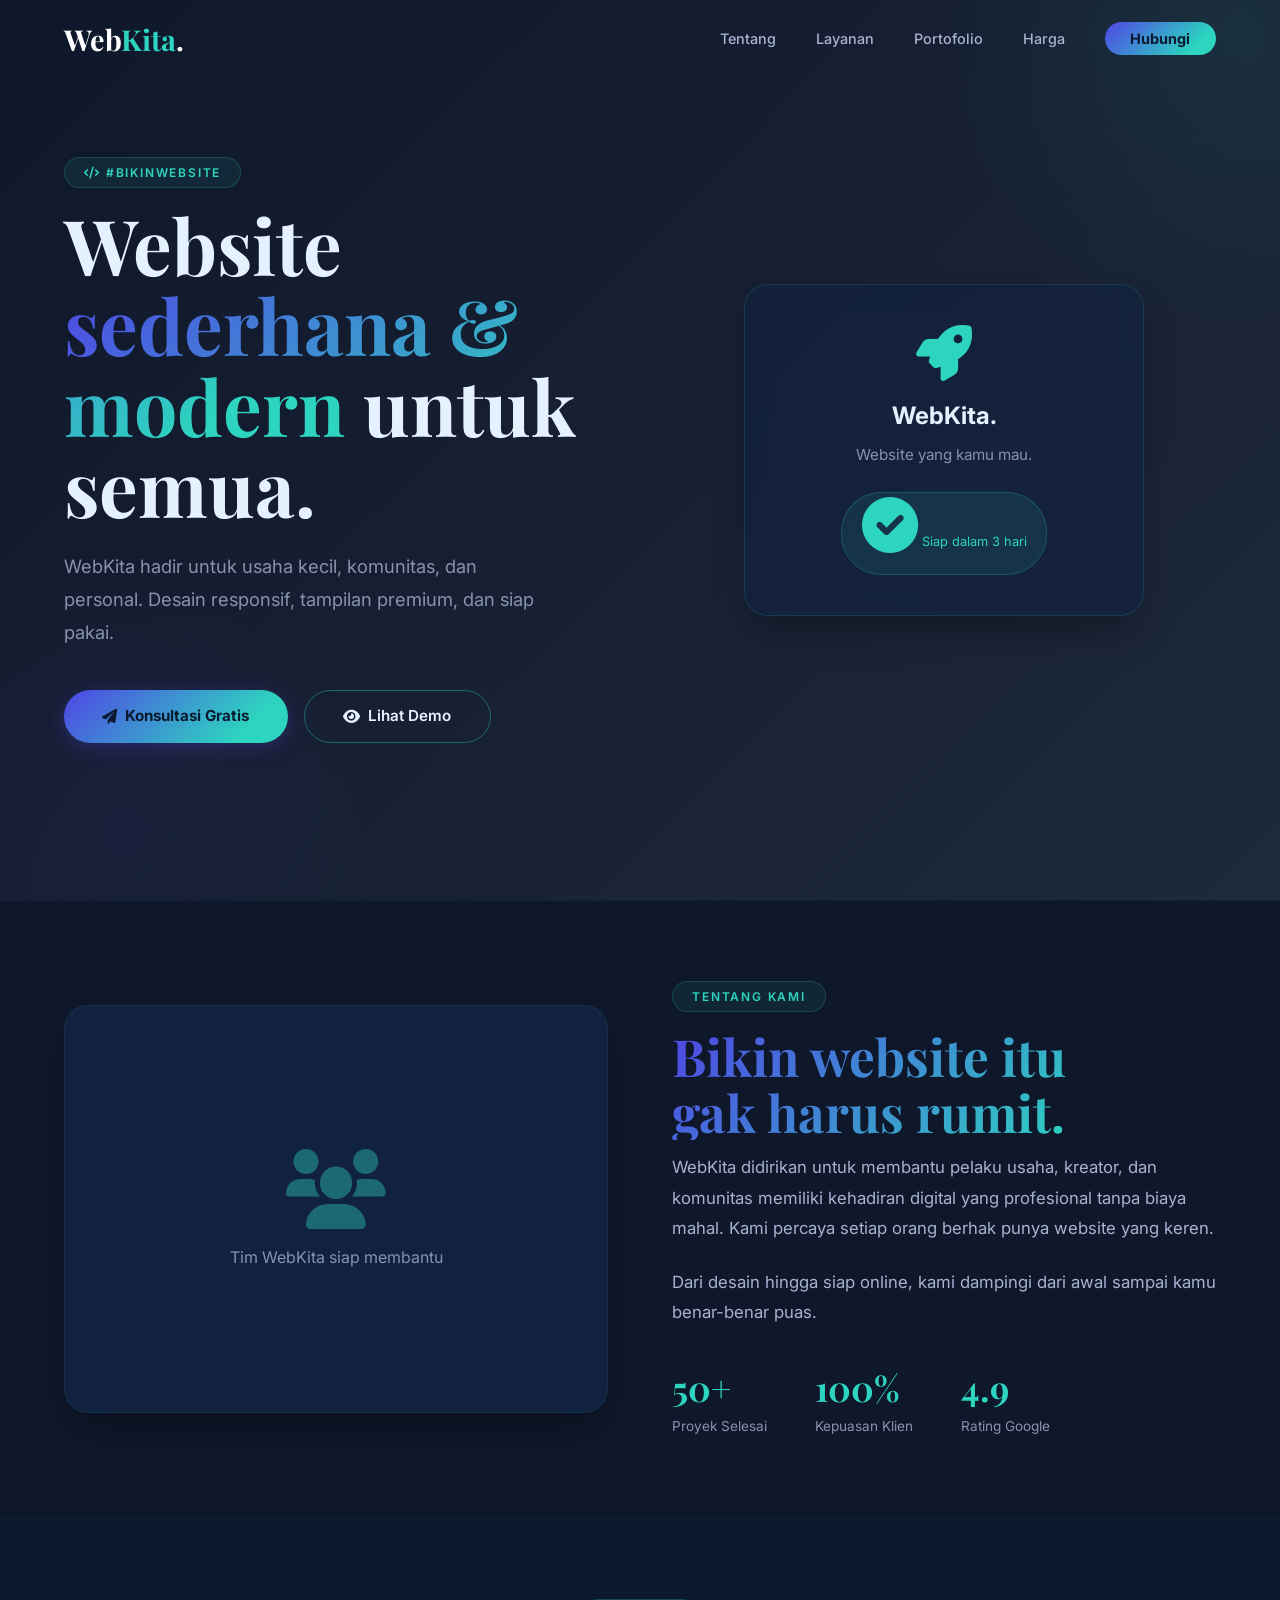
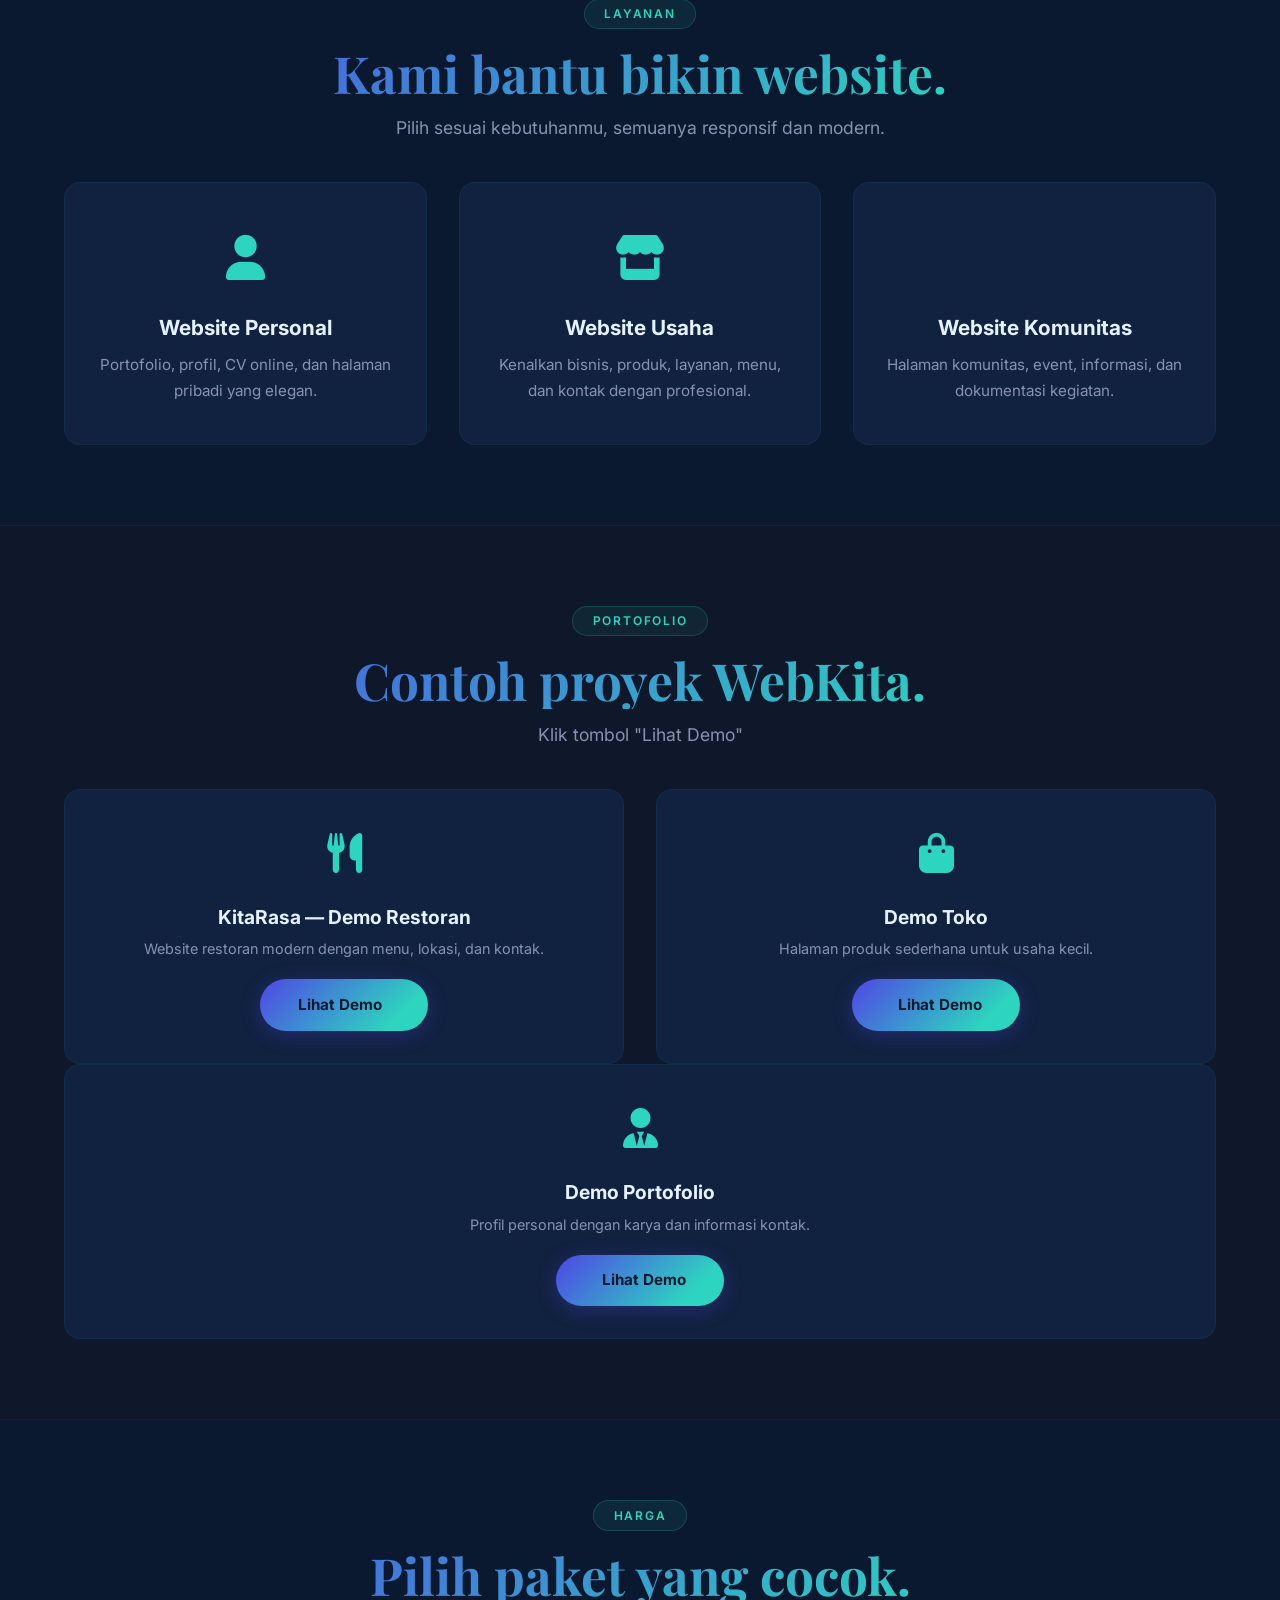
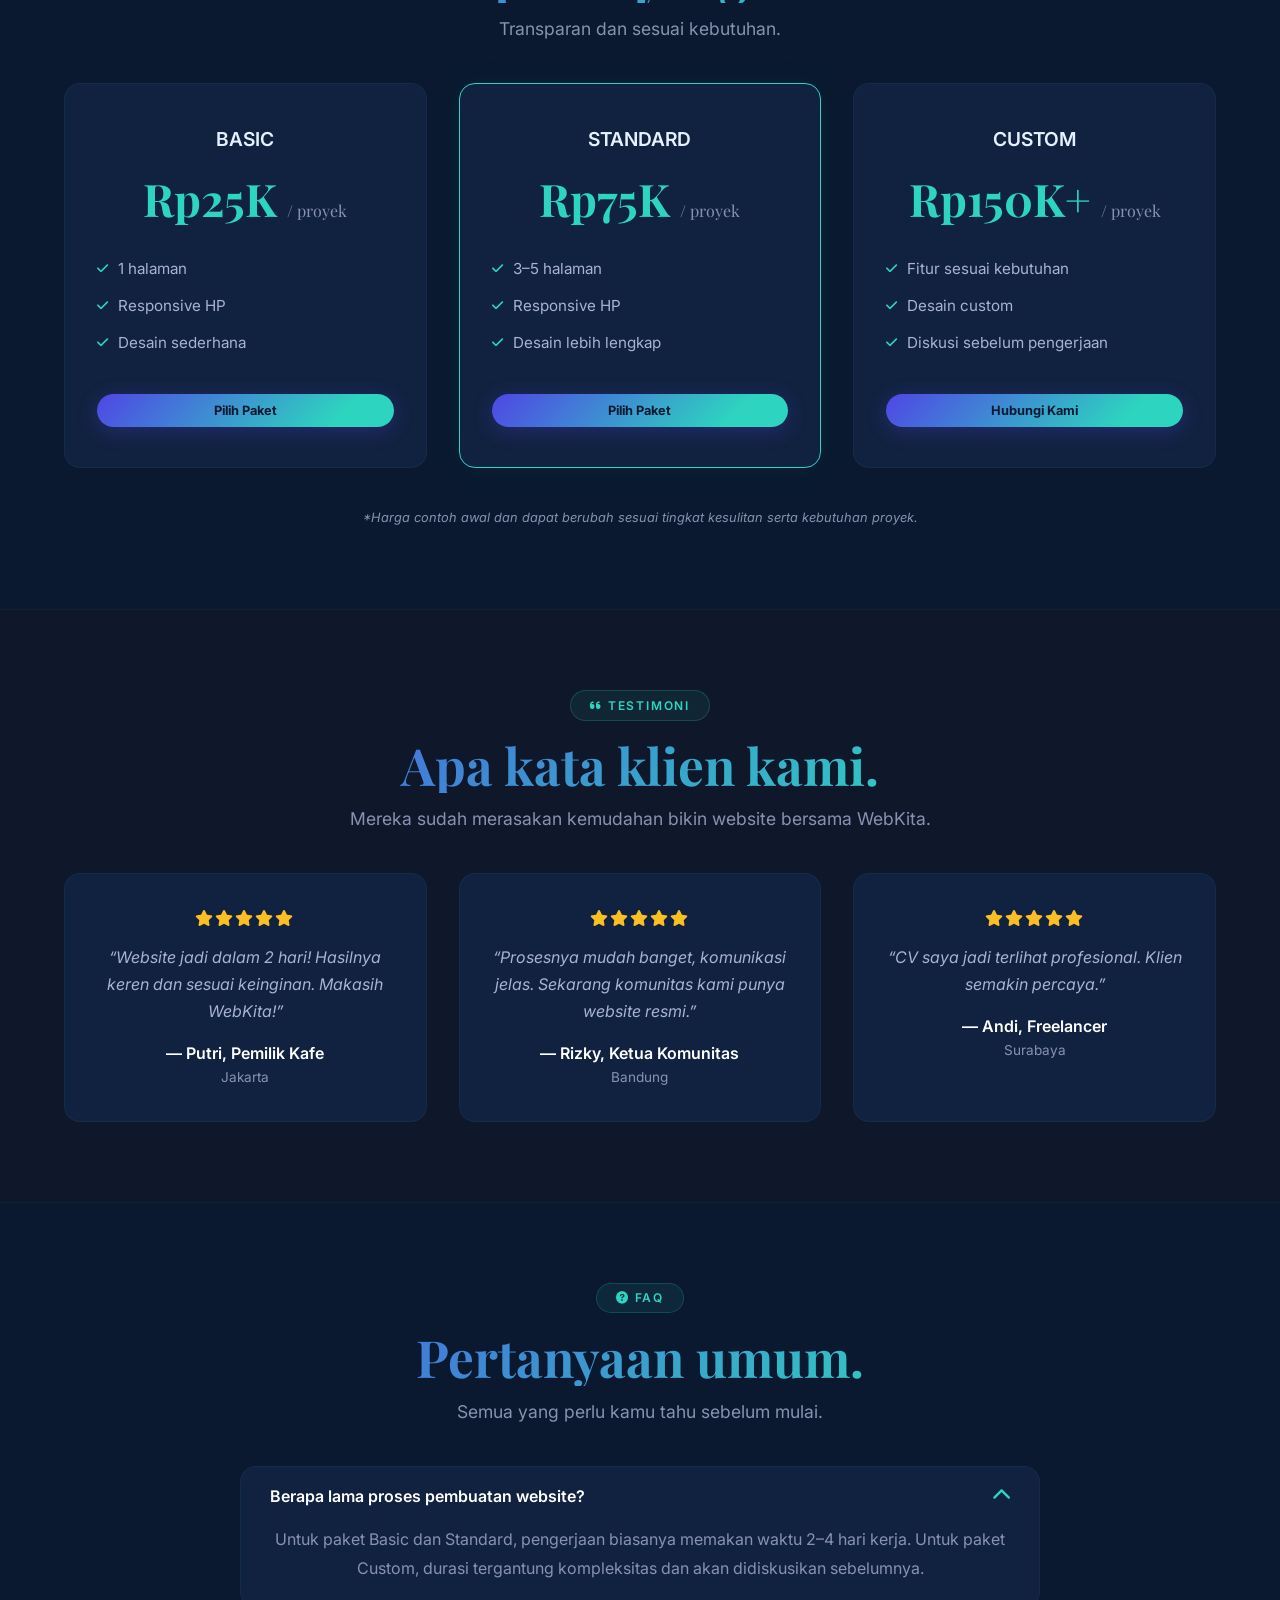
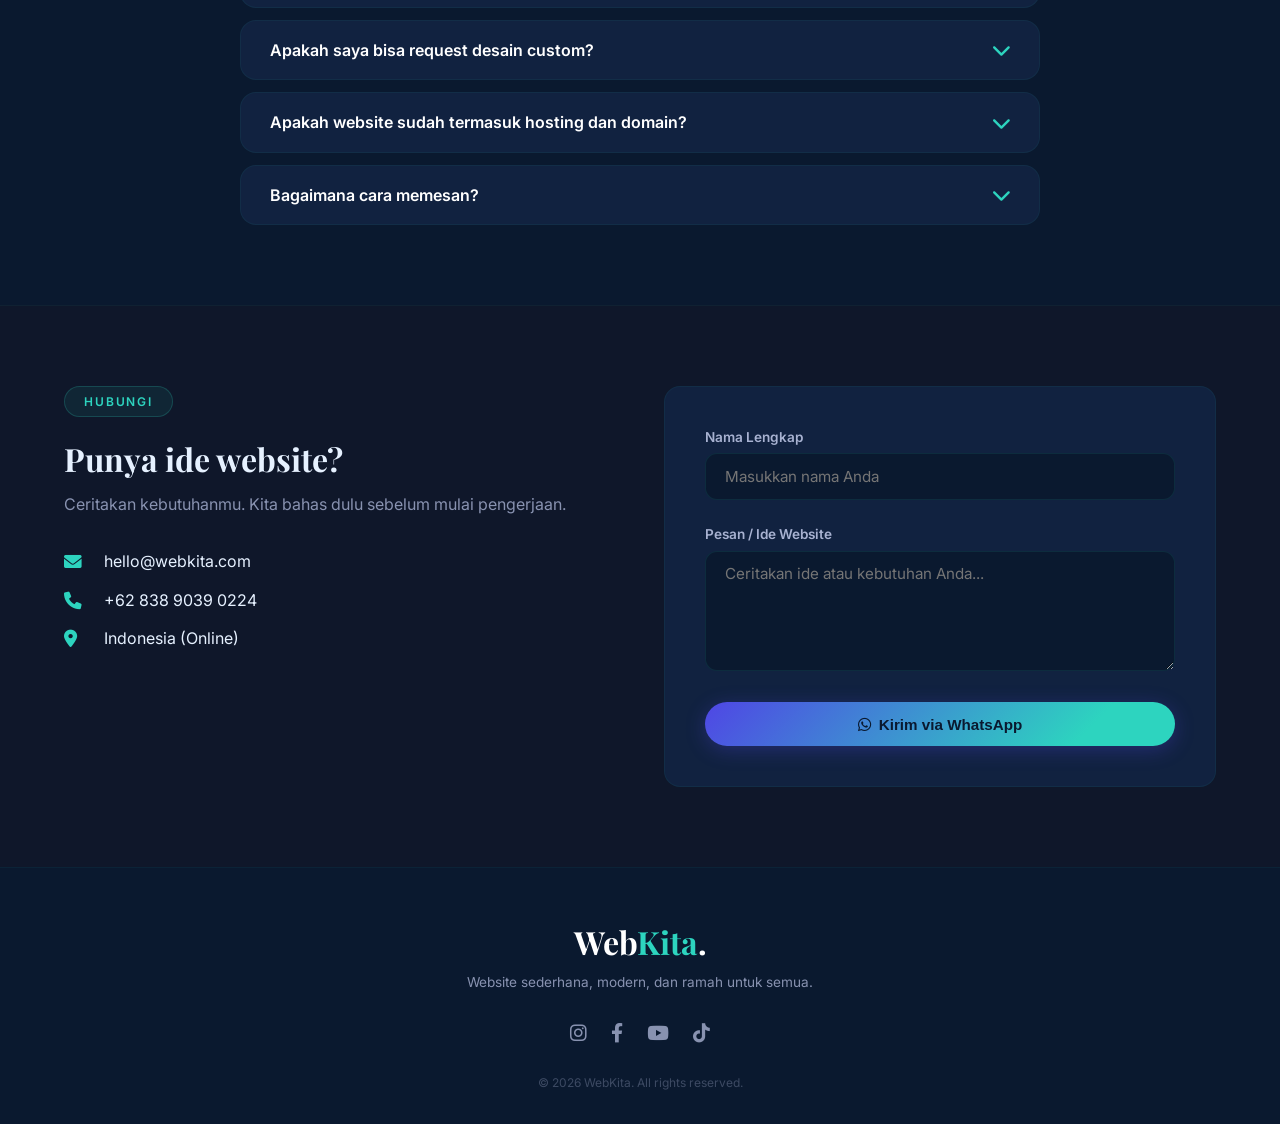
<file: index.html>
<!DOCTYPE html>
<html lang="id">
<head>
    <meta charset="UTF-8" />
    <meta name="viewport" content="width=device-width, initial-scale=1.0" />
    <title>WebKita · Website Untuk Semua</title>

    <!-- Google Fonts (Inter & Playfair untuk sentuhan elegan) -->
    <link rel="preconnect" href="https://fonts.googleapis.com" />
    <link rel="preconnect" href="https://fonts.gstatic.com" crossorigin />
    <link href="https://fonts.googleapis.com/css2?family=Inter:opsz,wght@14..32,300;14..32,400;14..32,600;14..32,700;14..32,800&family=Playfair+Display:ital,wght@0,700;1,700&display=swap" rel="stylesheet" />

    <!-- Font Awesome 6 (Icons) -->
    <link rel="stylesheet" href="https://cdnjs.cloudflare.com/ajax/libs/font-awesome/6.0.0-beta3/css/all.min.css" />

    <style>
        /* ============================================
                   RESET & VARIABLES
                ============================================ */
        * {
            margin: 0;
            padding: 0;
            box-sizing: border-box;
        }

        :root {
            --navy: #0a192f;
            --dark-card: #112240;
            --slate: #8892b0;
            --light-slate: #a8b2d1;
            --white: #e6f1ff;
            --teal: #2dd4bf;
            --teal-dark: #14b8a6;
            --indigo: #4f46e5;
            --gradient-main: linear-gradient(135deg, #0f172a 0%, #1e293b 100%);
            --gradient-hero: linear-gradient(135deg, #4f46e5 0%, #2dd4bf 80%);
            --shadow-card: 0 20px 40px -12px rgba(0, 0, 0, 0.4);
            --radius-lg: 24px;
            --radius-md: 16px;
            --transition: 0.3s cubic-bezier(0.25, 0.46, 0.45, 0.94);
        }

        html {
            scroll-behavior: smooth;
        }

        body {
            font-family: 'Inter', sans-serif;
            background-color: #0a192f;
            color: var(--white);
            line-height: 1.6;
            overflow-x: hidden;
        }

        .container {
            max-width: 1200px;
            margin: 0 auto;
            padding: 0 24px;
        }

        section {
            padding: 80px 0;
        }

        /* ============================================
                   TYPOGRAPHY & UTILITIES
                ============================================ */
        .section-tag {
            display: inline-block;
            font-size: 0.75rem;
            font-weight: 600;
            letter-spacing: 0.15em;
            text-transform: uppercase;
            color: var(--teal);
            background: rgba(45, 212, 191, 0.08);
            border: 1px solid rgba(45, 212, 191, 0.2);
            padding: 0.3rem 1.2rem;
            border-radius: 40px;
            margin-bottom: 1rem;
        }

        .section-title {
            font-family: 'Playfair Display', serif;
            font-size: clamp(2rem, 4.5vw, 3.2rem);
            font-weight: 700;
            line-height: 1.1;
            margin-bottom: 0.75rem;
            background: var(--gradient-hero);
            -webkit-background-clip: text;
            -webkit-text-fill-color: transparent;
            background-clip: text;
        }

        .section-subtitle {
            font-size: 1.1rem;
            color: var(--slate);
            max-width: 600px;
            margin: 0 auto 2.5rem auto;
        }

        .text-center {
            text-align: center;
        }

        .text-gradient {
            background: var(--gradient-hero);
            -webkit-background-clip: text;
            -webkit-text-fill-color: transparent;
            background-clip: text;
        }

        /* ============================================
                   BUTTONS
                ============================================ */
        .btn-primary {
            display: inline-flex;
            align-items: center;
            gap: 8px;
            background: var(--gradient-hero);
            color: #0a192f;
            font-weight: 700;
            font-size: 0.95rem;
            padding: 0.85rem 2.4rem;
            border-radius: 60px;
            border: none;
            cursor: pointer;
            transition: var(--transition);
            box-shadow: 0 4px 20px rgba(79, 70, 229, 0.3);
            text-decoration: none;
        }

        .btn-primary:hover {
            transform: translateY(-3px);
            box-shadow: 0 8px 32px rgba(45, 212, 191, 0.4);
        }

        .btn-outline {
            display: inline-flex;
            align-items: center;
            gap: 8px;
            background: transparent;
            color: var(--white);
            font-weight: 600;
            font-size: 0.95rem;
            padding: 0.85rem 2.4rem;
            border-radius: 60px;
            border: 1.5px solid rgba(45, 212, 191, 0.4);
            cursor: pointer;
            transition: var(--transition);
            text-decoration: none;
        }

        .btn-outline:hover {
            background: rgba(45, 212, 191, 0.1);
            border-color: var(--teal);
            transform: translateY(-3px);
        }

        .btn-small {
            padding: 0.4rem 1.2rem;
            font-size: 0.8rem;
            border-radius: 40px;
        }

        /* ============================================
                   NAVBAR
                ============================================ */
        .navbar {
            position: fixed;
            top: 0;
            left: 0;
            right: 0;
            z-index: 999;
            padding: 1rem 0;
            transition: var(--transition);
            background: transparent;
        }

        .navbar.scrolled {
            background: rgba(10, 25, 47, 0.85);
            backdrop-filter: blur(16px) saturate(180%);
            border-bottom: 1px solid rgba(45, 212, 191, 0.1);
            box-shadow: 0 4px 30px rgba(0, 0, 0, 0.3);
        }

        .navbar .container {
            display: flex;
            align-items: center;
            justify-content: space-between;
        }

        .nav-logo {
            font-family: 'Playfair Display', serif;
            font-size: 1.8rem;
            font-weight: 700;
            color: white;
            text-decoration: none;
        }

        .nav-logo span {
            color: var(--teal);
        }

        .nav-links {
            display: flex;
            align-items: center;
            gap: 2.5rem;
            list-style: none;
        }

        .nav-links a {
            color: var(--light-slate);
            text-decoration: none;
            font-size: 0.9rem;
            font-weight: 500;
            transition: var(--transition);
            position: relative;
        }

        .nav-links a::after {
            content: '';
            position: absolute;
            bottom: -4px;
            left: 0;
            width: 0;
            height: 2px;
            background: var(--teal);
            transition: var(--transition);
        }

        .nav-links a:hover {
            color: white;
        }

        .nav-links a:hover::after {
            width: 100%;
        }

        .nav-links .btn-nav {
            background: var(--gradient-hero);
            color: #0a192f;
            padding: 0.5rem 1.6rem;
            border-radius: 40px;
            font-weight: 700;
        }

        .nav-links .btn-nav::after {
            display: none;
        }

        .nav-links .btn-nav:hover {
            transform: scale(1.05);
            color: #0a192f;
        }

        /* Hamburger */
        .nav-toggle {
            display: none;
            flex-direction: column;
            gap: 6px;
            background: transparent;
            border: none;
            cursor: pointer;
            padding: 4px;
        }

        .nav-toggle span {
            display: block;
            width: 28px;
            height: 2.5px;
            background: white;
            border-radius: 4px;
            transition: var(--transition);
        }

        .nav-toggle.active span:nth-child(1) {
            transform: rotate(45deg) translate(6px, 6px);
        }
        .nav-toggle.active span:nth-child(2) {
            opacity: 0;
        }
        .nav-toggle.active span:nth-child(3) {
            transform: rotate(-45deg) translate(6px, -6px);
        }

        /* ============================================
                   HERO
                ============================================ */
        .hero {
            min-height: 100vh;
            display: flex;
            align-items: center;
            background: var(--gradient-main);
            position: relative;
            overflow: hidden;
            padding-top: 80px;
        }

        .hero::before {
            content: '';
            position: absolute;
            top: -30%;
            right: -20%;
            width: 600px;
            height: 600px;
            background: radial-gradient(circle, rgba(45, 212, 191, 0.08) 0%, transparent 70%);
            border-radius: 50%;
            pointer-events: none;
        }

        .hero::after {
            content: '';
            position: absolute;
            bottom: -20%;
            left: -10%;
            width: 500px;
            height: 500px;
            background: radial-gradient(circle, rgba(79, 70, 229, 0.06) 0%, transparent 70%);
            border-radius: 50%;
            pointer-events: none;
        }

        .hero-grid {
            display: grid;
            grid-template-columns: 1fr 1fr;
            gap: 4rem;
            align-items: center;
            position: relative;
            z-index: 2;
        }

        .hero-content h1 {
            font-family: 'Playfair Display', serif;
            font-size: clamp(2.8rem, 7vw, 4.8rem);
            font-weight: 700;
            line-height: 1.05;
            margin-bottom: 1.5rem;
        }

        .hero-content h1 .highlight {
            background: var(--gradient-hero);
            -webkit-background-clip: text;
            -webkit-text-fill-color: transparent;
            background-clip: text;
        }

        .hero-content p {
            font-size: 1.15rem;
            color: var(--slate);
            max-width: 480px;
            margin-bottom: 2.5rem;
            line-height: 1.8;
        }

        .hero-buttons {
            display: flex;
            flex-wrap: wrap;
            gap: 1rem;
        }

        .hero-visual {
            display: flex;
            justify-content: center;
            align-items: center;
        }

        .hero-card-float {
            background: rgba(17, 34, 64, 0.6);
            backdrop-filter: blur(12px);
            border: 1px solid rgba(45, 212, 191, 0.15);
            border-radius: var(--radius-lg);
            padding: 2.5rem 2rem;
            text-align: center;
            width: 100%;
            max-width: 400px;
            box-shadow: var(--shadow-card);
            animation: float 6s ease-in-out infinite;
        }

        @keyframes float {
            0%,
            100% {
                transform: translateY(0px);
            }
            50% {
                transform: translateY(-16px);
            }
        }

        .hero-card-float i {
            font-size: 3.5rem;
            color: var(--teal);
            margin-bottom: 1rem;
        }
        .hero-card-float h3 {
            font-size: 1.5rem;
            margin-bottom: 0.5rem;
        }
        .hero-card-float p {
            color: var(--slate);
            font-size: 0.95rem;
        }
        .hero-card-float .badge {
            display: inline-block;
            margin-top: 1.5rem;
            background: rgba(45, 212, 191, 0.1);
            padding: 0.3rem 1.2rem;
            border-radius: 40px;
            font-size: 0.8rem;
            color: var(--teal);
            border: 1px solid rgba(45, 212, 191, 0.2);
        }

        /* ============================================
                   TENTANG KAMI (NEW - C)
                ============================================ */
        .section-about {
            background: #0f172a;
            border-top: 1px solid rgba(45, 212, 191, 0.05);
            border-bottom: 1px solid rgba(45, 212, 191, 0.05);
        }

        .about-grid {
            display: grid;
            grid-template-columns: 1fr 1fr;
            gap: 4rem;
            align-items: center;
        }

        .about-image {
            background: var(--dark-card);
            border-radius: var(--radius-lg);
            aspect-ratio: 4/3;
            display: flex;
            flex-direction: column;
            align-items: center;
            justify-content: center;
            border: 1px solid rgba(45, 212, 191, 0.08);
            box-shadow: var(--shadow-card);
        }

        .about-image i {
            font-size: 5rem;
            color: var(--teal);
            opacity: 0.4;
            margin-bottom: 1rem;
        }
        .about-image p {
            color: var(--slate);
        }

        .about-text p {
            color: var(--light-slate);
            font-size: 1.05rem;
            line-height: 1.8;
            margin-bottom: 1.5rem;
        }

        .about-text .stats-mini {
            display: flex;
            gap: 3rem;
            margin-top: 2rem;
        }

        .about-text .stats-mini .stat-item {
            display: flex;
            flex-direction: column;
        }

        .about-text .stats-mini .stat-number {
            font-family: 'Playfair Display', serif;
            font-size: 2.2rem;
            font-weight: 700;
            color: var(--teal);
        }

        .about-text .stats-mini .stat-label {
            font-size: 0.85rem;
            color: var(--slate);
        }

        /* ============================================
                   LAYANAN (Services)
                ============================================ */
        .section-services {
            background: #0a192f;
        }

        .service-grid {
            display: grid;
            grid-template-columns: repeat(auto-fit, minmax(250px, 1fr));
            gap: 2rem;
            margin-top: 1rem;
        }

        .service-card {
            background: var(--dark-card);
            padding: 2.5rem 2rem;
            border-radius: var(--radius-md);
            border: 1px solid rgba(45, 212, 191, 0.06);
            transition: var(--transition);
            text-align: center;
        }

        .service-card:hover {
            transform: translateY(-8px);
            border-color: rgba(45, 212, 191, 0.3);
            box-shadow: 0 20px 40px -12px rgba(0, 0, 0, 0.5);
        }

        .service-card .icon {
            font-size: 2.8rem;
            color: var(--teal);
            margin-bottom: 1rem;
            display: block;
        }

        .service-card h3 {
            font-size: 1.3rem;
            margin-bottom: 0.5rem;
        }

        .service-card p {
            color: var(--slate);
            font-size: 0.95rem;
            line-height: 1.7;
        }

        /* ============================================
                   PORTOFOLIO + MODAL (B & C)
                ============================================ */
        .section-portfolio {
            background: #0f172a;
            border-top: 1px solid rgba(45, 212, 191, 0.05);
            border-bottom: 1px solid rgba(45, 212, 191, 0.05);
        }

        .portfolio-grid {
            display: grid;
            grid-template-columns: repeat(auto-fit, minmax(280px, 1fr));
            gap: 2rem;
        }

        .portfolio-card {
            background: var(--dark-card);
            border-radius: var(--radius-md);
            padding: 2rem;
            border: 1px solid rgba(45, 212, 191, 0.06);
            transition: var(--transition);
            cursor: pointer;
        }

        .portfolio-card:hover {
            transform: translateY(-6px);
            border-color: var(--teal);
            box-shadow: var(--shadow-card);
        }

        .portfolio-card .card-icon {
            font-size: 2.5rem;
            color: var(--teal);
            margin-bottom: 1rem;
            display: block;
        }

        .portfolio-card h4 {
            font-size: 1.2rem;
            margin-bottom: 0.3rem;
        }

        .portfolio-card p {
            color: var(--slate);
            font-size: 0.9rem;
            margin-bottom: 1.2rem;
        }

        .portfolio-card .btn-trigger {
            color: var(--teal);
            font-weight: 600;
            font-size: 0.9rem;
            display: inline-flex;
            align-items: center;
            gap: 6px;
            transition: var(--transition);
        }

        .portfolio-card .btn-trigger i {
            transition: var(--transition);
        }

        .portfolio-card:hover .btn-trigger i {
            transform: translateX(4px);
        }

        /* Modal */
        .modal-overlay {
            position: fixed;
            top: 0;
            left: 0;
            width: 100%;
            height: 100%;
            background: rgba(10, 25, 47, 0.85);
            backdrop-filter: blur(8px);
            z-index: 1000;
            display: none;
            justify-content: center;
            align-items: center;
            padding: 1.5rem;
        }

        .modal-overlay.active {
            display: flex;
        }

        .modal-box {
            background: var(--dark-card);
            max-width: 600px;
            width: 100%;
            padding: 2.5rem;
            border-radius: var(--radius-lg);
            border: 1px solid rgba(45, 212, 191, 0.15);
            box-shadow: 0 30px 60px -20px rgba(0, 0, 0, 0.8);
            position: relative;
            animation: modalFade 0.3s ease;
        }

        @keyframes modalFade {
            from {
                opacity: 0;
                transform: scale(0.9) translateY(20px);
            }
            to {
                opacity: 1;
                transform: scale(1) translateY(0);
            }
        }

        .modal-box .close-modal {
            position: absolute;
            top: 1rem;
            right: 1.5rem;
            font-size: 1.8rem;
            color: var(--slate);
            cursor: pointer;
            transition: var(--transition);
            background: none;
            border: none;
        }

        .modal-box .close-modal:hover {
            color: white;
            transform: rotate(90deg);
        }

        .modal-box .modal-icon {
            font-size: 3rem;
            color: var(--teal);
            margin-bottom: 0.5rem;
        }

        .modal-box h3 {
            font-size: 1.8rem;
            margin-bottom: 0.5rem;
        }

        .modal-box .modal-meta {
            color: var(--teal);
            font-size: 0.85rem;
            font-weight: 600;
            margin-bottom: 1rem;
            display: block;
        }

        .modal-box p {
            color: var(--light-slate);
            line-height: 1.8;
        }

        /* ============================================
                   HARGA (Pricing)
                ============================================ */
        .section-pricing {
            background: #0a192f;
        }

        .pricing-grid {
            display: grid;
            grid-template-columns: repeat(auto-fit, minmax(260px, 1fr));
            gap: 2rem;
            align-items: stretch;
        }

        .pricing-card {
            background: var(--dark-card);
            border-radius: var(--radius-md);
            padding: 2.5rem 2rem;
            border: 1px solid rgba(45, 212, 191, 0.06);
            transition: var(--transition);
            display: flex;
            flex-direction: column;
        }

        .pricing-card:hover {
            transform: translateY(-6px);
            border-color: rgba(45, 212, 191, 0.3);
            box-shadow: var(--shadow-card);
        }

        .pricing-card.popular {
            border-color: var(--teal);
            box-shadow: 0 0 30px rgba(45, 212, 191, 0.05);
        }

        .pricing-card .plan-name {
            font-size: 1.2rem;
            font-weight: 600;
            color: var(--white);
        }

        .pricing-card .price {
            font-family: 'Playfair Display', serif;
            font-size: 2.8rem;
            font-weight: 700;
            color: var(--teal);
            margin: 0.5rem 0 1rem;
        }

        .pricing-card .price small {
            font-size: 1rem;
            font-weight: 400;
            color: var(--slate);
        }

        .pricing-card ul {
            list-style: none;
            margin-bottom: 2rem;
            flex-grow: 1;
        }

        .pricing-card ul li {
            padding: 0.4rem 0;
            color: var(--light-slate);
            font-size: 0.95rem;
            display: flex;
            align-items: center;
            gap: 10px;
        }

        .pricing-card ul li i {
            color: var(--teal);
            font-size: 0.8rem;
        }

        .pricing-card .btn-primary {
            width: 100%;
            justify-content: center;
        }

        .pricing-note {
            font-size: 0.8rem;
            color: var(--slate);
            margin-top: 2.5rem;
            font-style: italic;
        }

        /* ============================================
                   TESTIMONIALS (NEW - C)
                ============================================ */
        .section-testimonials {
            background: #0f172a;
            border-top: 1px solid rgba(45, 212, 191, 0.05);
            border-bottom: 1px solid rgba(45, 212, 191, 0.05);
        }

        .testimonial-grid {
            display: grid;
            grid-template-columns: repeat(auto-fit, minmax(280px, 1fr));
            gap: 2rem;
        }

        .testimonial-card {
            background: var(--dark-card);
            padding: 2rem;
            border-radius: var(--radius-md);
            border: 1px solid rgba(45, 212, 191, 0.06);
            transition: var(--transition);
        }

        .testimonial-card:hover {
            border-color: rgba(45, 212, 191, 0.2);
        }

        .testimonial-card .stars {
            color: #fbbf24;
            margin-bottom: 0.75rem;
            letter-spacing: 2px;
        }

        .testimonial-card blockquote {
            color: var(--light-slate);
            font-style: italic;
            line-height: 1.7;
            margin-bottom: 1rem;
        }

        .testimonial-card .author {
            display: flex;
            flex-direction: column;
        }

        .testimonial-card .author .name {
            font-weight: 600;
            color: white;
        }

        .testimonial-card .author .role {
            font-size: 0.85rem;
            color: var(--slate);
        }

        /* ============================================
                   FAQ (NEW - C) (Accordion)
                ============================================ */
        .section-faq {
            background: #0a192f;
        }

        .faq-list {
            max-width: 800px;
            margin: 1rem auto 0;
            display: flex;
            flex-direction: column;
            gap: 0.75rem;
        }

        .faq-item {
            background: var(--dark-card);
            border-radius: var(--radius-md);
            border: 1px solid rgba(45, 212, 191, 0.06);
            overflow: hidden;
            transition: var(--transition);
        }

        .faq-item:hover {
            border-color: rgba(45, 212, 191, 0.15);
        }

        .faq-question {
            display: flex;
            justify-content: space-between;
            align-items: center;
            padding: 1.2rem 1.8rem;
            cursor: pointer;
            background: transparent;
            border: none;
            color: white;
            font-size: 1rem;
            font-weight: 600;
            width: 100%;
            text-align: left;
            font-family: 'Inter', sans-serif;
            transition: var(--transition);
        }

        .faq-question:hover {
            background: rgba(45, 212, 191, 0.03);
        }

        .faq-question i {
            color: var(--teal);
            transition: var(--transition);
            font-size: 1.2rem;
        }

        .faq-item.active .faq-question i {
            transform: rotate(180deg);
        }

        .faq-answer {
            max-height: 0;
            overflow: hidden;
            transition: max-height 0.4s ease, padding 0.3s ease;
            padding: 0 1.8rem;
            color: var(--slate);
            line-height: 1.8;
        }

        .faq-item.active .faq-answer {
            max-height: 300px;
            padding: 0 1.8rem 1.5rem 1.8rem;
        }

        /* ============================================
                   KONTAK (Form with validation - B)
                ============================================ */
        .section-contact {
            background: #0f172a;
            border-top: 1px solid rgba(45, 212, 191, 0.05);
        }

        .contact-wrap {
            display: grid;
            grid-template-columns: 1fr 1fr;
            gap: 3rem;
            align-items: start;
        }

        .contact-info h3 {
            font-family: 'Playfair Display', serif;
            font-size: 2rem;
            margin-bottom: 0.5rem;
        }

        .contact-info p {
            color: var(--slate);
            margin-bottom: 2rem;
        }

        .contact-info .detail {
            display: flex;
            align-items: center;
            gap: 1rem;
            margin-bottom: 0.8rem;
        }

        .contact-info .detail i {
            width: 24px;
            color: var(--teal);
            font-size: 1.1rem;
        }

        .contact-form {
            background: var(--dark-card);
            padding: 2.5rem;
            border-radius: var(--radius-md);
            border: 1px solid rgba(45, 212, 191, 0.06);
        }

        .contact-form .form-group {
            margin-bottom: 1.5rem;
        }

        .contact-form label {
            display: block;
            font-size: 0.85rem;
            font-weight: 600;
            color: var(--light-slate);
            margin-bottom: 0.3rem;
        }

        .contact-form input,
        .contact-form textarea {
            width: 100%;
            padding: 0.8rem 1.2rem;
            background: #0a192f;
            border: 1px solid rgba(45, 212, 191, 0.1);
            border-radius: 12px;
            color: white;
            font-family: 'Inter', sans-serif;
            transition: var(--transition);
            font-size: 0.95rem;
        }

        .contact-form input:focus,
        .contact-form textarea:focus {
            outline: none;
            border-color: var(--teal);
            box-shadow: 0 0 0 3px rgba(45, 212, 191, 0.1);
        }

        .contact-form textarea {
            min-height: 120px;
            resize: vertical;
        }

        .contact-form .error-message {
            color: #f87171;
            font-size: 0.8rem;
            margin-top: 0.2rem;
            display: none;
        }

        .contact-form .error-message.show {
            display: block;
        }

        .contact-form input.error,
        .contact-form textarea.error {
            border-color: #f87171;
        }

        .form-success {
            display: none;
            background: rgba(45, 212, 191, 0.08);
            border: 1px solid var(--teal);
            padding: 1rem;
            border-radius: 12px;
            color: var(--teal);
            text-align: center;
            margin-top: 1rem;
        }

        .form-success.show {
            display: block;
        }

        /* ============================================
                   FOOTER
                ============================================ */
        .footer {
            padding: 3rem 0 2rem;
            background: #0a192f;
            border-top: 1px solid rgba(45, 212, 191, 0.05);
            text-align: center;
        }

        .footer .footer-logo {
            font-family: 'Playfair Display', serif;
            font-size: 2rem;
            font-weight: 700;
            color: white;
        }

        .footer .footer-logo span {
            color: var(--teal);
        }

        .footer p {
            color: var(--slate);
            font-size: 0.85rem;
            margin-top: 0.3rem;
        }

        .footer .socials {
            display: flex;
            justify-content: center;
            gap: 1.5rem;
            margin: 1.5rem 0;
        }

        .footer .socials a {
            color: var(--slate);
            font-size: 1.2rem;
            transition: var(--transition);
        }

        .footer .socials a:hover {
            color: var(--teal);
            transform: translateY(-3px);
        }

        /* ============================================
                   SCROLL ANIMATIONS (B)
                ============================================ */
        .fade-up {
            opacity: 0;
            transform: translateY(40px);
            transition: opacity 0.8s ease, transform 0.8s ease;
        }

        .fade-up.visible {
            opacity: 1;
            transform: translateY(0);
        }

        /* ============================================
                   RESPONSIVE
                ============================================ */
        @media (max-width: 992px) {
            .hero-grid {
                grid-template-columns: 1fr;
                text-align: center;
                gap: 2rem;
            }

            .hero-content p {
                margin-left: auto;
                margin-right: auto;
            }

            .hero-buttons {
                justify-content: center;
            }

            .hero-visual {
                order: -1;
            }

            .about-grid {
                grid-template-columns: 1fr;
                text-align: center;
            }

            .about-text .stats-mini {
                justify-content: center;
            }

            .contact-wrap {
                grid-template-columns: 1fr;
            }

            .contact-info {
                text-align: center;
            }
            .contact-info .detail {
                justify-content: center;
            }
        }

        @media (max-width: 768px) {
            .nav-links {
                display: none;
                flex-direction: column;
                position: absolute;
                top: 100%;
                left: 0;
                right: 0;
                background: rgba(10, 25, 47, 0.98);
                backdrop-filter: blur(16px);
                padding: 2rem 1.5rem;
                border-radius: 0 0 var(--radius-md) var(--radius-md);
                border: 1px solid rgba(45, 212, 191, 0.05);
                gap: 1.5rem;
            }

            .nav-links.open {
                display: flex;
            }

            .nav-toggle {
                display: flex;
            }

            .hero-card-float {
                max-width: 100%;
            }

            .pricing-grid {
                grid-template-columns: 1fr;
                max-width: 400px;
                margin: 0 auto;
            }

            .portfolio-grid {
                grid-template-columns: 1fr;
            }

            .service-grid {
                grid-template-columns: 1fr 1fr;
            }
        }

        @media (max-width: 480px) {
            .service-grid {
                grid-template-columns: 1fr;
            }

            .hero-content h1 {
                font-size: 2.2rem;
            }

            .modal-box {
                padding: 1.8rem;
            }
        }
    </style>
</head>

<body>

    <!-- ============================================
    NAVBAR
    ============================================ -->
    <nav class="navbar" id="navbar">
        <div class="container">
            <a href="#" class="nav-logo">Web<span>Kita</span>.</a>

            <ul class="nav-links" id="navLinks">
                <li><a href="#about">Tentang</a></li>
                <li><a href="#services">Layanan</a></li>
                <li><a href="#portfolio">Portofolio</a></li>
                <li><a href="#pricing">Harga</a></li>
                <li><a href="#contact" class="btn-nav">Hubungi</a></li>
            </ul>

            <button class="nav-toggle" id="navToggle" aria-label="Toggle navigation">
                <span></span>
                <span></span>
                <span></span>
            </button>
        </div>
    </nav>

    <!-- ============================================
    HERO
    ============================================ -->
    <section class="hero" id="home">
        <div class="container">
            <div class="hero-grid">
                <div class="hero-content">
                    <span class="section-tag"><i class="fas fa-code"></i> #BikinWebsite</span>
                    <h1>
                        Website <br /><span class="highlight">sederhana & modern</span>
                        untuk semua.
                    </h1>
                    <p>
                        WebKita hadir untuk usaha kecil, komunitas, dan personal.
                        Desain responsif, tampilan premium, dan siap pakai.
                    </p>
                    <div class="hero-buttons">
                        <a href="#contact" class="btn-primary"><i class="fas fa-paper-plane"></i> Konsultasi Gratis</a>
                        <a href="#portfolio" class="btn-outline"><i class="fas fa-eye"></i> Lihat Demo</a>
                    </div>
                </div>
                <div class="hero-visual">
                    <div class="hero-card-float">
                        <i class="fas fa-rocket"></i>
                        <h3>WebKita.</h3>
                        <p>Website yang kamu mau.</p>
                        <span class="badge"><i class="fas fa-check-circle"></i> Siap dalam 3 hari</span>
                    </div>
                </div>
            </div>
        </div>
    </section>

    <!-- ============================================
    TENTANG KAMI (NEW - C)
    ============================================ -->
    <section class="section-about" id="about">
        <div class="container">
            <div class="about-grid fade-up">
                <div class="about-image">
                    <i class="fas fa-users"></i>
                    <p>Tim WebKita siap membantu</p>
                </div>
                <div class="about-text">
                    <span class="section-tag">Tentang Kami</span>
                    <h2 class="section-title">Bikin website itu <br />gak harus rumit.</h2>
                    <p>
                        WebKita didirikan untuk membantu pelaku usaha, kreator, dan komunitas
                        memiliki kehadiran digital yang profesional tanpa biaya mahal.
                        Kami percaya setiap orang berhak punya website yang keren.
                    </p>
                    <p>
                        Dari desain hingga siap online, kami dampingi dari awal sampai
                        kamu benar-benar puas.
                    </p>
                    <div class="stats-mini">
                        <div class="stat-item">
                            <span class="stat-number">50+</span>
                            <span class="stat-label">Proyek Selesai</span>
                        </div>
                        <div class="stat-item">
                            <span class="stat-number">100%</span>
                            <span class="stat-label">Kepuasan Klien</span>
                        </div>
                        <div class="stat-item">
                            <span class="stat-number">4.9</span>
                            <span class="stat-label">Rating Google</span>
                        </div>
                    </div>
                </div>
            </div>
        </div>
    </section>

    <!-- ============================================
    LAYANAN (Services)
    ============================================ -->
    <section class="section-services" id="services">
        <div class="container text-center">
            <span class="section-tag">Layanan</span>
            <h2 class="section-title">Kami bantu bikin website.</h2>
            <p class="section-subtitle">Pilih sesuai kebutuhanmu, semuanya responsif dan modern.</p>

            <div class="service-grid">
                <div class="service-card fade-up">
                    <span class="icon"><i class="fas fa-user"></i></span>
                    <h3>Website Personal</h3>
                    <p>Portofolio, profil, CV online, dan halaman pribadi yang elegan.</p>
                </div>
                <div class="service-card fade-up">
                    <span class="icon"><i class="fas fa-store"></i></span>
                    <h3>Website Usaha</h3>
                    <p>Kenalkan bisnis, produk, layanan, menu, dan kontak dengan profesional.</p>
                </div>
                <div class="service-card fade-up">
                    <span class="icon"><i class="fas fa-people-group"></i></span>
                    <h3>Website Komunitas</h3>
                    <p>Halaman komunitas, event, informasi, dan dokumentasi kegiatan.</p>
                </div>
            </div>
        </div>
    </section>

    <!-- ============================================
    PORTOFOLIO + MODAL (B & C)
    ============================================ -->
    <section class="section-portfolio" id="portfolio">
        <div class="container text-center">
            <span class="section-tag">Portofolio</span>
            <h2 class="section-title">Contoh proyek WebKita.</h2>
            <p class="section-subtitle">Klik tombol "Lihat Demo"</p>

            <div class="portfolio-grid">
                <!-- Item 1 -->
                <div class="portfolio-card fade-up">
                    <span class="card-icon"><i class="fas fa-utensils"></i></span>
                    <h4>KitaRasa — Demo Restoran</h4>
                    <p>Website restoran modern dengan menu, lokasi, dan kontak.</p>
                    <a href="demo-restoran.html" class="btn-primary">
    Lihat Demo <i class="fas fas-arrow-right"></i>
</a>
                    </a>
                </div>

                <!-- Item 2 -->
                <div class="portfolio-card fade-up">
                    <span class="card-icon"><i class="fas fa-bag-shopping"></i></span>
                    <h4>Demo Toko</h4>
                    <p>Halaman produk sederhana untuk usaha kecil.</p>
    <a href="demo-toko.html"class="btn-primary">
        <i class="fas-arrow-right"></i> Lihat Demo
    </a>
</div>
                </div>

                <!-- Item 3 -->
                <div class="portfolio-card fade-up">
                    <span class="card-icon"><i class="fas fa-user-tie"></i></span>
                    <h4>Demo Portofolio</h4>
                    <p>Profil personal dengan karya dan informasi kontak.</p>
                   <a href="demo-portofolio.html"class="btn-primary">
        <i class="fas-arrow-right"></i> Lihat Demo
    </a>
            </div>
        </div>
    </section>

    <!-- ===== MODAL OVERLAY ===== -->

    <div class="modal-overlay" id="modal2">
        <div class="modal-box">
            <button class="close-modal">&times;</button>
            <div class="modal-icon"><i class="fas fa-bag-shopping"></i></div>
            <h3>Demo Toko</h3>
            <span class="modal-meta">🛠 HTML, CSS, JS</span>
            <p>
                Halaman produk sederhana untuk usaha kecil. Menampilkan daftar produk,
                harga, dan tombol beli. Cocok untuk toko fisik atau online.
                <br /><br />
                <strong>Fitur:</strong> Grid produk, keranjang simulasi, footer kontak.
            </p>
        </div>
    </div>

    <div class="modal-overlay" id="modal3">
        <div class="modal-box">
            <button class="close-modal">&times;</button>
            <div class="modal-icon"><i class="fas fa-user-tie"></i></div>
            <h3>Demo Portofolio</h3>
            <span class="modal-meta">🛠 HTML, CSS, JS</span>
            <p>
                Profil personal dengan galeri karya, testimoni klien, dan informasi
                kontak. Desain minimalis namun berkelas.
                <br /><br />
                <strong>Fitur:</strong> Hero profile, grid karya, form kontak.
            </p>
        </div>
    </div>

    <!-- ============================================
    HARGA (Pricing)
    ============================================ -->
    <section class="section-pricing" id="pricing">
        <div class="container text-center">
            <span class="section-tag">Harga</span>
            <h2 class="section-title">Pilih paket yang cocok.</h2>
            <p class="section-subtitle">Transparan dan sesuai kebutuhan.</p>

            <div class="pricing-grid">
                <!-- Basic -->
                <div class="pricing-card fade-up">
                    <span class="plan-name">BASIC</span>
                    <div class="price">Rp25K <small>/ proyek</small></div>
                    <ul>
                        <li><i class="fas fa-check"></i> 1 halaman</li>
                        <li><i class="fas fa-check"></i> Responsive HP</li>
                        <li><i class="fas fa-check"></i> Desain sederhana</li>
                    </ul>
                    <a href="#contact" class="btn-primary btn-small">Pilih Paket</a>
                </div>

                <!-- Standard (Popular) -->
                <div class="pricing-card popular fade-up">
                    <span class="plan-name">STANDARD</span>
                    <div class="price">Rp75K <small>/ proyek</small></div>
                    <ul>
                        <li><i class="fas fa-check"></i> 3–5 halaman</li>
                        <li><i class="fas fa-check"></i> Responsive HP</li>
                        <li><i class="fas fa-check"></i> Desain lebih lengkap</li>
                    </ul>
                    <a href="#contact" class="btn-primary btn-small">Pilih Paket</a>
                </div>

                <!-- Custom -->
                <div class="pricing-card fade-up">
                    <span class="plan-name">CUSTOM</span>
                    <div class="price">Rp150K+ <small>/ proyek</small></div>
                    <ul>
                        <li><i class="fas fa-check"></i> Fitur sesuai kebutuhan</li>
                        <li><i class="fas fa-check"></i> Desain custom</li>
                        <li><i class="fas fa-check"></i> Diskusi sebelum pengerjaan</li>
                    </ul>
                    <a href="#contact" class="btn-primary btn-small">Hubungi Kami</a>
                </div>
            </div>
            <p class="pricing-note">
                *Harga contoh awal dan dapat berubah sesuai tingkat kesulitan serta kebutuhan proyek.
            </p>
        </div>
    </section>

    <!-- ============================================
    TESTIMONIALS (NEW - C)
    ============================================ -->
    <section class="section-testimonials" id="testimonials">
        <div class="container text-center">
            <span class="section-tag"><i class="fas fa-quote-left"></i> Testimoni</span>
            <h2 class="section-title">Apa kata klien kami.</h2>
            <p class="section-subtitle">Mereka sudah merasakan kemudahan bikin website bersama WebKita.</p>

            <div class="testimonial-grid">
                <div class="testimonial-card fade-up">
                    <div class="stars"><i class="fas fa-star"></i><i class="fas fa-star"></i><i class="fas fa-star"></i><i class="fas fa-star"></i><i class="fas fa-star"></i></div>
                    <blockquote>“Website jadi dalam 2 hari! Hasilnya keren dan sesuai keinginan. Makasih WebKita!”</blockquote>
                    <div class="author">
                        <span class="name">— Putri, Pemilik Kafe</span>
                        <span class="role">Jakarta</span>
                    </div>
                </div>
                <div class="testimonial-card fade-up">
                    <div class="stars"><i class="fas fa-star"></i><i class="fas fa-star"></i><i class="fas fa-star"></i><i class="fas fa-star"></i><i class="fas fa-star"></i></div>
                    <blockquote>“Prosesnya mudah banget, komunikasi jelas. Sekarang komunitas kami punya website resmi.”</blockquote>
                    <div class="author">
                        <span class="name">— Rizky, Ketua Komunitas</span>
                        <span class="role">Bandung</span>
                    </div>
                </div>
                <div class="testimonial-card fade-up">
                    <div class="stars"><i class="fas fa-star"></i><i class="fas fa-star"></i><i class="fas fa-star"></i><i class="fas fa-star"></i><i class="fas fa-star"></i></div>
                    <blockquote>“CV saya jadi terlihat profesional. Klien semakin percaya.”</blockquote>
                    <div class="author">
                        <span class="name">— Andi, Freelancer</span>
                        <span class="role">Surabaya</span>
                    </div>
                </div>
            </div>
        </div>
    </section>

    <!-- ============================================
    FAQ (NEW - C) (Accordion)
    ============================================ -->
    <section class="section-faq" id="faq">
        <div class="container text-center">
            <span class="section-tag"><i class="fas fa-circle-question"></i> FAQ</span>
            <h2 class="section-title">Pertanyaan umum.</h2>
            <p class="section-subtitle">Semua yang perlu kamu tahu sebelum mulai.</p>

            <div class="faq-list">
                <div class="faq-item active">
                    <button class="faq-question">
                        Berapa lama proses pembuatan website?
                        <i class="fas fa-chevron-down"></i>
                    </button>
                    <div class="faq-answer">
                        Untuk paket Basic dan Standard, pengerjaan biasanya memakan waktu 2–4 hari kerja. Untuk paket Custom, durasi tergantung kompleksitas dan akan didiskusikan sebelumnya.
                    </div>
                </div>
                <div class="faq-item">
                    <button class="faq-question">
                        Apakah saya bisa request desain custom?
                        <i class="fas fa-chevron-down"></i>
                    </button>
                    <div class="faq-answer">
                        Tentu! Paket Custom sepenuhnya bisa menyesuaikan desain yang Anda inginkan. Kami akan diskusi terlebih dahulu untuk memastikan hasil akhir sesuai ekspektasi.
                    </div>
                </div>
                <div class="faq-item">
                    <button class="faq-question">
                        Apakah website sudah termasuk hosting dan domain?
                        <i class="fas fa-chevron-down"></i>
                    </button>
                    <div class="faq-answer">
                        Untuk saat ini, kami fokus pada pembuatan website. Hosting dan domain bisa kami bantu rekomendasikan atau kelola dengan biaya tambahan sesuai kebutuhan.
                    </div>
                </div>
                <div class="faq-item">
                    <button class="faq-question">
                        Bagaimana cara memesan?
                        <i class="fas fa-chevron-down"></i>
                    </button>
                    <div class="faq-answer">
                        Anda bisa langsung hubungi kami via WhatsApp. Kami akan merespon dalam 1x24 jam untuk diskusi kebutuhan Anda.
                    </div>
                </div>
            </div>
        </div>
    </section>

    <!-- ============================================
    KONTAK (Form with validation - B)
    ============================================ -->
  <!-- ===== KONTAK SECTION ===== -->
<section class="section-contact" id="contact">
    <div class="container">
        <div class="contact-wrap">
            <div class="contact-info fade-up">
                <span class="section-tag">Hubungi</span>
                <h3>Punya ide website?</h3>
                <p>Ceritakan kebutuhanmu. Kita bahas dulu sebelum mulai pengerjaan.</p>

                <div class="detail">
                    <i class="fas fa-envelope"></i>
                    <span>hello@webkita.com</span>
                </div>
                <div class="detail">
                    <i class="fas fa-phone"></i>
                    <span>+62 838 9039 0224</span>
                </div>
                <div class="detail">
                    <i class="fas fa-location-dot"></i>
                    <span>Indonesia (Online)</span>
                </div>
            </div>

            <div class="contact-form fade-up">
                <!-- FORM dengan ID "waForm" -->
                <form id="waForm" novalidate>
                    <div class="form-group">
                        <label for="name">Nama Lengkap</label>
                        <input type="text" id="name" placeholder="Masukkan nama Anda" required />
                        <div class="error-message" id="nameError">Nama harus diisi.</div>
                    </div>
                    <div class="form-group">
                        <label for="message">Pesan / Ide Website</label>
                        <textarea id="message" placeholder="Ceritakan ide atau kebutuhan Anda..." required></textarea>
                        <div class="error-message" id="messageError">Pesan harus diisi.</div>
                    </div>
                    <button type="submit" class="btn-primary" style="width:100%; justify-content:center;">
                        <i class="fab fa-whatsapp"></i> Kirim via WhatsApp
                    </button>
                    <div class="form-success" id="formSuccess">
                        <i class="fas fa-check-circle"></i> Pesan siap dikirim! WhatsApp akan terbuka.
                    </div>
                </form>
            </div>
        </div>
    </div>
</section>

<!-- ============================================
JAVASCRIPT UNTUK WHATSAPP FORM
============================================ -->
<script>
    (function() {
        // Ganti dengan nomor WhatsApp Anda (pakai kode negara, tanpa "+" atau "0" di awal)
        const WA_NUMBER = '6283890390224';

        const form = document.getElementById('waForm');
        const nameInput = document.getElementById('name');
        const messageInput = document.getElementById('message');
        const nameError = document.getElementById('nameError');
        const messageError = document.getElementById('messageError');
        const successDiv = document.getElementById('formSuccess');

        // Sembunyikan pesan sukses awal
        successDiv.style.display = 'none';

        // Fungsi validasi sederhana
        function validateForm() {
            let valid = true;

            // Reset error
            nameError.classList.remove('show');
            messageError.classList.remove('show');
            nameInput.classList.remove('error');
            messageInput.classList.remove('error');

            if (nameInput.value.trim() === '') {
                nameError.classList.add('show');
                nameInput.classList.add('error');
                valid = false;
            }

            if (messageInput.value.trim() === '') {
                messageError.classList.add('show');
                messageInput.classList.add('error');
                valid = false;
            }

            return valid;
        }

        // Event submit
        form.addEventListener('submit', function(e) {
            e.preventDefault();

            if (!validateForm()) {
                return;
            }

            // Ambil nilai
            const nama = nameInput.value.trim();
            const pesan = messageInput.value.trim();

            // Buat pesan WhatsApp
            const waMessage = `Halo WebKita! Saya *${nama}* ingin konsultasi tentang website.%0A%0A*Ide / kebutuhan saya:*%0A${pesan}%0A%0ATolong infokan lebih lanjut. Terima kasih.`;

            // Encode untuk URL
            const encodedMessage = encodeURIComponent(waMessage);

            // Buat link WhatsApp
            const waUrl = `https://wa.me/${WA_NUMBER}?text=${encodedMessage}`;

            // Tampilkan pesan sukses sebentar
            successDiv.style.display = 'block';
            successDiv.textContent = '✅ Pesan siap dikirim! WhatsApp akan terbuka.';

            // Reset form setelah 1 detik
            setTimeout(() => {
                form.reset();
                // Sembunyikan sukses setelah 4 detik
                setTimeout(() => {
                    successDiv.style.display = 'none';
                }, 4000);
            }, 1000);

            // Buka WhatsApp di tab baru (atau langsung di mobile)
            window.open(waUrl, '_blank');
        });

        // Hilangkan error saat mengetik
        nameInput.addEventListener('input', function() {
            if (this.value.trim() !== '') {
                nameError.classList.remove('show');
                this.classList.remove('error');
            }
        });

        messageInput.addEventListener('input', function() {
            if (this.value.trim() !== '') {
                messageError.classList.remove('show');
                this.classList.remove('error');
            }
        });

        console.log('✅ Form WhatsApp siap digunakan!');
    })();
</script>

    <!-- ============================================
    FOOTER
    ============================================ -->
    <footer class="footer">
        <div class="container">
            <div class="footer-logo">Web<span>Kita</span>.</div>
            <p>Website sederhana, modern, dan ramah untuk semua.</p>
            <div class="socials">
                <a href="#" aria-label="Instagram"><i class="fab fa-instagram"></i></a>
                <a href="#" aria-label="Facebook"><i class="fab fa-facebook-f"></i></a>
                <a href="#" aria-label="YouTube"><i class="fab fa-youtube"></i></a>
                <a href="#" aria-label="TikTok"><i class="fab fa-tiktok"></i></a>
            </div>
            <p style="font-size:0.75rem; opacity:0.4;">&copy; 2026 WebKita. All rights reserved.</p>
        </div>
    </footer>

    <!-- ============================================
    JAVASCRIPT (Semua interaktivitas - B)
    ============================================ -->
    <script>
        // ============================================
        // 1. NAVBAR: Sticky + Blur (B)
        // ============================================
        const navbar = document.getElementById('navbar');
        window.addEventListener('scroll', () => {
            if (window.scrollY > 30) {
                navbar.classList.add('scrolled');
            } else {
                navbar.classList.remove('scrolled');
            }
        });

        // ============================================
        // 2. MOBILE TOGGLE (B)
        // ============================================
        const toggle = document.getElementById('navToggle');
        const navLinks = document.getElementById('navLinks');

        toggle.addEventListener('click', () => {
            toggle.classList.toggle('active');
            navLinks.classList.toggle('open');
        });

        document.querySelectorAll('.nav-links a').forEach(link => {
            link.addEventListener('click', () => {
                toggle.classList.remove('active');
                navLinks.classList.remove('open');
            });
        });

        // ============================================
        // 3. SCROLL ANIMATION (Intersection Observer - B)
        // ============================================
        const fadeElements = document.querySelectorAll('.fade-up');

        const observer = new IntersectionObserver((entries) => {
            entries.forEach(entry => {
                if (entry.isIntersecting) {
                    entry.target.classList.add('visible');
                }
            });
        }, {
            threshold: 0.1,
            rootMargin: '0px 0px -20px 0px'
        });

        fadeElements.forEach(el => observer.observe(el));

        // ============================================
        // 4. MODAL PORTOFOLIO (B & C)
        // ============================================
        const modalTriggers = document.querySelectorAll('[data-modal]');
        const modalOverlays = document.querySelectorAll('.modal-overlay');
        const closeButtons = document.querySelectorAll('.close-modal');

        modalTriggers.forEach(trigger => {
            trigger.addEventListener('click', (e) => {
                e.preventDefault();
                const targetId = trigger.getAttribute('data-modal');
                const targetModal = document.getElementById(targetId);
                if (targetModal) {
                    targetModal.classList.add('active');
                    document.body.style.overflow = 'hidden';
                }
            });
        });

        closeButtons.forEach(btn => {
            btn.addEventListener('click', () => {
                modalOverlays.forEach(modal => modal.classList.remove('active'));
                document.body.style.overflow = '';
            });
        });

        modalOverlays.forEach(overlay => {
            overlay.addEventListener('click', (e) => {
                if (e.target === overlay) {
                    overlay.classList.remove('active');
                    document.body.style.overflow = '';
                }
            });
        });

        // ============================================
        // 5. FAQ ACCORDION (C)
        // ============================================
        const faqItems = document.querySelectorAll('.faq-item');

        faqItems.forEach(item => {
            const question = item.querySelector('.faq-question');
            question.addEventListener('click', () => {
                // Close others (optional, but good UX)
                faqItems.forEach(other => {
                    if (other !== item && other.classList.contains('active')) {
                        other.classList.remove('active');
                    }
                });
                item.classList.toggle('active');
            });
        });

        // ============================================
        // 6. FORM VALIDATION (B)
        // ============================================
        const form = document.getElementById('contactForm');
        const nameInput = document.getElementById('name');
        const emailInput = document.getElementById('email');
        const messageInput = document.getElementById('message');
        const nameError = document.getElementById('nameError');
        const emailError = document.getElementById('emailError');
        const messageError = document.getElementById('messageError');
        const successMessage = document.getElementById('formSuccess');

        function validateEmail(email) {
            return /^[^\s@]+@[^\s@]+\.[^\s@]+$/.test(email);
        }

        function showError(input, errorEl) {
            input.classList.add('error');
            errorEl.classList.add('show');
        }

        function clearError(input, errorEl) {
            input.classList.remove('error');
            errorEl.classList.remove('show');
        }

        form.addEventListener('submit', (e) => {
            e.preventDefault();

            let isValid = true;

            // Validate Name
            if (nameInput.value.trim() === '') {
                showError(nameInput, nameError);
                isValid = false;
            } else {
                clearError(nameInput, nameError);
            }

            // Validate Email
            if (!validateEmail(emailInput.value.trim())) {
                showError(emailInput, emailError);
                isValid = false;
            } else {
                clearError(emailInput, emailError);
            }

            // Validate Message
            if (messageInput.value.trim() === '') {
                showError(messageInput, messageError);
                isValid = false;
            } else {
                clearError(messageInput, messageError);
            }

            if (isValid) {
                // Simulate sending
                successMessage.classList.add('show');
                form.reset();
                setTimeout(() => {
                    successMessage.classList.remove('show');
                }, 5000);
            }
        });

        // Real-time validation clearing
        nameInput.addEventListener('input', () => {
            if (nameInput.value.trim() !== '') clearError(nameInput, nameError);
        });
        emailInput.addEventListener('input', () => {
            if (validateEmail(emailInput.value.trim())) clearError(emailInput, emailError);
        });
        messageInput.addEventListener('input', () => {
            if (messageInput.value.trim() !== '') clearError(messageInput, messageError);
        });

        console.log('🚀 WebKita siap!');
    </script>

</body>
</html>
</file>
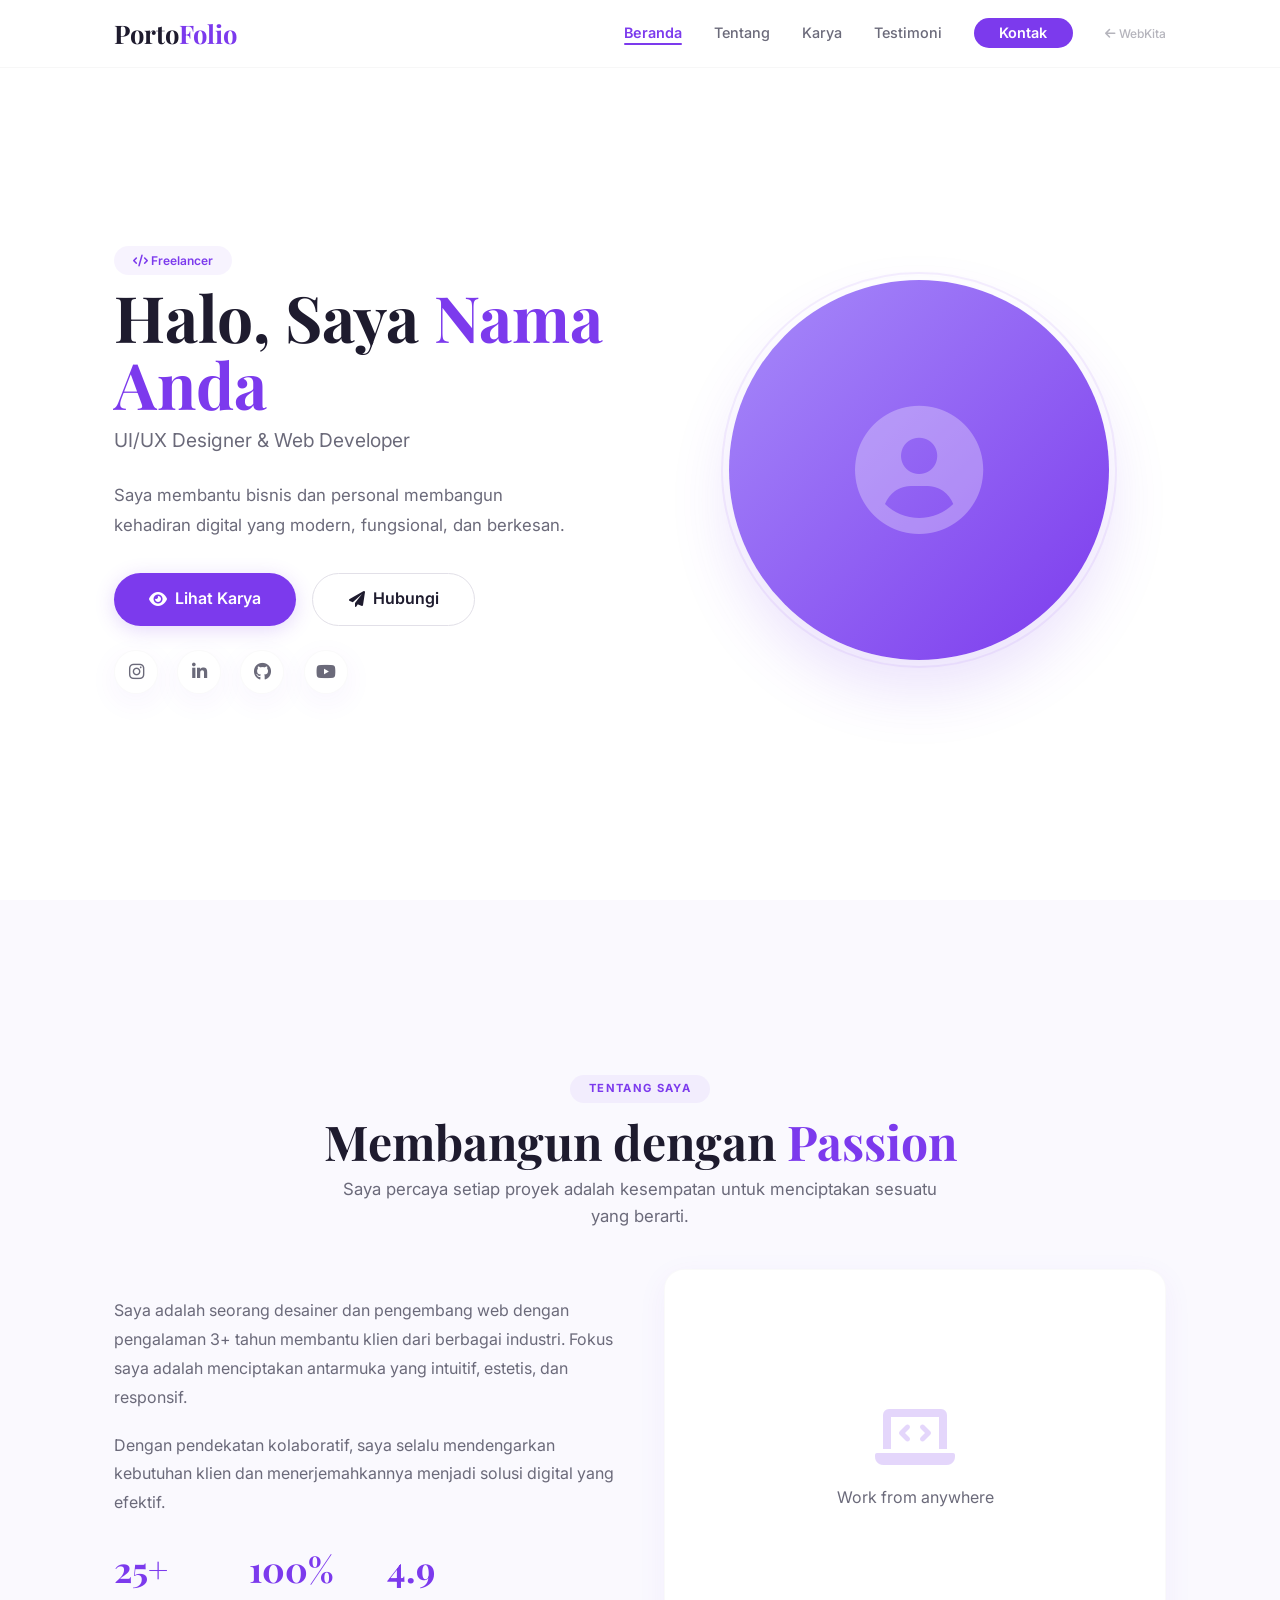
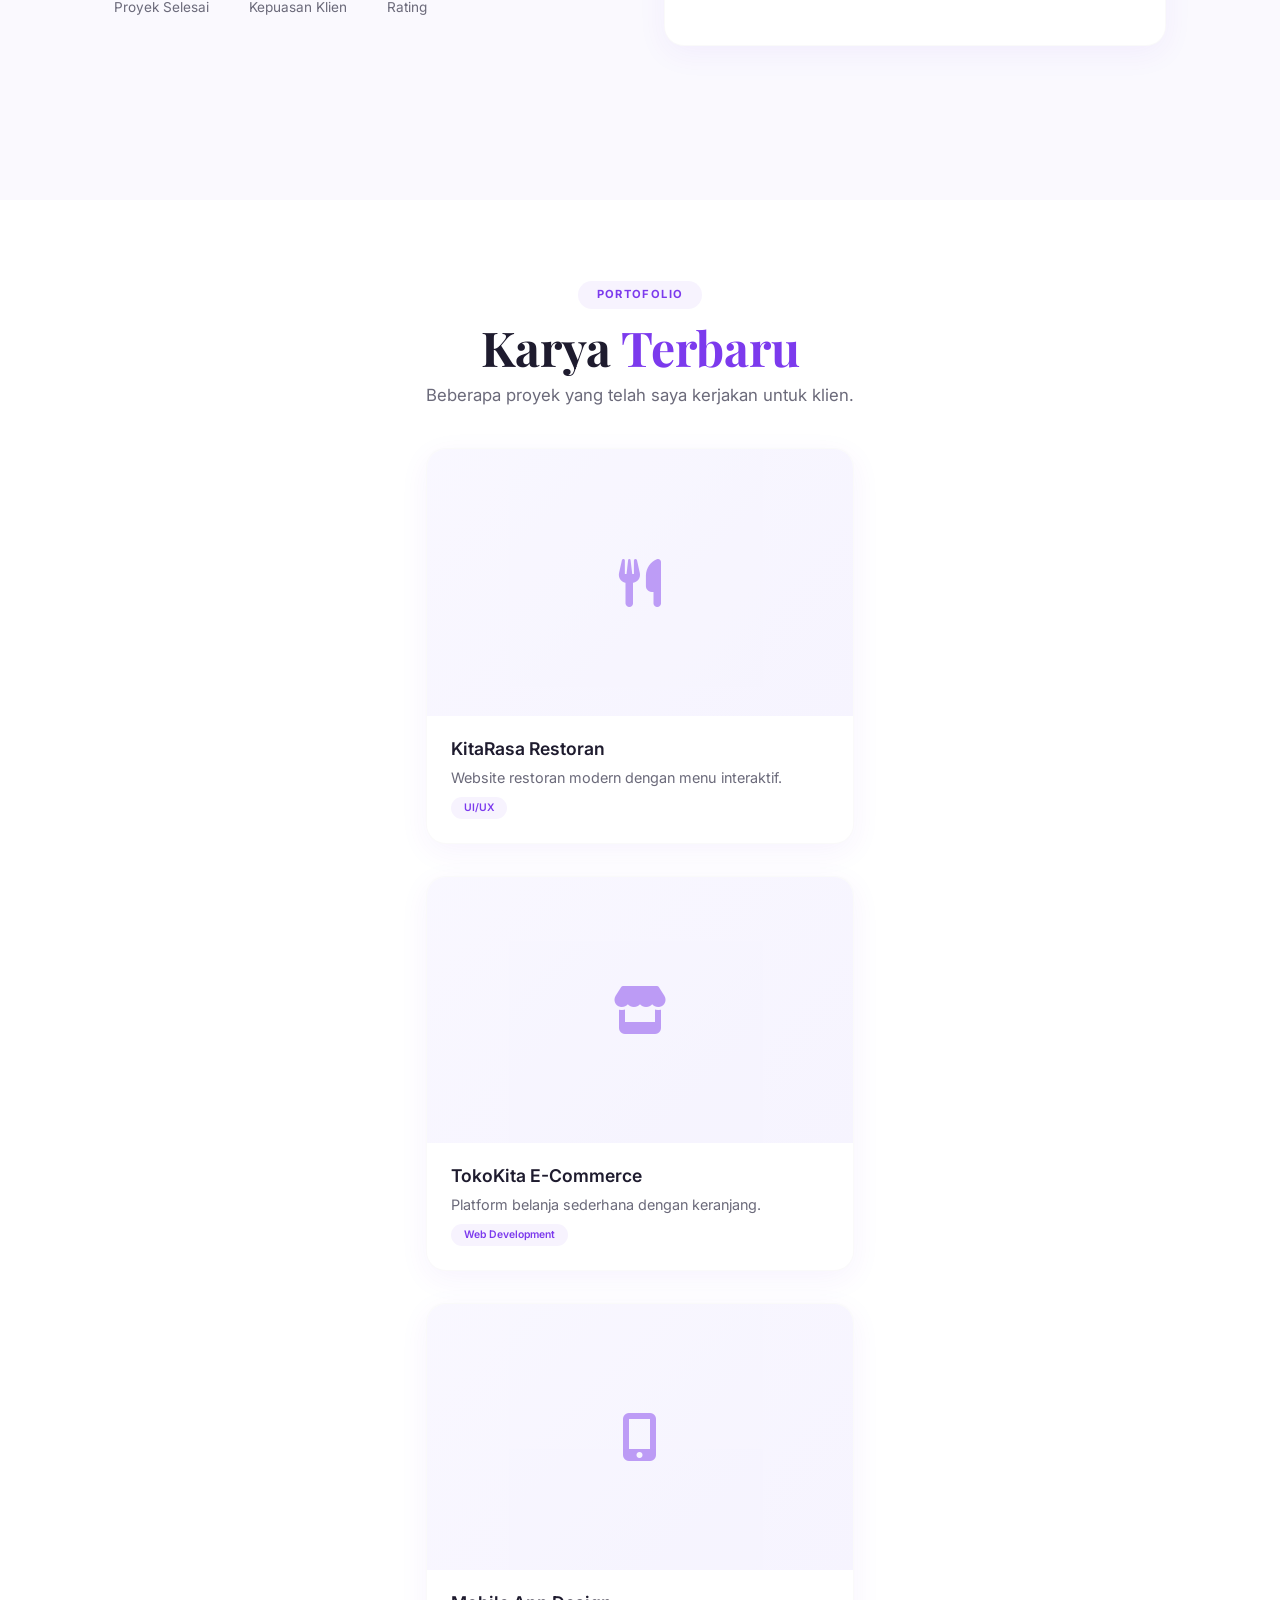
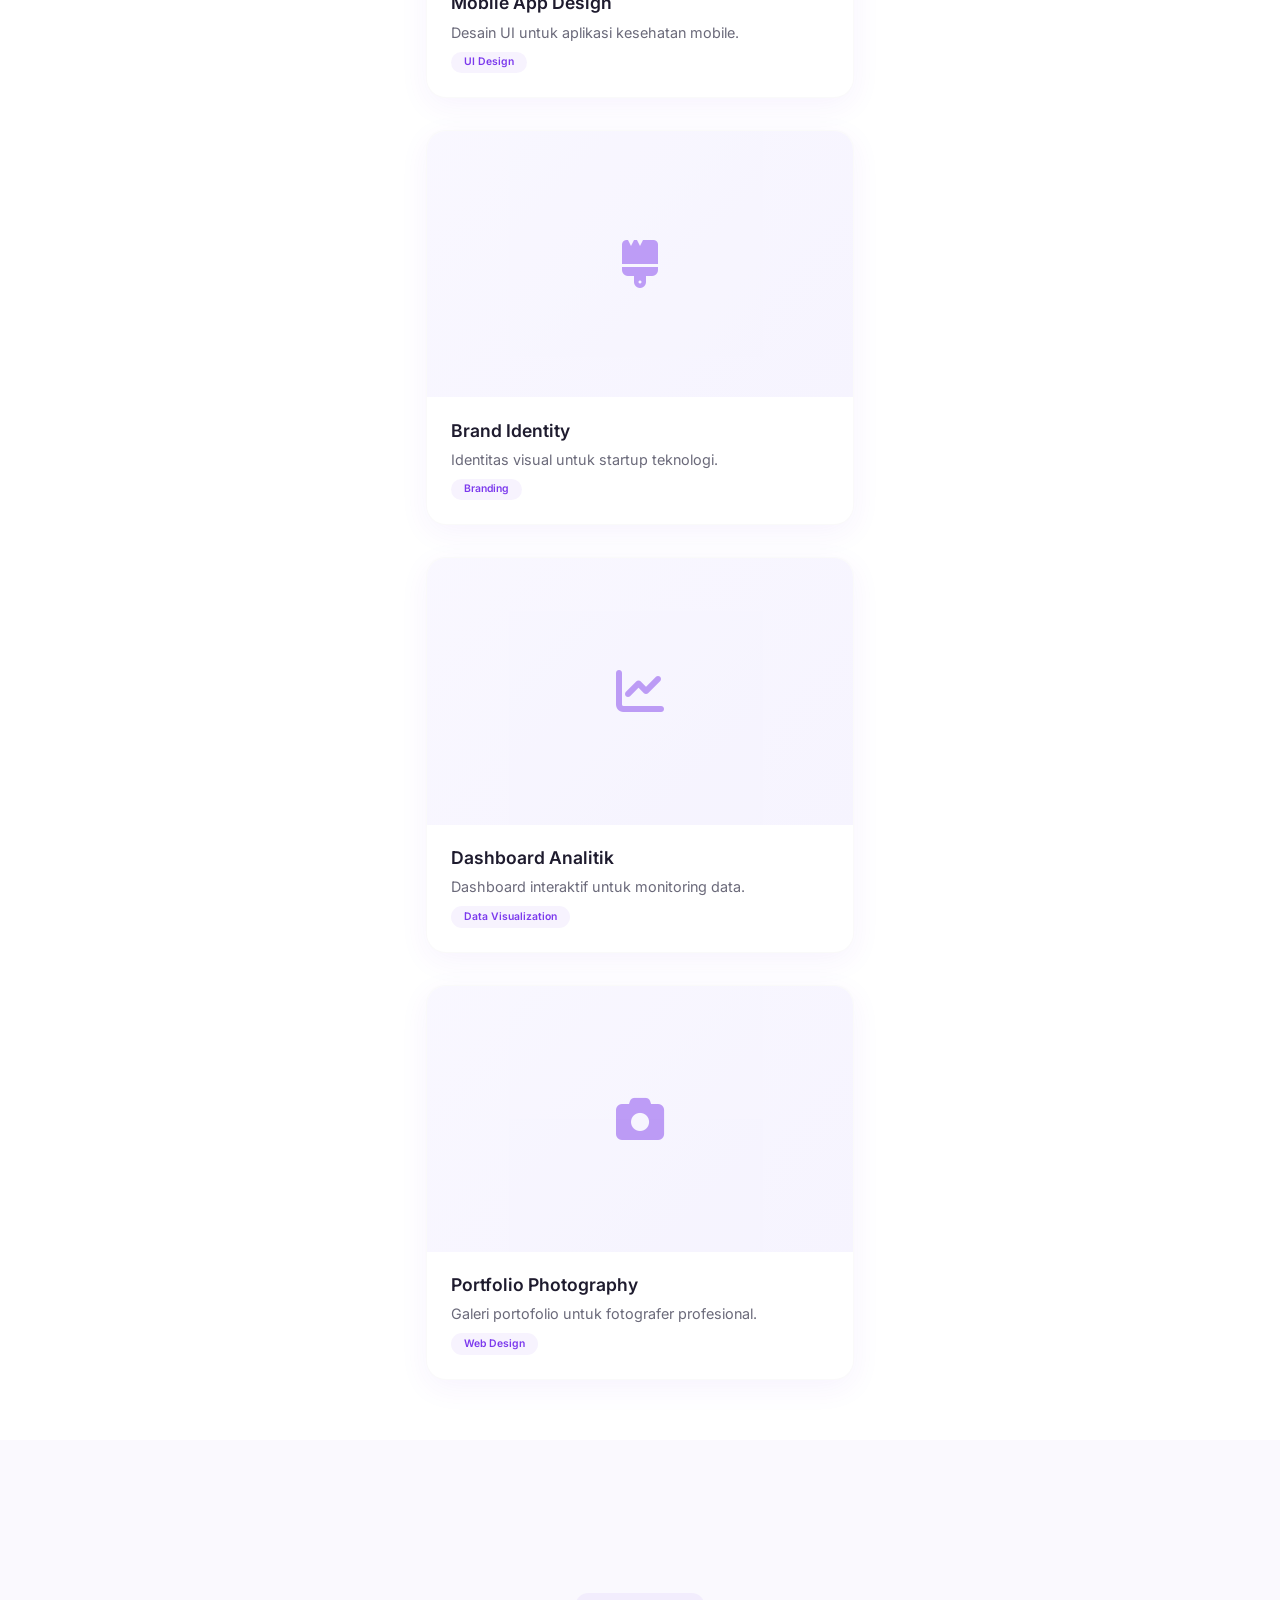
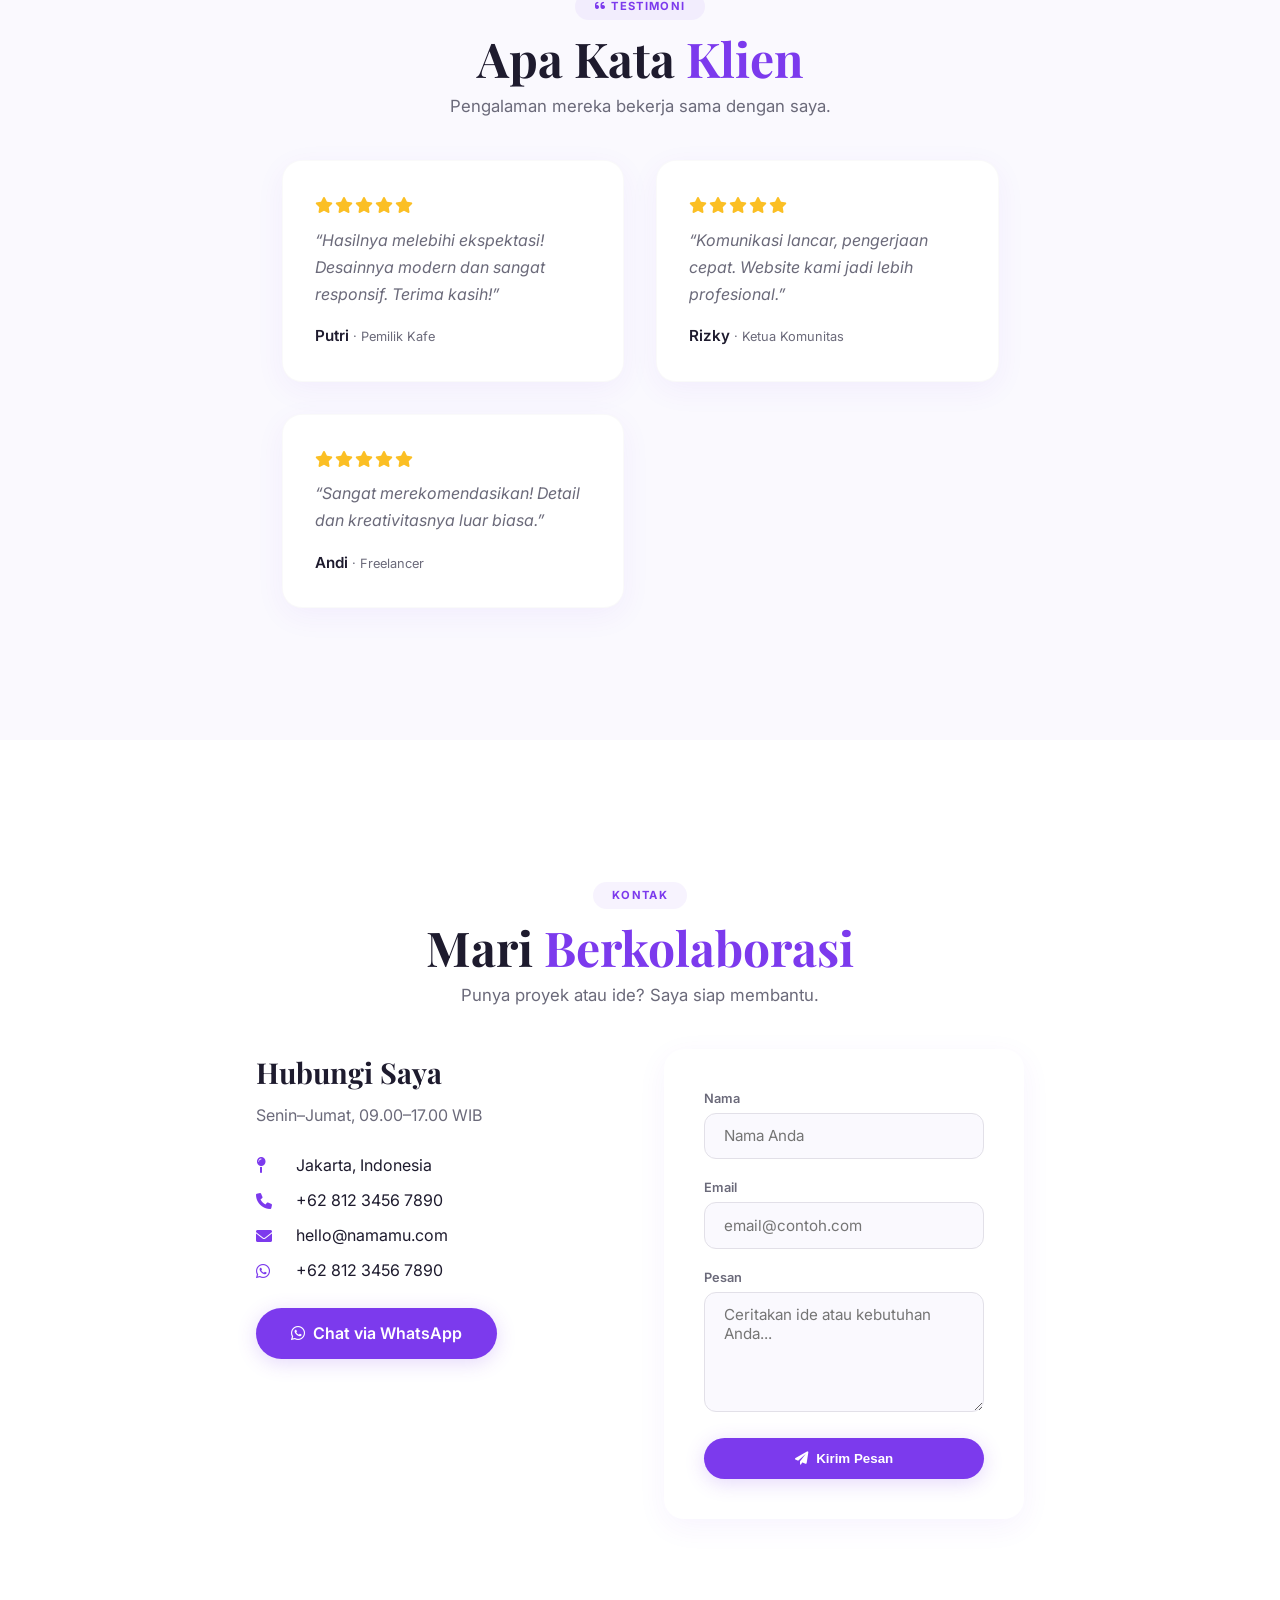
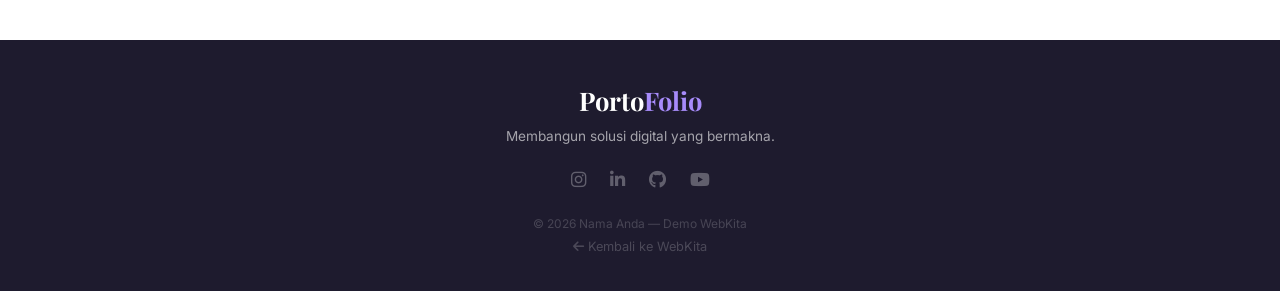
<file: demo-portofolio.html>
<!DOCTYPE html>
<html lang="id">
<head>
    <meta charset="UTF-8" />
    <meta name="viewport" content="width=device-width, initial-scale=1.0" />
    <title>Demo Portofolio · WebKita</title>

    <!-- Google Fonts -->
    <link rel="preconnect" href="https://fonts.googleapis.com" />
    <link rel="preconnect" href="https://fonts.gstatic.com" crossorigin />
    <link href="https://fonts.googleapis.com/css2?family=Inter:opsz,wght@14..32,300;14..32,400;14..32,500;14..32,600;14..32,700;14..32,800&family=Playfair+Display:ital,wght@0,700;1,700&display=swap" rel="stylesheet" />

    <!-- Font Awesome -->
    <link rel="stylesheet" href="https://cdnjs.cloudflare.com/ajax/libs/font-awesome/6.0.0-beta3/css/all.min.css" />

    <style>
        /* ============================================
                   VARIABLES (Ganti di sini untuk tema baru)
                ============================================ */
        :root {
            --primary: #7c3aed;
            /* Ungu elegan */
            --primary-light: #a78bfa;
            --primary-dark: #5b21b6;
            --bg-body: #faf9fe;
            --bg-card: #ffffff;
            --text-dark: #1e1b2e;
            --text-muted: #6b6a7a;
            --shadow: 0 8px 30px rgba(124, 58, 237, 0.06);
            --shadow-hover: 0 16px 48px rgba(124, 58, 237, 0.12);
            --radius: 20px;
            --transition: 0.3s cubic-bezier(0.25, 0.46, 0.45, 0.94);
        }

        /* ===== RESET & BASE ===== */
        * {
            margin: 0;
            padding: 0;
            box-sizing: border-box;
        }
        html {
            scroll-behavior: smooth;
        }
        body {
            font-family: 'Inter', sans-serif;
            background: var(--bg-body);
            color: var(--text-dark);
            line-height: 1.6;
        }
        .container {
            max-width: 1100px;
            margin: 0 auto;
            padding: 0 24px;
        }
        section {
            padding: 80px 0 60px;
            min-height: 100vh;
            display: flex;
            align-items: center;
        }
        section:nth-child(even) {
            background: var(--bg-card);
        }
        a {
            text-decoration: none;
            color: inherit;
        }
        img {
            max-width: 100%;
            display: block;
        }

        /* ===== UTILITY ===== */
        .text-center {
            text-align: center;
        }
        .section-tag {
            display: inline-block;
            font-size: 0.7rem;
            font-weight: 700;
            letter-spacing: 0.12em;
            text-transform: uppercase;
            color: var(--primary);
            background: rgba(124, 58, 237, 0.06);
            padding: 0.3rem 1.2rem;
            border-radius: 40px;
            margin-bottom: 0.75rem;
        }
        .section-title {
            font-family: 'Playfair Display', serif;
            font-size: clamp(2rem, 4vw, 3rem);
            font-weight: 700;
            line-height: 1.1;
            margin-bottom: 0.5rem;
        }
        .section-sub {
            color: var(--text-muted);
            font-size: 1.05rem;
            max-width: 600px;
            margin: 0 auto 2.5rem auto;
        }

        /* ===== BUTTONS ===== */
        .btn-primary {
            display: inline-flex;
            align-items: center;
            gap: 8px;
            background: var(--primary);
            color: white;
            font-weight: 600;
            padding: 0.8rem 2.2rem;
            border-radius: 60px;
            border: none;
            cursor: pointer;
            transition: var(--transition);
            box-shadow: 0 4px 20px rgba(124, 58, 237, 0.2);
        }
        .btn-primary:hover {
            background: var(--primary-dark);
            transform: translateY(-2px);
            box-shadow: 0 8px 30px rgba(124, 58, 237, 0.3);
        }
        .btn-outline {
            display: inline-flex;
            align-items: center;
            gap: 8px;
            background: transparent;
            color: var(--text-dark);
            font-weight: 600;
            padding: 0.8rem 2.2rem;
            border-radius: 60px;
            border: 1.5px solid #e2e0e8;
            transition: var(--transition);
            cursor: pointer;
        }
        .btn-outline:hover {
            border-color: var(--primary);
            color: var(--primary);
            transform: translateY(-2px);
        }
        .btn-small {
            padding: 0.4rem 1.2rem;
            font-size: 0.8rem;
        }

        /* ===== NAVBAR ===== */
        .navbar-porto {
            position: fixed;
            top: 0;
            left: 0;
            right: 0;
            z-index: 1000;
            background: rgba(255, 255, 255, 0.8);
            backdrop-filter: blur(16px);
            border-bottom: 1px solid rgba(0, 0, 0, 0.03);
            padding: 0.8rem 0;
            transition: var(--transition);
        }
        .navbar-porto .container {
            display: flex;
            align-items: center;
            justify-content: space-between;
        }
        .logo-porto {
            font-family: 'Playfair Display', serif;
            font-size: 1.6rem;
            font-weight: 700;
        }
        .logo-porto span {
            color: var(--primary);
        }
        .nav-links-porto {
            display: flex;
            gap: 2rem;
            list-style: none;
            align-items: center;
        }
        .nav-links-porto a {
            font-weight: 500;
            color: var(--text-muted);
            font-size: 0.9rem;
            transition: var(--transition);
            position: relative;
        }
        .nav-links-porto a:hover {
            color: var(--text-dark);
        }
        .nav-links-porto a.active {
            color: var(--primary);
            font-weight: 600;
        }
        .nav-links-porto a.active::after {
            content: '';
            position: absolute;
            bottom: -4px;
            left: 0;
            width: 100%;
            height: 2px;
            background: var(--primary);
            border-radius: 4px;
        }
        .nav-links-porto .btn-nav {
            background: var(--primary);
            color: white;
            padding: 0.4rem 1.6rem;
            border-radius: 40px;
            font-weight: 600;
        }
        .nav-links-porto .btn-nav:hover {
            background: var(--primary-dark);
            color: white;
        }
        .nav-toggle-porto {
            display: none;
            flex-direction: column;
            gap: 5px;
            background: transparent;
            border: none;
            cursor: pointer;
        }
        .nav-toggle-porto span {
            width: 28px;
            height: 2.5px;
            background: var(--text-dark);
            border-radius: 4px;
            transition: var(--transition);
        }

        /* ===== SECTION 1: HERO ===== */
        .hero-porto {
            padding-top: 100px;
            min-height: 100vh;
            display: flex;
            align-items: center;
            background: linear-gradient(135deg, #faf9fe 0%, #f3f0ff 100%);
        }
        .hero-porto-grid {
            display: grid;
            grid-template-columns: 1fr 1fr;
            gap: 4rem;
            align-items: center;
        }
        .hero-porto-content .badge {
            display: inline-block;
            background: rgba(124, 58, 237, 0.06);
            color: var(--primary);
            padding: 0.3rem 1.2rem;
            border-radius: 40px;
            font-size: 0.75rem;
            font-weight: 600;
            margin-bottom: 0.5rem;
        }
        .hero-porto-content h1 {
            font-family: 'Playfair Display', serif;
            font-size: clamp(2.5rem, 5vw, 4rem);
            line-height: 1.05;
            margin-bottom: 0.5rem;
        }
        .hero-porto-content h1 .highlight {
            color: var(--primary);
        }
        .hero-porto-content .title-role {
            font-size: 1.2rem;
            color: var(--text-muted);
            font-weight: 400;
            margin-bottom: 1.5rem;
        }
        .hero-porto-content p {
            font-size: 1.05rem;
            color: var(--text-muted);
            max-width: 460px;
            margin-bottom: 2rem;
            line-height: 1.8;
        }
        .hero-porto-content .socials {
            display: flex;
            gap: 1.2rem;
            margin-top: 1.5rem;
        }
        .hero-porto-content .socials a {
            display: inline-flex;
            align-items: center;
            justify-content: center;
            width: 44px;
            height: 44px;
            border-radius: 50%;
            background: var(--bg-card);
            color: var(--text-muted);
            font-size: 1.1rem;
            transition: var(--transition);
            box-shadow: var(--shadow);
            border: 1px solid rgba(0, 0, 0, 0.02);
        }
        .hero-porto-content .socials a:hover {
            background: var(--primary);
            color: white;
            transform: translateY(-3px);
            box-shadow: var(--shadow-hover);
        }
        .hero-porto-avatar {
            display: flex;
            justify-content: center;
            align-items: center;
        }
        .avatar-frame {
            width: 100%;
            max-width: 380px;
            aspect-ratio: 1/1;
            border-radius: 50%;
            background: linear-gradient(135deg, var(--primary-light), var(--primary));
            display: flex;
            align-items: center;
            justify-content: center;
            box-shadow: 0 30px 60px rgba(124, 58, 237, 0.15);
            position: relative;
        }
        .avatar-frame i {
            font-size: 8rem;
            color: rgba(255, 255, 255, 0.3);
        }
        .avatar-frame .ring {
            position: absolute;
            inset: -8px;
            border-radius: 50%;
            border: 2px solid rgba(124, 58, 237, 0.08);
            animation: pulse-ring 3s ease-in-out infinite;
        }
        @keyframes pulse-ring {
            0%,
            100% {
                transform: scale(1);
                opacity: 1;
            }
            50% {
                transform: scale(1.04);
                opacity: 0.5;
            }
        }

        /* ===== SECTION 2: TENTANG ===== */
        .about-grid {
            display: grid;
            grid-template-columns: 1fr 1fr;
            gap: 3rem;
            align-items: center;
        }
        .about-text p {
            color: var(--text-muted);
            line-height: 1.8;
            margin-bottom: 1.2rem;
        }
        .about-text .stats {
            display: flex;
            gap: 2.5rem;
            margin-top: 1.5rem;
        }
        .about-text .stats .stat-item {
            display: flex;
            flex-direction: column;
        }
        .about-text .stats .stat-number {
            font-family: 'Playfair Display', serif;
            font-size: 2.2rem;
            font-weight: 700;
            color: var(--primary);
        }
        .about-text .stats .stat-label {
            font-size: 0.85rem;
            color: var(--text-muted);
        }
        .about-image {
            background: var(--bg-card);
            border-radius: var(--radius);
            aspect-ratio: 4/3;
            display: flex;
            flex-direction: column;
            align-items: center;
            justify-content: center;
            box-shadow: var(--shadow);
            border: 1px solid rgba(0, 0, 0, 0.02);
        }
        .about-image i {
            font-size: 4rem;
            color: var(--primary);
            opacity: 0.2;
            margin-bottom: 1rem;
        }

        /* ===== SECTION 3: PORTOFOLIO / KARYA ===== */
        .portfolio-grid {
            display: grid;
            grid-template-columns: repeat(auto-fill, minmax(280px, 1fr));
            gap: 2rem;
            margin-top: 1rem;
        }
        .portfolio-item {
            background: var(--bg-card);
            border-radius: var(--radius);
            overflow: hidden;
            box-shadow: var(--shadow);
            border: 1px solid rgba(0, 0, 0, 0.02);
            transition: var(--transition);
        }
        .portfolio-item:hover {
            transform: translateY(-6px);
            box-shadow: var(--shadow-hover);
        }
        .portfolio-item .thumb {
            background: linear-gradient(135deg, #f3f0ff, #ede9fe);
            aspect-ratio: 16/10;
            display: flex;
            align-items: center;
            justify-content: center;
            font-size: 3rem;
            color: var(--primary);
            opacity: 0.5;
        }
        .portfolio-item .info {
            padding: 1.2rem 1.5rem 1.5rem;
        }
        .portfolio-item .info h4 {
            font-size: 1.1rem;
            font-weight: 600;
            margin-bottom: 0.2rem;
        }
        .portfolio-item .info p {
            color: var(--text-muted);
            font-size: 0.9rem;
        }
        .portfolio-item .info .tag {
            display: inline-block;
            margin-top: 0.5rem;
            font-size: 0.65rem;
            font-weight: 600;
            background: rgba(124, 58, 237, 0.06);
            color: var(--primary);
            padding: 0.15rem 0.8rem;
            border-radius: 40px;
        }

        /* ===== SECTION 4: TESTIMONI ===== */
        .testimoni-grid {
            display: grid;
            grid-template-columns: repeat(auto-fill, minmax(260px, 1fr));
            gap: 2rem;
        }
        .testimoni-card {
            background: var(--bg-card);
            border-radius: var(--radius);
            padding: 2rem;
            box-shadow: var(--shadow);
            border: 1px solid rgba(0, 0, 0, 0.02);
        }
        .testimoni-card .stars {
            color: #fbbf24;
            letter-spacing: 2px;
            margin-bottom: 0.5rem;
        }
        .testimoni-card blockquote {
            font-style: italic;
            color: var(--text-muted);
            line-height: 1.7;
            margin-bottom: 1rem;
        }
        .testimoni-card .author {
            font-weight: 600;
            font-size: 0.95rem;
        }
        .testimoni-card .author span {
            font-weight: 400;
            color: var(--text-muted);
            font-size: 0.8rem;
        }

        /* ===== SECTION 5: KONTAK ===== */
        .contact-grid {
            display: grid;
            grid-template-columns: 1fr 1fr;
            gap: 3rem;
            align-items: start;
        }
        .contact-info h3 {
            font-family: 'Playfair Display', serif;
            font-size: 1.8rem;
            margin-bottom: 0.5rem;
        }
        .contact-info p {
            color: var(--text-muted);
            margin-bottom: 1.5rem;
        }
        .contact-info .detail {
            display: flex;
            align-items: center;
            gap: 1rem;
            margin-bottom: 0.6rem;
        }
        .contact-info .detail i {
            width: 24px;
            color: var(--primary);
        }
        .contact-form-porto {
            background: var(--bg-card);
            padding: 2.5rem;
            border-radius: var(--radius);
            box-shadow: var(--shadow);
        }
        .contact-form-porto .form-group {
            margin-bottom: 1.2rem;
        }
        .contact-form-porto label {
            display: block;
            font-size: 0.8rem;
            font-weight: 600;
            color: var(--text-muted);
            margin-bottom: 0.2rem;
        }
        .contact-form-porto input,
        .contact-form-porto textarea {
            width: 100%;
            padding: 0.8rem 1.2rem;
            border: 1px solid #e2e0e8;
            border-radius: 12px;
            font-family: 'Inter', sans-serif;
            font-size: 0.95rem;
            transition: var(--transition);
            background: var(--bg-body);
        }
        .contact-form-porto input:focus,
        .contact-form-porto textarea:focus {
            outline: none;
            border-color: var(--primary);
            box-shadow: 0 0 0 3px rgba(124, 58, 237, 0.06);
        }
        .contact-form-porto textarea {
            min-height: 120px;
            resize: vertical;
        }
        .contact-form-porto .form-success {
            display: none;
            margin-top: 1rem;
            color: var(--primary);
            text-align: center;
            font-weight: 500;
        }
        .contact-form-porto .form-success.show {
            display: block;
        }

        /* ===== FOOTER ===== */
        .footer-porto {
            background: var(--text-dark);
            color: rgba(255, 255, 255, 0.6);
            padding: 2.5rem 0 2rem;
            text-align: center;
        }
        .footer-porto .logo-foot {
            font-family: 'Playfair Display', serif;
            font-size: 1.6rem;
            font-weight: 700;
            color: white;
        }
        .footer-porto .logo-foot span {
            color: var(--primary-light);
        }
        .footer-porto p {
            font-size: 0.85rem;
            margin-top: 0.3rem;
        }
        .footer-porto .socials {
            display: flex;
            justify-content: center;
            gap: 1.5rem;
            margin: 1.2rem 0;
        }
        .footer-porto .socials a {
            color: rgba(255, 255, 255, 0.3);
            font-size: 1.1rem;
            transition: var(--transition);
        }
        .footer-porto .socials a:hover {
            color: white;
            transform: translateY(-2px);
        }
        .footer-porto .back-link {
            color: rgba(255, 255, 255, 0.2);
            font-size: 0.8rem;
            transition: var(--transition);
        }
        .footer-porto .back-link:hover {
            color: white;
        }

        /* ===== RESPONSIVE ===== */
        @media (max-width: 900px) {
            .nav-links-porto {
                display: none;
                flex-direction: column;
                position: absolute;
                top: 100%;
                left: 0;
                right: 0;
                background: white;
                padding: 2rem 1.5rem;
                gap: 1.5rem;
                box-shadow: 0 20px 40px rgba(0, 0, 0, 0.05);
                border-radius: 0 0 var(--radius) var(--radius);
            }
            .nav-links-porto.open {
                display: flex;
            }
            .nav-toggle-porto {
                display: flex;
            }
            .hero-porto-grid {
                grid-template-columns: 1fr;
                text-align: center;
            }
            .hero-porto-content p {
                margin: 0 auto 1.5rem;
            }
            .hero-porto-content .socials {
                justify-content: center;
            }
            .hero-porto-avatar {
                order: -1;
            }
            .avatar-frame {
                max-width: 220px;
            }
            .about-grid {
                grid-template-columns: 1fr;
            }
            .about-text .stats {
                justify-content: center;
            }
            .contact-grid {
                grid-template-columns: 1fr;
            }
            .contact-info {
                text-align: center;
            }
            .contact-info .detail {
                justify-content: center;
            }
            section {
                padding: 60px 0 40px;
                min-height: auto;
            }
        }
        @media (max-width: 480px) {
            .portfolio-grid {
                grid-template-columns: 1fr;
            }
            .testimoni-grid {
                grid-template-columns: 1fr;
            }
            .avatar-frame i {
                font-size: 4rem;
            }
            .contact-form-porto {
                padding: 1.5rem;
            }
            .hero-porto-content h1 {
                font-size: 2.2rem;
            }
        }

        /* ===== SCROLL ANIMATION ===== */
        .fade-up {
            opacity: 0;
            transform: translateY(40px);
            transition: opacity 0.8s ease, transform 0.8s ease;
        }
        .fade-up.visible {
            opacity: 1;
            transform: translateY(0);
        }

        /* ===== ACTIVE NAV LINK ON SCROLL ===== */
        .section-offset {
            scroll-margin-top: 80px;
        }
    </style>
</head>

<body>

    <!-- ==========================================
    NAVBAR
    ========================================== -->
    <nav class="navbar-porto" id="navbarPorto">
        <div class="container">
            <a href="#hero" class="logo-porto">Porto<span>Folio</span></a>

            <ul class="nav-links-porto" id="navLinksPorto">
                <li><a href="#hero" class="active">Beranda</a></li>
                <li><a href="#about">Tentang</a></li>
                <li><a href="#portfolio">Karya</a></li>
                <li><a href="#testimonials">Testimoni</a></li>
                <li><a href="#contact" class="btn-nav">Kontak</a></li>
                <li><a href="index.html" style="font-size:0.75rem; opacity:0.5;"><i class="fas fa-arrow-left"></i> WebKita</a></li>
            </ul>

            <button class="nav-toggle-porto" id="navTogglePorto">
                <span></span><span></span><span></span>
            </button>
        </div>
    </nav>

    <!-- ==========================================
    SECTION 1: HERO
    ========================================== -->
    <section class="hero-porto section-offset" id="hero">
        <div class="container">
            <div class="hero-porto-grid">
                <div class="hero-porto-content fade-up">
                    <span class="badge"><i class="fas fa-code"></i> Freelancer</span>
                    <h1>Halo, Saya <span class="highlight">Nama Anda</span></h1>
                    <div class="title-role">UI/UX Designer &amp; Web Developer</div>
                    <p>
                        Saya membantu bisnis dan personal membangun kehadiran digital
                        yang modern, fungsional, dan berkesan.
                    </p>
                    <div class="hero-buttons" style="display:flex; gap:1rem; flex-wrap:wrap;">
                        <a href="#portfolio" class="btn-primary"><i class="fas fa-eye"></i> Lihat Karya</a>
                        <a href="#contact" class="btn-outline"><i class="fas fa-paper-plane"></i> Hubungi</a>
                    </div>
                    <div class="socials">
                        <a href="#" aria-label="Instagram"><i class="fab fa-instagram"></i></a>
                        <a href="#" aria-label="LinkedIn"><i class="fab fa-linkedin-in"></i></a>
                        <a href="#" aria-label="GitHub"><i class="fab fa-github"></i></a>
                        <a href="#" aria-label="YouTube"><i class="fab fa-youtube"></i></a>
                    </div>
                </div>
                <div class="hero-porto-avatar fade-up">
                    <div class="avatar-frame">
                        <div class="ring"></div>
                        <i class="fas fa-user-circle"></i>
                    </div>
                </div>
            </div>
        </div>
    </section>

    <!-- ==========================================
    SECTION 2: TENTANG
    ========================================== -->
    <section class="section-offset" id="about">
        <div class="container">
            <div class="text-center fade-up">
                <span class="section-tag">Tentang Saya</span>
                <h2 class="section-title">Membangun dengan <span style="color:var(--primary);">Passion</span></h2>
                <p class="section-sub">Saya percaya setiap proyek adalah kesempatan untuk menciptakan sesuatu yang berarti.</p>
            </div>
            <div class="about-grid">
                <div class="about-text fade-up">
                    <p>
                        Saya adalah seorang desainer dan pengembang web dengan pengalaman 3+ tahun
                        membantu klien dari berbagai industri. Fokus saya adalah menciptakan antarmuka
                        yang intuitif, estetis, dan responsif.
                    </p>
                    <p>
                        Dengan pendekatan kolaboratif, saya selalu mendengarkan kebutuhan klien
                        dan menerjemahkannya menjadi solusi digital yang efektif.
                    </p>
                    <div class="stats">
                        <div class="stat-item">
                            <span class="stat-number">25+</span>
                            <span class="stat-label">Proyek Selesai</span>
                        </div>
                        <div class="stat-item">
                            <span class="stat-number">100%</span>
                            <span class="stat-label">Kepuasan Klien</span>
                        </div>
                        <div class="stat-item">
                            <span class="stat-number">4.9</span>
                            <span class="stat-label">Rating</span>
                        </div>
                    </div>
                </div>
                <div class="about-image fade-up">
                    <i class="fas fa-laptop-code"></i>
                    <p style="color:var(--text-muted);">Work from anywhere</p>
                </div>
            </div>
        </div>
    </section>

    <!-- ==========================================
    SECTION 3: PORTOFOLIO / KARYA
    ========================================== -->
    <section class="section-offset" id="portfolio" style="background:var(--bg-card);">
        <div class="container">
            <div class="text-center fade-up">
                <span class="section-tag">Portofolio</span>
                <h2 class="section-title">Karya <span style="color:var(--primary);">Terbaru</span></h2>
                <p class="section-sub">Beberapa proyek yang telah saya kerjakan untuk klien.</p>
            </div>
            <div class="portfolio-grid">
                <div class="portfolio-item fade-up">
                    <div class="thumb"><i class="fas fa-utensils"></i></div>
                    <div class="info">
                        <h4>KitaRasa Restoran</h4>
                        <p>Website restoran modern dengan menu interaktif.</p>
                        <span class="tag">UI/UX</span>
                    </div>
                </div>
                <div class="portfolio-item fade-up">
                    <div class="thumb"><i class="fas fa-store"></i></div>
                    <div class="info">
                        <h4>TokoKita E-Commerce</h4>
                        <p>Platform belanja sederhana dengan keranjang.</p>
                        <span class="tag">Web Development</span>
                    </div>
                </div>
                <div class="portfolio-item fade-up">
                    <div class="thumb"><i class="fas fa-mobile-alt"></i></div>
                    <div class="info">
                        <h4>Mobile App Design</h4>
                        <p>Desain UI untuk aplikasi kesehatan mobile.</p>
                        <span class="tag">UI Design</span>
                    </div>
                </div>
                <div class="portfolio-item fade-up">
                    <div class="thumb"><i class="fas fa-brush"></i></div>
                    <div class="info">
                        <h4>Brand Identity</h4>
                        <p>Identitas visual untuk startup teknologi.</p>
                        <span class="tag">Branding</span>
                    </div>
                </div>
                <div class="portfolio-item fade-up">
                    <div class="thumb"><i class="fas fa-chart-line"></i></div>
                    <div class="info">
                        <h4>Dashboard Analitik</h4>
                        <p>Dashboard interaktif untuk monitoring data.</p>
                        <span class="tag">Data Visualization</span>
                    </div>
                </div>
                <div class="portfolio-item fade-up">
                    <div class="thumb"><i class="fas fa-camera"></i></div>
                    <div class="info">
                        <h4>Portfolio Photography</h4>
                        <p>Galeri portofolio untuk fotografer profesional.</p>
                        <span class="tag">Web Design</span>
                    </div>
                </div>
            </div>
        </div>
    </section>

    <!-- ==========================================
    SECTION 4: TESTIMONI
    ========================================== -->
    <section class="section-offset" id="testimonials">
        <div class="container">
            <div class="text-center fade-up">
                <span class="section-tag"><i class="fas fa-quote-left"></i> Testimoni</span>
                <h2 class="section-title">Apa Kata <span style="color:var(--primary);">Klien</span></h2>
                <p class="section-sub">Pengalaman mereka bekerja sama dengan saya.</p>
            </div>
            <div class="testimoni-grid">
                <div class="testimoni-card fade-up">
                    <div class="stars"><i class="fas fa-star"></i><i class="fas fa-star"></i><i class="fas fa-star"></i><i class="fas fa-star"></i><i class="fas fa-star"></i></div>
                    <blockquote>“Hasilnya melebihi ekspektasi! Desainnya modern dan sangat responsif. Terima kasih!”</blockquote>
                    <div class="author">Putri <span>· Pemilik Kafe</span></div>
                </div>
                <div class="testimoni-card fade-up">
                    <div class="stars"><i class="fas fa-star"></i><i class="fas fa-star"></i><i class="fas fa-star"></i><i class="fas fa-star"></i><i class="fas fa-star"></i></div>
                    <blockquote>“Komunikasi lancar, pengerjaan cepat. Website kami jadi lebih profesional.”</blockquote>
                    <div class="author">Rizky <span>· Ketua Komunitas</span></div>
                </div>
                <div class="testimoni-card fade-up">
                    <div class="stars"><i class="fas fa-star"></i><i class="fas fa-star"></i><i class="fas fa-star"></i><i class="fas fa-star"></i><i class="fas fa-star"></i></div>
                    <blockquote>“Sangat merekomendasikan! Detail dan kreativitasnya luar biasa.”</blockquote>
                    <div class="author">Andi <span>· Freelancer</span></div>
                </div>
            </div>
        </div>
    </section>

    <!-- ==========================================
    SECTION 5: KONTAK
    ========================================== -->
    <section class="section-offset" id="contact" style="background:var(--bg-card);">
        <div class="container">
            <div class="text-center fade-up">
                <span class="section-tag">Kontak</span>
                <h2 class="section-title">Mari <span style="color:var(--primary);">Berkolaborasi</span></h2>
                <p class="section-sub">Punya proyek atau ide? Saya siap membantu.</p>
            </div>
            <div class="contact-grid">
                <div class="contact-info fade-up">
                    <h3>Hubungi Saya</h3>
                    <p>Senin–Jumat, 09.00–17.00 WIB</p>
                    <div class="detail"><i class="fas fa-map-pin"></i> <span>Jakarta, Indonesia</span></div>
                    <div class="detail"><i class="fas fa-phone"></i> <span>+62 812 3456 7890</span></div>
                    <div class="detail"><i class="fas fa-envelope"></i> <span>hello@namamu.com</span></div>
                    <div class="detail"><i class="fab fa-whatsapp"></i> <span>+62 812 3456 7890</span></div>
                    <div style="margin-top:1.5rem;">
                        <a href="#" class="btn-primary"><i class="fab fa-whatsapp"></i> Chat via WhatsApp</a>
                    </div>
                </div>

                <div class="contact-form-porto fade-up">
                    <form id="contactFormPorto">
                        <div class="form-group">
                            <label for="portoName">Nama</label>
                            <input type="text" id="portoName" placeholder="Nama Anda" required />
                        </div>
                        <div class="form-group">
                            <label for="portoEmail">Email</label>
                            <input type="email" id="portoEmail" placeholder="email@contoh.com" required />
                        </div>
                        <div class="form-group">
                            <label for="portoMessage">Pesan</label>
                            <textarea id="portoMessage" placeholder="Ceritakan ide atau kebutuhan Anda..." required></textarea>
                        </div>
                        <button type="submit" class="btn-primary" style="width:100%; justify-content:center;">
                            <i class="fas fa-paper-plane"></i> Kirim Pesan
                        </button>
                        <div class="form-success" id="portoSuccess">✓ Pesan terkirim! Saya akan merespon segera.</div>
                    </form>
                </div>
            </div>
        </div>
    </section>

    <!-- ==========================================
    FOOTER
    ========================================== -->
    <footer class="footer-porto">
        <div class="container">
            <div class="logo-foot">Porto<span>Folio</span></div>
            <p>Membangun solusi digital yang bermakna.</p>
            <div class="socials">
                <a href="#"><i class="fab fa-instagram"></i></a>
                <a href="#"><i class="fab fa-linkedin-in"></i></a>
                <a href="#"><i class="fab fa-github"></i></a>
                <a href="#"><i class="fab fa-youtube"></i></a>
            </div>
            <p style="font-size:0.75rem; opacity:0.3;">&copy; 2026 Nama Anda — Demo WebKita</p>
            <a href="index.html" class="back-link"><i class="fas fa-arrow-left"></i> Kembali ke WebKita</a>
        </div>
    </footer>

    <!-- ==========================================
    JAVASCRIPT
    ========================================== -->
    <script>
        // ============================================
        // 1. MOBILE NAV TOGGLE
        // ============================================
        const togglePorto = document.getElementById('navTogglePorto');
        const navLinksPorto = document.getElementById('navLinksPorto');

        togglePorto.addEventListener('click', () => {
            navLinksPorto.classList.toggle('open');
        });

        document.querySelectorAll('.nav-links-porto a').forEach(link => {
            link.addEventListener('click', () => {
                navLinksPorto.classList.remove('open');
            });
        });

        // ============================================
        // 2. SCROLL ANIMATION (FADE UP)
        // ============================================
        const fadeElements = document.querySelectorAll('.fade-up');

        const observer = new IntersectionObserver((entries) => {
            entries.forEach(entry => {
                if (entry.isIntersecting) {
                    entry.target.classList.add('visible');
                }
            });
        }, {
            threshold: 0.1,
            rootMargin: '0px 0px -20px 0px'
        });

        fadeElements.forEach(el => observer.observe(el));

        // ============================================
        // 3. ACTIVE NAV LINK ON SCROLL
        // ============================================
        const sections = document.querySelectorAll('.section-offset');
        const navLinks = document.querySelectorAll('.nav-links-porto a:not(.btn-nav)');

        function updateActiveLink() {
            let current = '';
            sections.forEach(section => {
                const sectionTop = section.offsetTop - 120;
                if (window.scrollY >= sectionTop) {
                    current = section.getAttribute('id');
                }
            });

            navLinks.forEach(link => {
                link.classList.remove('active');
                if (link.getAttribute('href') === `#${current}`) {
                    link.classList.add('active');
                }
            });
        }

        window.addEventListener('scroll', updateActiveLink);
        window.addEventListener('load', updateActiveLink);

        // ============================================
        // 4. FORM KONTAK (simulasi)
        // ============================================
        const formPorto = document.getElementById('contactFormPorto');
        const successPorto = document.getElementById('portoSuccess');

        formPorto.addEventListener('submit', function(e) {
            e.preventDefault();
            successPorto.classList.add('show');
            this.reset();
            setTimeout(() => {
                successPorto.classList.remove('show');
            }, 4000);
        });

        // ============================================
        // 5. NAVBAR BLUR EFFECT ON SCROLL
        // ============================================
        const navbarPorto = document.getElementById('navbarPorto');
        window.addEventListener('scroll', () => {
            if (window.scrollY > 20) {
                navbarPorto.style.borderBottomColor = 'rgba(0,0,0,0.04)';
                navbarPorto.style.boxShadow = '0 4px 30px rgba(0,0,0,0.02)';
            } else {
                navbarPorto.style.borderBottomColor = 'rgba(0,0,0,0.03)';
                navbarPorto.style.boxShadow = 'none';
            }
        });

        console.log('🧑‍💻 Demo Portofolio siap digunakan!');
        console.log('📌 5 section: Hero, About, Portfolio, Testimonials, Contact.');
    </script>

</body>
</html>
</file>
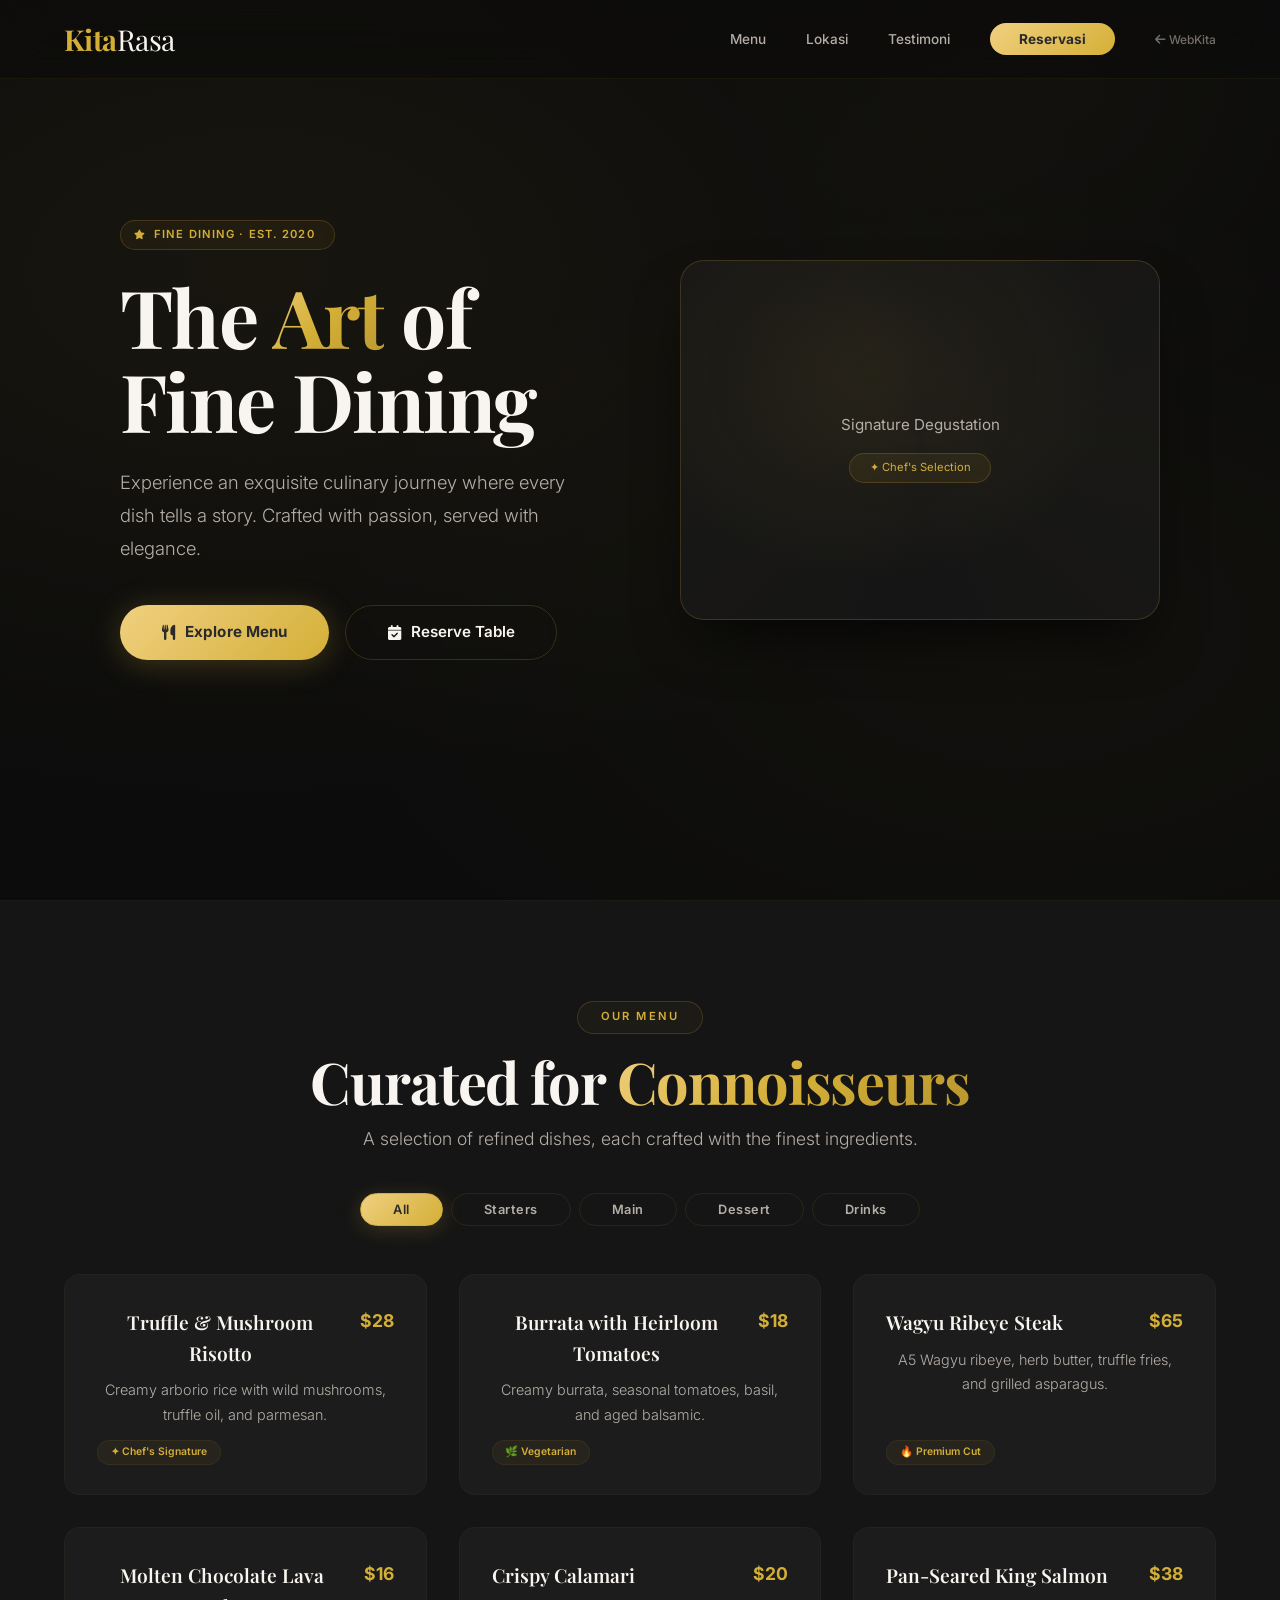
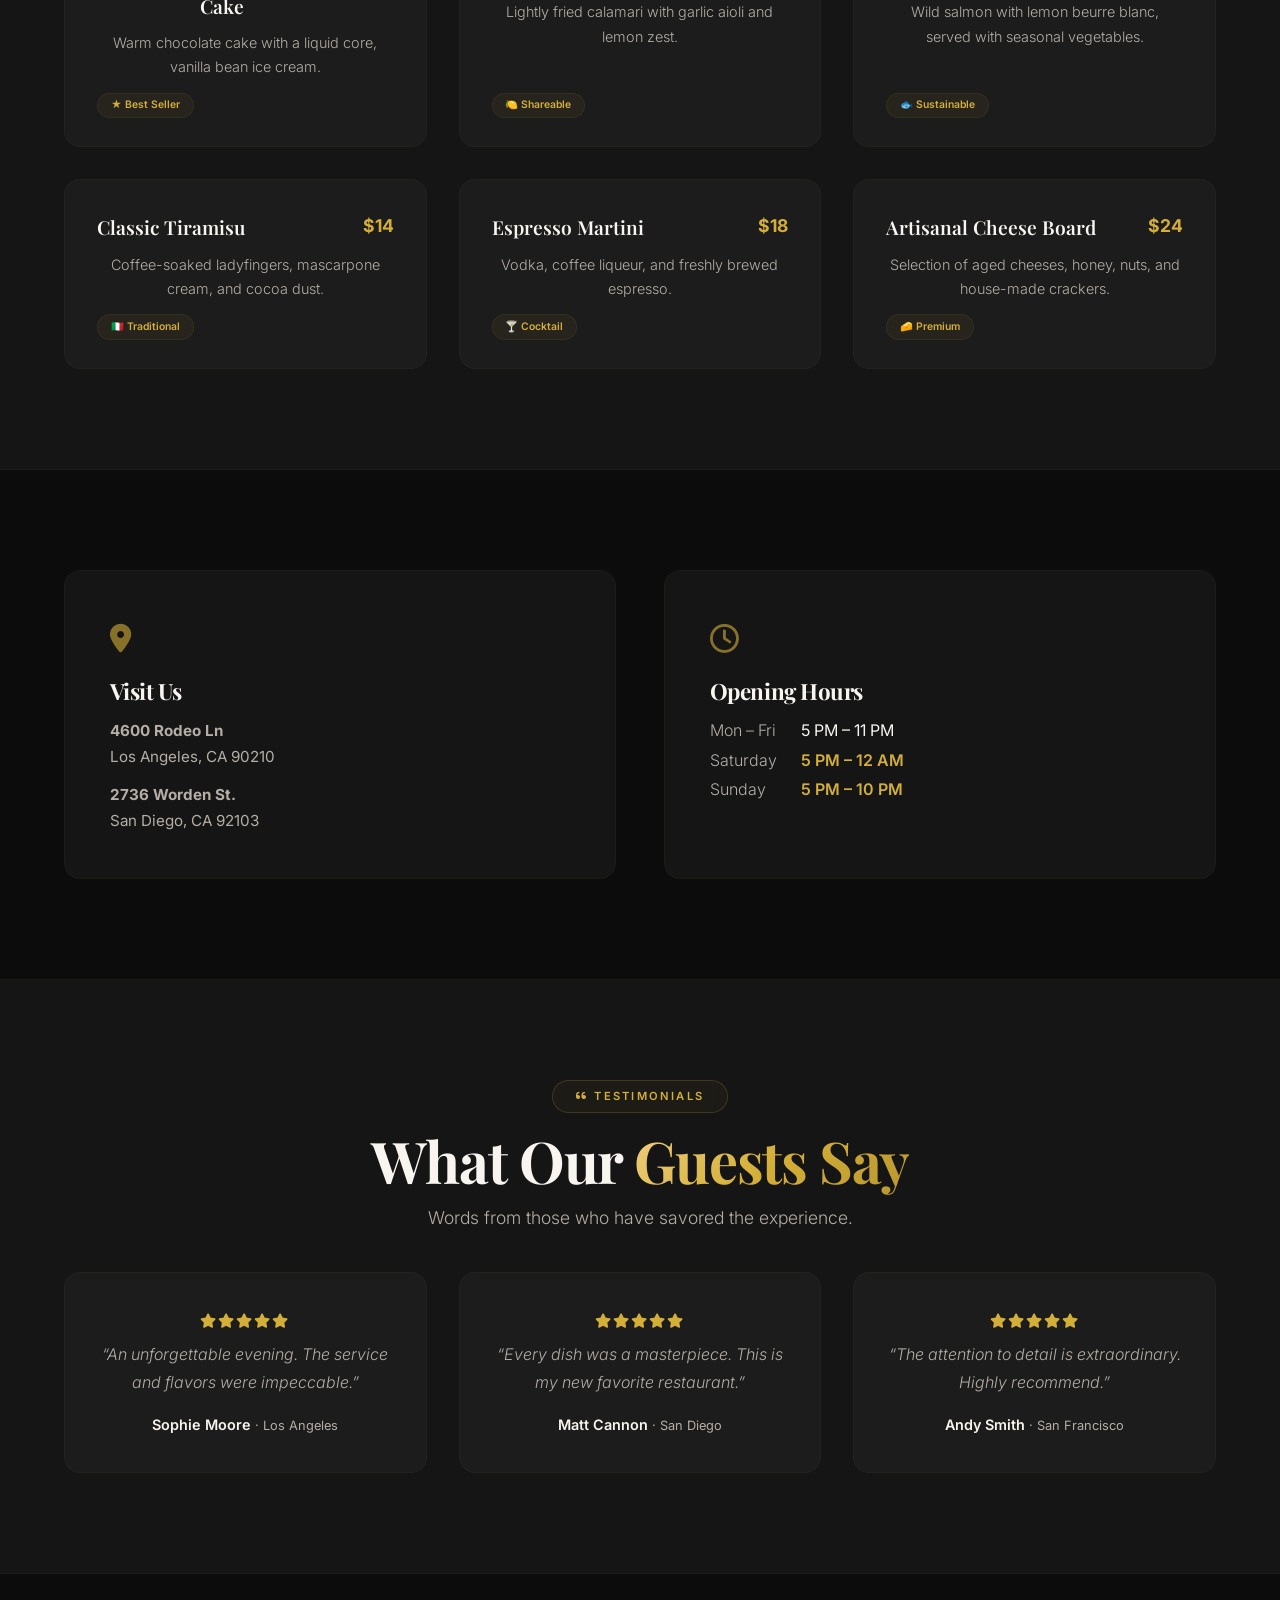
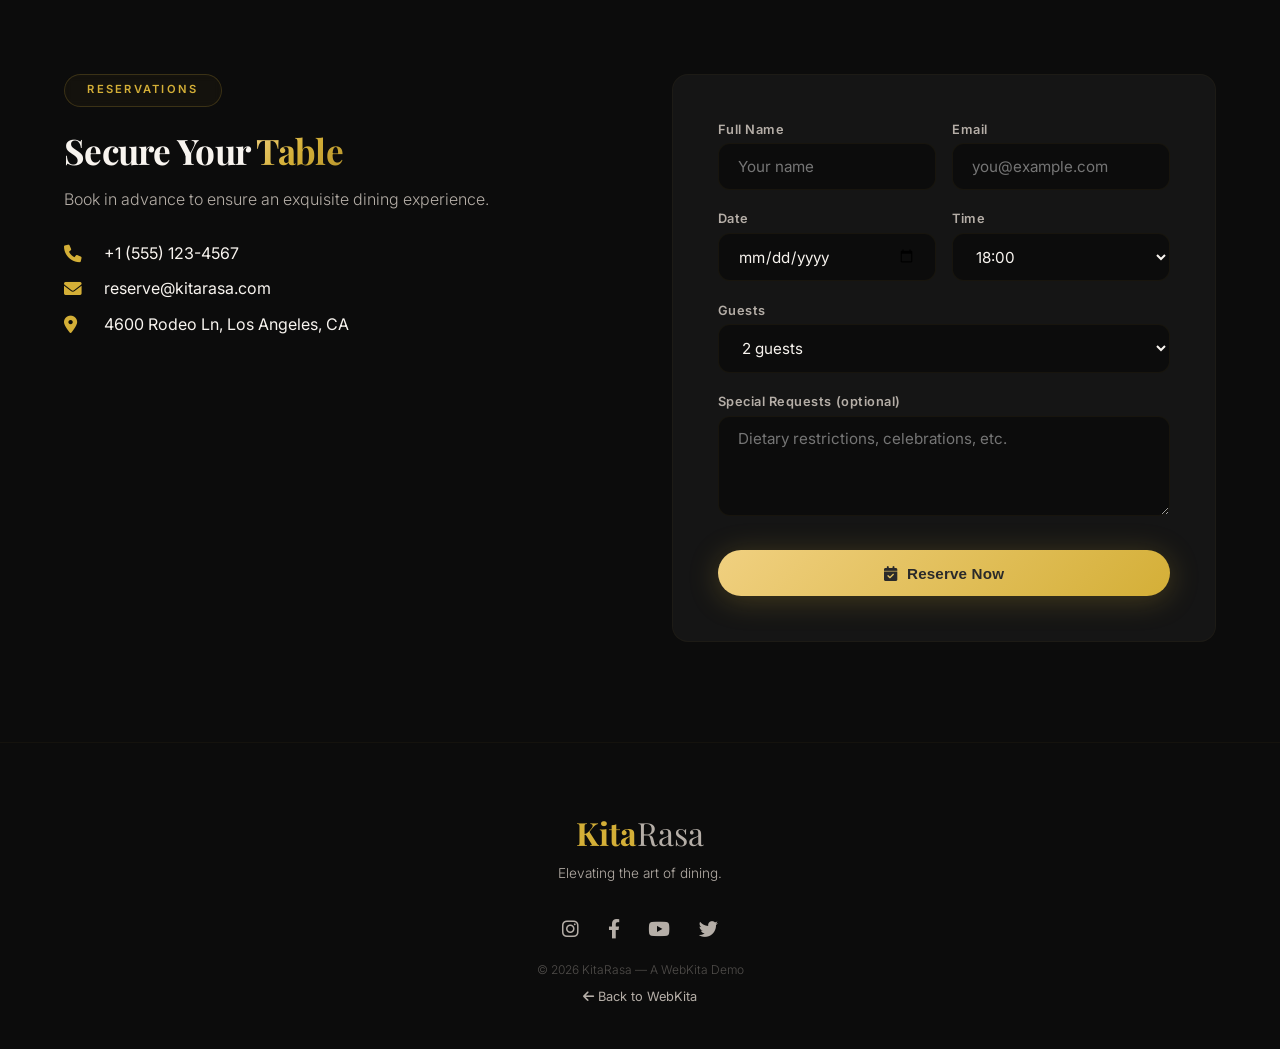
<file: demo-restoran.html>
<!DOCTYPE html>
<html lang="id">
<head>
    <meta charset="UTF-8" />
    <meta name="viewport" content="width=device-width, initial-scale=1.0" />
    <title>KitaRasa · Fine Dining</title>

    <!-- Google Fonts -->
    <link rel="preconnect" href="https://fonts.googleapis.com" />
    <link rel="preconnect" href="https://fonts.gstatic.com" crossorigin />
    <link href="https://fonts.googleapis.com/css2?family=Playfair+Display:ital,wght@0,400;0,600;0,700;1,400;1,600&family=Inter:opsz,wght@14..32,300;14..32,400;14..32,500;14..32,600;14..32,700&display=swap" rel="stylesheet" />

    <!-- Font Awesome -->
    <link rel="stylesheet" href="https://cdnjs.cloudflare.com/ajax/libs/font-awesome/6.0.0-beta3/css/all.min.css" />

    <style>
        /* ============================================
                   RESET & VARIABLES (PREMIUM)
                ============================================ */
        * {
            margin: 0;
            padding: 0;
            box-sizing: border-box;
        }

        :root {
            --bg-primary: #0c0c0c;
            --bg-secondary: #151515;
            --bg-card: #1c1c1c;
            --gold: #d4af37;
            --gold-light: #f0d080;
            --gold-dark: #b8962e;
            --gold-glow: rgba(212, 175, 55, 0.15);
            --text-light: #f8f4ef;
            --text-muted: #b5aea7;
            --text-dark: #2a2a2a;
            --border-gold: rgba(212, 175, 55, 0.2);
            --shadow-card: 0 30px 60px -20px rgba(0, 0, 0, 0.8);
            --shadow-gold: 0 10px 40px rgba(212, 175, 55, 0.08);
            --radius-lg: 24px;
            --radius-md: 16px;
            --transition: 0.4s cubic-bezier(0.25, 0.46, 0.45, 0.94);
        }

        html {
            scroll-behavior: smooth;
        }

        body {
            font-family: 'Inter', sans-serif;
            background: var(--bg-primary);
            color: var(--text-light);
            line-height: 1.6;
            -webkit-font-smoothing: antialiased;
        }

        .container {
            max-width: 1200px;
            margin: 0 auto;
            padding: 0 24px;
        }

        section {
            padding: 100px 0;
        }

        /* ============================================
                   TYPOGRAPHY
                ============================================ */
        .heading-serif {
            font-family: 'Playfair Display', serif;
            font-weight: 700;
            letter-spacing: -0.02em;
        }

        .heading-serif-italic {
            font-family: 'Playfair Display', serif;
            font-weight: 400;
            font-style: italic;
        }

        .section-tag {
            display: inline-block;
            font-size: 0.7rem;
            font-weight: 600;
            letter-spacing: 0.2em;
            text-transform: uppercase;
            color: var(--gold);
            border: 1px solid var(--border-gold);
            padding: 0.4rem 1.4rem;
            border-radius: 40px;
            margin-bottom: 1rem;
            background: rgba(212, 175, 55, 0.04);
            backdrop-filter: blur(4px);
        }

        .section-title {
            font-size: clamp(2.2rem, 5vw, 3.6rem);
            line-height: 1.1;
            margin-bottom: 0.75rem;
        }

        .section-subtitle {
            font-size: 1.1rem;
            color: var(--text-muted);
            max-width: 600px;
            margin: 0 auto 2.5rem auto;
            font-weight: 300;
        }

        .text-center {
            text-align: center;
        }

        .gold-text {
            color: var(--gold);
        }

        .gold-gradient {
            background: linear-gradient(135deg, var(--gold-light), var(--gold), var(--gold-dark));
            -webkit-background-clip: text;
            -webkit-text-fill-color: transparent;
            background-clip: text;
        }

        /* ============================================
                   BUTTONS (Premium)
                ============================================ */
        .btn-primary {
            display: inline-flex;
            align-items: center;
            gap: 10px;
            background: linear-gradient(135deg, var(--gold-light), var(--gold));
            color: var(--text-dark);
            font-weight: 700;
            font-size: 0.95rem;
            padding: 0.9rem 2.6rem;
            border-radius: 60px;
            border: none;
            cursor: pointer;
            transition: var(--transition);
            text-decoration: none;
            box-shadow: 0 4px 30px rgba(212, 175, 55, 0.25);
            letter-spacing: 0.01em;
        }

        .btn-primary:hover {
            transform: translateY(-3px) scale(1.02);
            box-shadow: 0 8px 40px rgba(212, 175, 55, 0.4);
        }

        .btn-outline {
            display: inline-flex;
            align-items: center;
            gap: 10px;
            background: transparent;
            color: var(--text-light);
            font-weight: 600;
            font-size: 0.95rem;
            padding: 0.9rem 2.6rem;
            border-radius: 60px;
            border: 1.5px solid var(--border-gold);
            cursor: pointer;
            transition: var(--transition);
            text-decoration: none;
            backdrop-filter: blur(4px);
        }

        .btn-outline:hover {
            background: rgba(212, 175, 55, 0.08);
            border-color: var(--gold);
            transform: translateY(-3px);
            box-shadow: 0 8px 30px rgba(212, 175, 55, 0.05);
        }

        .btn-small {
            padding: 0.5rem 1.6rem;
            font-size: 0.8rem;
        }

        /* ============================================
                   NAVBAR
                ============================================ */
        .navbar-premium {
            position: fixed;
            top: 0;
            left: 0;
            right: 0;
            z-index: 999;
            padding: 1rem 0;
            background: rgba(12, 12, 12, 0.7);
            backdrop-filter: blur(20px) saturate(180%);
            border-bottom: 1px solid rgba(212, 175, 55, 0.06);
            transition: var(--transition);
        }

        .navbar-premium.scrolled {
            background: rgba(12, 12, 12, 0.92);
            border-bottom-color: rgba(212, 175, 55, 0.12);
            box-shadow: 0 4px 40px rgba(0, 0, 0, 0.5);
        }

        .navbar-premium .container {
            display: flex;
            align-items: center;
            justify-content: space-between;
        }

        .navbar-premium .logo {
            font-family: 'Playfair Display', serif;
            font-size: 1.8rem;
            font-weight: 700;
            color: var(--gold);
            text-decoration: none;
            letter-spacing: -0.02em;
        }

        .navbar-premium .logo span {
            color: var(--text-light);
            font-weight: 300;
        }

        .navbar-premium .nav-links {
            display: flex;
            align-items: center;
            gap: 2.5rem;
            list-style: none;
        }

        .navbar-premium .nav-links a {
            color: var(--text-muted);
            text-decoration: none;
            font-size: 0.85rem;
            font-weight: 500;
            transition: var(--transition);
            position: relative;
        }

        .navbar-premium .nav-links a::after {
            content: '';
            position: absolute;
            bottom: -4px;
            left: 0;
            width: 0;
            height: 2px;
            background: var(--gold);
            transition: var(--transition);
        }

        .navbar-premium .nav-links a:hover {
            color: var(--text-light);
        }
        .navbar-premium .nav-links a:hover::after {
            width: 100%;
        }

        .navbar-premium .nav-links .btn-nav {
            background: linear-gradient(135deg, var(--gold-light), var(--gold));
            color: var(--text-dark);
            padding: 0.5rem 1.8rem;
            border-radius: 40px;
            font-weight: 700;
            border: none;
        }

        .navbar-premium .nav-links .btn-nav::after {
            display: none;
        }

        .navbar-premium .nav-links .btn-nav:hover {
            transform: scale(1.05);
        }

        /* Hamburger */
        .nav-toggle-premium {
            display: none;
            flex-direction: column;
            gap: 5px;
            background: transparent;
            border: none;
            cursor: pointer;
            padding: 4px;
        }

        .nav-toggle-premium span {
            display: block;
            width: 28px;
            height: 2px;
            background: var(--text-light);
            border-radius: 4px;
            transition: var(--transition);
        }

        /* ============================================
                   HERO (Premium)
                ============================================ */
        .hero-premium {
            min-height: 100vh;
            display: flex;
            align-items: center;
            background:
                radial-gradient(ellipse at 20% 30%, rgba(212, 175, 55, 0.06) 0%, transparent 60%),
                radial-gradient(ellipse at 80% 70%, rgba(212, 175, 55, 0.03) 0%, transparent 50%),
                var(--bg-primary);
            padding-top: 80px;
            position: relative;
            overflow: hidden;
        }

        .hero-premium::before {
            content: '';
            position: absolute;
            top: -30%;
            right: -10%;
            width: 700px;
            height: 700px;
            background: radial-gradient(circle, rgba(212, 175, 55, 0.03) 0%, transparent 70%);
            border-radius: 50%;
            pointer-events: none;
        }

        .hero-premium-grid {
            display: grid;
            grid-template-columns: 1fr 1fr;
            gap: 5rem;
            align-items: center;
            position: relative;
            z-index: 2;
        }

        .hero-premium-content {
            max-width: 620px;
        }

        .hero-premium-content .badge {
            display: inline-flex;
            align-items: center;
            gap: 8px;
            background: rgba(212, 175, 55, 0.06);
            border: 1px solid var(--border-gold);
            padding: 0.3rem 1.2rem 0.3rem 0.8rem;
            border-radius: 40px;
            font-size: 0.7rem;
            font-weight: 600;
            letter-spacing: 0.1em;
            text-transform: uppercase;
            color: var(--gold);
            margin-bottom: 1.5rem;
            backdrop-filter: blur(4px);
        }

        .hero-premium-content .badge i {
            font-size: 0.6rem;
        }

        .hero-premium-content h1 {
            font-size: clamp(3rem, 7vw, 5rem);
            line-height: 1.05;
            margin-bottom: 1.5rem;
        }

        .hero-premium-content h1 .highlight {
            background: linear-gradient(135deg, var(--gold-light), var(--gold), var(--gold-dark));
            -webkit-background-clip: text;
            -webkit-text-fill-color: transparent;
            background-clip: text;
        }

        .hero-premium-content p {
            font-size: 1.15rem;
            color: var(--text-muted);
            max-width: 480px;
            margin-bottom: 2.5rem;
            line-height: 1.8;
            font-weight: 300;
        }

        .hero-premium-content .hero-buttons {
            display: flex;
            flex-wrap: wrap;
            gap: 1rem;
        }

        .hero-premium-image {
            display: flex;
            justify-content: center;
            align-items: center;
        }

        .hero-premium-image .image-frame {
            width: 100%;
            max-width: 520px;
            aspect-ratio: 4/3;
            background:
                radial-gradient(ellipse at 40% 30%, rgba(212, 175, 55, 0.08) 0%, transparent 60%),
                var(--bg-secondary);
            border-radius: var(--radius-lg);
            border: 1px solid var(--border-gold);
            display: flex;
            flex-direction: column;
            align-items: center;
            justify-content: center;
            padding: 2.5rem;
            text-align: center;
            box-shadow: var(--shadow-card);
            position: relative;
            overflow: hidden;
        }

        .hero-premium-image .image-frame::after {
            content: '';
            position: absolute;
            top: -50%;
            left: -50%;
            width: 200%;
            height: 200%;
            background: conic-gradient(from 0deg, transparent, rgba(212, 175, 55, 0.02), transparent, rgba(212, 175, 55, 0.02), transparent);
            animation: rotateGlow 20s linear infinite;
            pointer-events: none;
        }

        @keyframes rotateGlow {
            to {
                transform: rotate(360deg);
            }
        }

        .hero-premium-image .image-frame i {
            font-size: 5rem;
            color: var(--gold);
            opacity: 0.3;
            margin-bottom: 1rem;
            position: relative;
            z-index: 1;
        }

        .hero-premium-image .image-frame p {
            color: var(--text-muted);
            font-size: 0.95rem;
            position: relative;
            z-index: 1;
        }

        .hero-premium-image .image-frame .label-dish {
            position: relative;
            z-index: 1;
            margin-top: 1rem;
            background: rgba(212, 175, 55, 0.08);
            padding: 0.3rem 1.2rem;
            border-radius: 40px;
            font-size: 0.7rem;
            color: var(--gold);
            border: 1px solid var(--border-gold);
        }

        /* ============================================
                   MENU (Premium)
                ============================================ */
        .section-menu-premium {
            background: var(--bg-secondary);
            border-top: 1px solid rgba(212, 175, 55, 0.04);
            border-bottom: 1px solid rgba(212, 175, 55, 0.04);
        }

        .menu-tabs-premium {
            display: flex;
            justify-content: center;
            flex-wrap: wrap;
            gap: 0.5rem;
            margin-bottom: 3rem;
        }

        .menu-tabs-premium button {
            background: transparent;
            border: 1px solid rgba(212, 175, 55, 0.1);
            color: var(--text-muted);
            padding: 0.5rem 2rem;
            border-radius: 40px;
            font-family: 'Inter', sans-serif;
            font-weight: 600;
            font-size: 0.8rem;
            cursor: pointer;
            transition: var(--transition);
            letter-spacing: 0.04em;
        }

        .menu-tabs-premium button:hover {
            color: var(--text-light);
            border-color: var(--border-gold);
        }

        .menu-tabs-premium button.active {
            background: linear-gradient(135deg, var(--gold-light), var(--gold));
            color: var(--text-dark);
            border-color: var(--gold);
            box-shadow: 0 4px 20px rgba(212, 175, 55, 0.2);
        }

        .menu-grid-premium {
            display: grid;
            grid-template-columns: repeat(auto-fit, minmax(300px, 1fr));
            gap: 2rem;
        }

        .menu-item-premium {
            background: var(--bg-card);
            border-radius: var(--radius-md);
            padding: 2rem 2rem 1.8rem;
            border: 1px solid rgba(212, 175, 55, 0.04);
            transition: var(--transition);
            display: flex;
            flex-direction: column;
            position: relative;
            overflow: hidden;
        }

        .menu-item-premium::before {
            content: '';
            position: absolute;
            top: 0;
            left: 0;
            right: 0;
            height: 3px;
            background: linear-gradient(90deg, transparent, var(--gold), transparent);
            opacity: 0;
            transition: var(--transition);
        }

        .menu-item-premium:hover::before {
            opacity: 1;
        }

        .menu-item-premium:hover {
            transform: translateY(-6px);
            border-color: var(--border-gold);
            box-shadow: var(--shadow-card);
        }

        .menu-item-premium .item-header {
            display: flex;
            justify-content: space-between;
            align-items: flex-start;
            margin-bottom: 0.3rem;
        }

        .menu-item-premium .item-name {
            font-family: 'Playfair Display', serif;
            font-size: 1.2rem;
            font-weight: 600;
        }

        .menu-item-premium .item-price {
            font-weight: 700;
            color: var(--gold);
            font-size: 1.1rem;
            white-space: nowrap;
            margin-left: 1rem;
        }

        .menu-item-premium .item-desc {
            color: var(--text-muted);
            font-size: 0.9rem;
            line-height: 1.7;
            flex-grow: 1;
            margin: 0.3rem 0 0.8rem;
            font-weight: 300;
        }

        .menu-item-premium .item-tag {
            display: inline-flex;
            align-items: center;
            gap: 6px;
            align-self: flex-start;
            font-size: 0.65rem;
            font-weight: 600;
            color: var(--gold);
            background: rgba(212, 175, 55, 0.06);
            padding: 0.2rem 0.8rem;
            border-radius: 40px;
            border: 1px solid rgba(212, 175, 55, 0.08);
        }

        /* ============================================
                   INFO (Lokasi & Jam) Premium
                ============================================ */
        .section-info-premium {
            background: var(--bg-primary);
        }

        .info-grid-premium {
            display: grid;
            grid-template-columns: 1fr 1fr;
            gap: 3rem;
        }

        .info-card-premium {
            background: var(--bg-secondary);
            border-radius: var(--radius-md);
            padding: 2.8rem;
            border: 1px solid rgba(212, 175, 55, 0.04);
            transition: var(--transition);
            backdrop-filter: blur(4px);
        }

        .info-card-premium:hover {
            border-color: var(--border-gold);
            box-shadow: var(--shadow-gold);
            transform: translateY(-4px);
        }

        .info-card-premium .card-icon {
            font-size: 1.8rem;
            color: var(--gold);
            margin-bottom: 0.75rem;
            opacity: 0.6;
        }

        .info-card-premium h3 {
            font-family: 'Playfair Display', serif;
            font-size: 1.4rem;
            margin-bottom: 0.5rem;
        }

        .info-card-premium p {
            color: var(--text-muted);
            font-size: 0.95rem;
            line-height: 1.7;
        }

        .info-card-premium .hours-grid {
            display: grid;
            grid-template-columns: auto 1fr;
            gap: 0.25rem 1.5rem;
            margin-top: 0.5rem;
        }

        .info-card-premium .hours-grid .day {
            color: var(--text-muted);
            font-weight: 300;
        }
        .info-card-premium .hours-grid .time {
            color: var(--text-light);
            font-weight: 400;
        }
        .info-card-premium .hours-grid .time.gold {
            color: var(--gold);
            font-weight: 600;
        }

        /* ============================================
                   TESTIMONI Premium
                ============================================ */
        .section-testimoni-premium {
            background: var(--bg-secondary);
            border-top: 1px solid rgba(212, 175, 55, 0.04);
            border-bottom: 1px solid rgba(212, 175, 55, 0.04);
        }

        .testimoni-grid-premium {
            display: grid;
            grid-template-columns: repeat(auto-fit, minmax(280px, 1fr));
            gap: 2rem;
        }

        .testimoni-card-premium {
            background: var(--bg-card);
            border-radius: var(--radius-md);
            padding: 2.2rem 2rem;
            border: 1px solid rgba(212, 175, 55, 0.04);
            transition: var(--transition);
        }

        .testimoni-card-premium:hover {
            border-color: var(--border-gold);
            transform: translateY(-4px);
            box-shadow: var(--shadow-gold);
        }

        .testimoni-card-premium .stars {
            color: var(--gold);
            letter-spacing: 2px;
            margin-bottom: 0.5rem;
            font-size: 0.9rem;
        }

        .testimoni-card-premium blockquote {
            font-style: italic;
            color: var(--text-muted);
            line-height: 1.8;
            margin-bottom: 1rem;
            font-weight: 300;
        }

        .testimoni-card-premium .author {
            font-weight: 600;
            font-size: 0.9rem;
        }
        .testimoni-card-premium .author span {
            font-weight: 400;
            color: var(--text-muted);
            font-size: 0.8rem;
        }

        /* ============================================
                   RESERVASI Premium
                ============================================ */
        .section-reservasi-premium {
            background: var(--bg-primary);
        }

        .reservasi-wrap-premium {
            display: grid;
            grid-template-columns: 1fr 1fr;
            gap: 4rem;
            align-items: start;
        }

        .reservasi-info-premium h3 {
            font-family: 'Playfair Display', serif;
            font-size: 2.2rem;
            margin-bottom: 0.5rem;
        }

        .reservasi-info-premium p {
            color: var(--text-muted);
            margin-bottom: 1.8rem;
            font-weight: 300;
        }

        .reservasi-info-premium .detail {
            display: flex;
            align-items: center;
            gap: 1rem;
            margin-bottom: 0.6rem;
        }

        .reservasi-info-premium .detail i {
            width: 24px;
            color: var(--gold);
            font-size: 1.1rem;
        }

        .reservasi-form-premium {
            background: var(--bg-secondary);
            padding: 2.8rem;
            border-radius: var(--radius-md);
            border: 1px solid rgba(212, 175, 55, 0.04);
        }

        .reservasi-form-premium .form-group {
            margin-bottom: 1.2rem;
        }

        .reservasi-form-premium label {
            display: block;
            font-size: 0.8rem;
            font-weight: 600;
            color: var(--text-muted);
            margin-bottom: 0.2rem;
            letter-spacing: 0.04em;
        }

        .reservasi-form-premium input,
        .reservasi-form-premium select,
        .reservasi-form-premium textarea {
            width: 100%;
            padding: 0.8rem 1.2rem;
            background: var(--bg-primary);
            border: 1px solid rgba(212, 175, 55, 0.06);
            border-radius: 12px;
            color: var(--text-light);
            font-family: 'Inter', sans-serif;
            font-size: 0.95rem;
            transition: var(--transition);
        }

        .reservasi-form-premium input:focus,
        .reservasi-form-premium select:focus,
        .reservasi-form-premium textarea:focus {
            outline: none;
            border-color: var(--gold);
            box-shadow: 0 0 0 3px rgba(212, 175, 55, 0.06);
        }

        .reservasi-form-premium textarea {
            min-height: 100px;
            resize: vertical;
        }

        .reservasi-form-premium .form-row {
            display: grid;
            grid-template-columns: 1fr 1fr;
            gap: 1rem;
        }

        .reservasi-form-premium .btn-primary {
            width: 100%;
            justify-content: center;
            margin-top: 0.5rem;
        }

        #resSuccessPremium {
            display: none;
            margin-top: 1rem;
            color: var(--gold);
            text-align: center;
            font-weight: 500;
        }

        #resSuccessPremium.show {
            display: block;
        }

        /* ============================================
                   FOOTER Premium
                ============================================ */
        .footer-premium {
            padding: 4rem 0 2.5rem;
            background: var(--bg-primary);
            border-top: 1px solid rgba(212, 175, 55, 0.04);
            text-align: center;
        }

        .footer-premium .logo-foot {
            font-family: 'Playfair Display', serif;
            font-size: 2rem;
            font-weight: 700;
            color: var(--gold);
        }

        .footer-premium .logo-foot span {
            color: var(--text-muted);
            font-weight: 300;
        }

        .footer-premium p {
            color: var(--text-muted);
            font-size: 0.85rem;
            margin-top: 0.3rem;
            font-weight: 300;
        }

        .footer-premium .socials {
            display: flex;
            justify-content: center;
            gap: 1.8rem;
            margin: 1.8rem 0 1rem;
        }

        .footer-premium .socials a {
            color: var(--text-muted);
            font-size: 1.2rem;
            transition: var(--transition);
        }

        .footer-premium .socials a:hover {
            color: var(--gold);
            transform: translateY(-3px);
        }

        .footer-premium .back-link {
            display: inline-block;
            margin-top: 0.5rem;
            color: var(--text-muted);
            font-size: 0.8rem;
            text-decoration: none;
            transition: var(--transition);
        }

        .footer-premium .back-link:hover {
            color: var(--gold);
        }

        /* ============================================
                   RESPONSIVE
                ============================================ */
        @media (max-width: 1024px) {
            .hero-premium-grid {
                gap: 3rem;
            }
            .reservasi-wrap-premium {
                gap: 2.5rem;
            }
        }

        @media (max-width: 900px) {
            .navbar-premium .nav-links {
                display: none;
                flex-direction: column;
                position: absolute;
                top: 100%;
                left: 0;
                right: 0;
                background: rgba(12, 12, 12, 0.98);
                backdrop-filter: blur(20px);
                padding: 2rem 1.5rem;
                border-radius: 0 0 var(--radius-md) var(--radius-md);
                border: 1px solid rgba(212, 175, 55, 0.04);
                gap: 1.5rem;
            }

            .navbar-premium .nav-links.open {
                display: flex;
            }

            .nav-toggle-premium {
                display: flex;
            }

            .hero-premium-grid {
                grid-template-columns: 1fr;
                text-align: center;
            }

            .hero-premium-content {
                max-width: 100%;
            }
            .hero-premium-content p {
                margin-left: auto;
                margin-right: auto;
            }
            .hero-premium-content .hero-buttons {
                justify-content: center;
            }
            .hero-premium-image {
                order: -1;
            }
            .hero-premium-image .image-frame {
                max-width: 100%;
            }

            .info-grid-premium {
                grid-template-columns: 1fr;
            }

            .reservasi-wrap-premium {
                grid-template-columns: 1fr;
            }
            .reservasi-info-premium {
                text-align: center;
            }
            .reservasi-info-premium .detail {
                justify-content: center;
            }

            .reservasi-form-premium .form-row {
                grid-template-columns: 1fr;
            }

            .menu-grid-premium {
                grid-template-columns: 1fr 1fr;
            }
        }

        @media (max-width: 600px) {
            .menu-grid-premium {
                grid-template-columns: 1fr;
            }

            .hero-premium-content h1 {
                font-size: 2.4rem;
            }

            .reservasi-form-premium {
                padding: 1.8rem;
            }

            .info-card-premium {
                padding: 1.8rem;
            }

            .section-title {
                font-size: 1.8rem;
            }
        }

        /* ============================================
                   FADE UP ANIMATION
                ============================================ */
        .fade-up {
            opacity: 0;
            transform: translateY(40px);
            transition: opacity 0.8s ease, transform 0.8s ease;
        }

        .fade-up.visible {
            opacity: 1;
            transform: translateY(0);
        }
    </style>
</head>

<body>

    <!-- ===== NAVBAR PREMIUM ===== -->
    <nav class="navbar-premium" id="navbarPremium">
        <div class="container">
            <a href="#" class="logo">Kita<span>Rasa</span></a>

            <ul class="nav-links" id="navLinksPremium">
                <li><a href="#menu">Menu</a></li>
                <li><a href="#info">Lokasi</a></li>
                <li><a href="#testimoni">Testimoni</a></li>
                <li><a href="#reservasi" class="btn-nav">Reservasi</a></li>
                <li><a href="index.html" style="font-size:0.75rem; opacity:0.6;">
                        <i class="fas fa-arrow-left"></i> WebKita
                    </a></li>
            </ul>

            <button class="nav-toggle-premium" id="navTogglePremium" aria-label="Toggle navigation">
                <span></span>
                <span></span>
                <span></span>
            </button>
        </div>
    </nav>

    <!-- ===== HERO PREMIUM ===== -->
    <section class="hero-premium" id="home">
        <div class="container">
            <div class="hero-premium-grid">
                <div class="hero-premium-content">
                    <span class="badge"><i class="fas fa-star"></i> Fine Dining · Est. 2020</span>
                    <h1 class="heading-serif">
                        The <span class="highlight">Art</span> of<br />Fine Dining
                    </h1>
                    <p>
                        Experience an exquisite culinary journey where every dish tells a story.
                        Crafted with passion, served with elegance.
                    </p>
                    <div class="hero-buttons">
                        <a href="#menu" class="btn-primary"><i class="fas fa-utensils"></i> Explore Menu</a>
                        <a href="#reservasi" class="btn-outline"><i class="fas fa-calendar-check"></i> Reserve Table</a>
                    </div>
                </div>

                <div class="hero-premium-image">
                    <div class="image-frame">
                        <i class="fas fa-plate-wheat"></i>
                        <p>Signature Degustation</p>
                        <span class="label-dish">✦ Chef's Selection</span>
                    </div>
                </div>
            </div>
        </div>
    </section>

    <!-- ===== MENU PREMIUM ===== -->
    <section class="section-menu-premium" id="menu">
        <div class="container text-center">
            <span class="section-tag">Our Menu</span>
            <h2 class="section-title heading-serif">Curated for <span class="gold-gradient">Connoisseurs</span></h2>
            <p class="section-subtitle">
                A selection of refined dishes, each crafted with the finest ingredients.
            </p>

            <div class="menu-tabs-premium" id="menuTabsPremium">
                <button class="active" data-category="all">All</button>
                <button data-category="starters">Starters</button>
                <button data-category="main">Main</button>
                <button data-category="dessert">Dessert</button>
                <button data-category="drinks">Drinks</button>
            </div>

            <div class="menu-grid-premium" id="menuGridPremium">
                <!-- diisi JS -->
            </div>
        </div>
    </section>

    <!-- ===== INFO PREMIUM ===== -->
    <section class="section-info-premium" id="info">
        <div class="container">
            <div class="info-grid-premium">
                <div class="info-card-premium fade-up">
                    <div class="card-icon"><i class="fas fa-location-dot"></i></div>
                    <h3 class="heading-serif">Visit Us</h3>
                    <p><strong>4600 Rodeo Ln</strong><br />Los Angeles, CA 90210</p>
                    <p style="margin-top: 0.75rem;"><strong>2736 Worden St.</strong><br />San Diego, CA 92103</p>
                </div>

                <div class="info-card-premium fade-up">
                    <div class="card-icon"><i class="far fa-clock"></i></div>
                    <h3 class="heading-serif">Opening Hours</h3>
                    <div class="hours-grid">
                        <span class="day">Mon – Fri</span>
                        <span class="time">5 PM – 11 PM</span>
                        <span class="day">Saturday</span>
                        <span class="time gold">5 PM – 12 AM</span>
                        <span class="day">Sunday</span>
                        <span class="time gold">5 PM – 10 PM</span>
                    </div>
                </div>
            </div>
        </div>
    </section>

    <!-- ===== TESTIMONI PREMIUM ===== -->
    <section class="section-testimoni-premium" id="testimoni">
        <div class="container text-center">
            <span class="section-tag"><i class="fas fa-quote-left"></i> Testimonials</span>
            <h2 class="section-title heading-serif">What Our <span class="gold-gradient">Guests Say</span></h2>
            <p class="section-subtitle">Words from those who have savored the experience.</p>

            <div class="testimoni-grid-premium">
                <div class="testimoni-card-premium fade-up">
                    <div class="stars"><i class="fas fa-star"></i><i class="fas fa-star"></i><i class="fas fa-star"></i><i class="fas fa-star"></i><i class="fas fa-star"></i></div>
                    <blockquote>“An unforgettable evening. The service and flavors were impeccable.”</blockquote>
                    <div class="author">Sophie Moore <span>· Los Angeles</span></div>
                </div>
                <div class="testimoni-card-premium fade-up">
                    <div class="stars"><i class="fas fa-star"></i><i class="fas fa-star"></i><i class="fas fa-star"></i><i class="fas fa-star"></i><i class="fas fa-star"></i></div>
                    <blockquote>“Every dish was a masterpiece. This is my new favorite restaurant.”</blockquote>
                    <div class="author">Matt Cannon <span>· San Diego</span></div>
                </div>
                <div class="testimoni-card-premium fade-up">
                    <div class="stars"><i class="fas fa-star"></i><i class="fas fa-star"></i><i class="fas fa-star"></i><i class="fas fa-star"></i><i class="fas fa-star"></i></div>
                    <blockquote>“The attention to detail is extraordinary. Highly recommend.”</blockquote>
                    <div class="author">Andy Smith <span>· San Francisco</span></div>
                </div>
            </div>
        </div>
    </section>

    <!-- ===== RESERVASI PREMIUM ===== -->
    <section class="section-reservasi-premium" id="reservasi">
        <div class="container">
            <div class="reservasi-wrap-premium">
                <div class="reservasi-info-premium fade-up">
                    <span class="section-tag">Reservations</span>
                    <h3 class="heading-serif">Secure Your <span class="gold-gradient">Table</span></h3>
                    <p>Book in advance to ensure an exquisite dining experience.</p>

                    <div class="detail">
                        <i class="fas fa-phone"></i>
                        <span>+1 (555) 123-4567</span>
                    </div>
                    <div class="detail">
                        <i class="fas fa-envelope"></i>
                        <span>reserve@kitarasa.com</span>
                    </div>
                    <div class="detail">
                        <i class="fas fa-location-dot"></i>
                        <span>4600 Rodeo Ln, Los Angeles, CA</span>
                    </div>
                </div>

                <div class="reservasi-form-premium fade-up">
                    <form id="reservasiFormPremium" novalidate>
                        <div class="form-row">
                            <div class="form-group">
                                <label for="resNamePremium">Full Name</label>
                                <input type="text" id="resNamePremium" placeholder="Your name" required />
                            </div>
                            <div class="form-group">
                                <label for="resEmailPremium">Email</label>
                                <input type="email" id="resEmailPremium" placeholder="you@example.com" required />
                            </div>
                        </div>
                        <div class="form-row">
                            <div class="form-group">
                                <label for="resDatePremium">Date</label>
                                <input type="date" id="resDatePremium" required />
                            </div>
                            <div class="form-group">
                                <label for="resTimePremium">Time</label>
                                <select id="resTimePremium">
                                    <option value="17:00">17:00</option>
                                    <option value="17:30">17:30</option>
                                    <option value="18:00" selected>18:00</option>
                                    <option value="18:30">18:30</option>
                                    <option value="19:00">19:00</option>
                                    <option value="19:30">19:30</option>
                                    <option value="20:00">20:00</option>
                                    <option value="20:30">20:30</option>
                                </select>
                            </div>
                        </div>
                        <div class="form-group">
                            <label for="resPeoplePremium">Guests</label>
                            <select id="resPeoplePremium">
                                <option value="1">1 guest</option>
                                <option value="2" selected>2 guests</option>
                                <option value="3">3 guests</option>
                                <option value="4">4 guests</option>
                                <option value="5">5 guests</option>
                                <option value="6+">6+ guests</option>
                            </select>
                        </div>
                        <div class="form-group">
                            <label for="resNotesPremium">Special Requests (optional)</label>
                            <textarea id="resNotesPremium" placeholder="Dietary restrictions, celebrations, etc."></textarea>
                        </div>
                        <button type="submit" class="btn-primary">
                            <i class="fas fa-calendar-check"></i> Reserve Now
                        </button>
                        <div id="resSuccessPremium">✓ Reservation confirmed! We'll see you soon.</div>
                    </form>
                </div>
            </div>
        </div>
    </section>

    <!-- ===== FOOTER PREMIUM ===== -->
    <footer class="footer-premium">
        <div class="container">
            <div class="logo-foot">Kita<span>Rasa</span></div>
            <p>Elevating the art of dining.</p>
            <div class="socials">
                <a href="#"><i class="fab fa-instagram"></i></a>
                <a href="#"><i class="fab fa-facebook-f"></i></a>
                <a href="#"><i class="fab fa-youtube"></i></a>
                <a href="#"><i class="fab fa-twitter"></i></a>
            </div>
            <p style="font-size:0.75rem; opacity:0.4;">&copy; 2026 KitaRasa — A WebKita Demo</p>
            <a href="index.html" class="back-link">
                <i class="fas fa-arrow-left"></i> Back to WebKita
            </a>
        </div>
    </footer>

    <!-- ============================================
    JAVASCRIPT (Premium)
    ============================================ -->
    <script>
        // ============================================
        // 1. MENU DATA (Premium)
        // ============================================
        const menuDataPremium = [{
            id: 1,
            name: 'Truffle & Mushroom Risotto',
            desc: 'Creamy arborio rice with wild mushrooms, truffle oil, and parmesan.',
            price: '$28',
            category: 'main',
            tag: '✦ Chef\'s Signature'
        }, {
            id: 2,
            name: 'Burrata with Heirloom Tomatoes',
            desc: 'Creamy burrata, seasonal tomatoes, basil, and aged balsamic.',
            price: '$18',
            category: 'starters',
            tag: '🌿 Vegetarian'
        }, {
            id: 3,
            name: 'Wagyu Ribeye Steak',
            desc: 'A5 Wagyu ribeye, herb butter, truffle fries, and grilled asparagus.',
            price: '$65',
            category: 'main',
            tag: '🔥 Premium Cut'
        }, {
            id: 4,
            name: 'Molten Chocolate Lava Cake',
            desc: 'Warm chocolate cake with a liquid core, vanilla bean ice cream.',
            price: '$16',
            category: 'dessert',
            tag: '★ Best Seller'
        }, {
            id: 5,
            name: 'Crispy Calamari',
            desc: 'Lightly fried calamari with garlic aioli and lemon zest.',
            price: '$20',
            category: 'starters',
            tag: '🍋 Shareable'
        }, {
            id: 6,
            name: 'Pan-Seared King Salmon',
            desc: 'Wild salmon with lemon beurre blanc, served with seasonal vegetables.',
            price: '$38',
            category: 'main',
            tag: '🐟 Sustainable'
        }, {
            id: 7,
            name: 'Classic Tiramisu',
            desc: 'Coffee-soaked ladyfingers, mascarpone cream, and cocoa dust.',
            price: '$14',
            category: 'dessert',
            tag: '🇮🇹 Traditional'
        }, {
            id: 8,
            name: 'Espresso Martini',
            desc: 'Vodka, coffee liqueur, and freshly brewed espresso.',
            price: '$18',
            category: 'drinks',
            tag: '🍸 Cocktail'
        }, {
            id: 9,
            name: 'Artisanal Cheese Board',
            desc: 'Selection of aged cheeses, honey, nuts, and house-made crackers.',
            price: '$24',
            category: 'starters',
            tag: '🧀 Premium'
        }];

        // ============================================
        // 2. RENDER MENU
        // ============================================
        const menuGridPremium = document.getElementById('menuGridPremium');
        const tabsPremium = document.querySelectorAll('.menu-tabs-premium button');

        function renderMenuPremium(category = 'all') {
            const filtered = category === 'all' ?
                menuDataPremium :
                menuDataPremium.filter(item => item.category === category);

            menuGridPremium.innerHTML = filtered.map(item => `
                        <div class="menu-item-premium">
                            <div class="item-header">
                                <span class="item-name">${item.name}</span>
                                <span class="item-price">${item.price}</span>
                            </div>
                            <p class="item-desc">${item.desc}</p>
                            <span class="item-tag">${item.tag}</span>
                        </div>
                    `).join('');
        }

        tabsPremium.forEach(tab => {
            tab.addEventListener('click', () => {
                tabsPremium.forEach(t => t.classList.remove('active'));
                tab.classList.add('active');
                renderMenuPremium(tab.dataset.category);
            });
        });

        renderMenuPremium('all');

        // ============================================
        // 3. MOBILE NAV
        // ============================================
        const togglePremium = document.getElementById('navTogglePremium');
        const linksPremium = document.getElementById('navLinksPremium');

        togglePremium.addEventListener('click', () => {
            togglePremium.classList.toggle('active');
            linksPremium.classList.toggle('open');
        });

        document.querySelectorAll('.nav-links a').forEach(link => {
            link.addEventListener('click', () => {
                togglePremium.classList.remove('active');
                linksPremium.classList.remove('open');
            });
        });

        // ============================================
        // 4. SCROLL ANIMATION
        // ============================================
        const fadeElsPremium = document.querySelectorAll('.fade-up');
        const observerPremium = new IntersectionObserver((entries) => {
            entries.forEach(entry => {
                if (entry.isIntersecting) {
                    entry.target.classList.add('visible');
                }
            });
        }, { threshold: 0.1 });

        fadeElsPremium.forEach(el => observerPremium.observe(el));

        // ============================================
        // 5. FORM RESERVASI (simulasi)
        // ============================================
        const resFormPremium = document.getElementById('reservasiFormPremium');
        const resSuccessPremium = document.getElementById('resSuccessPremium');

        resFormPremium.addEventListener('submit', (e) => {
            e.preventDefault();
            resSuccessPremium.classList.add('show');
            resFormPremium.reset();
            setTimeout(() => {
                resSuccessPremium.classList.remove('show');
            }, 5000);
        });

        // ============================================
        // 6. NAVBAR SCROLL
        // ============================================
        const navbarPremium = document.getElementById('navbarPremium');
        window.addEventListener('scroll', () => {
            if (window.scrollY > 30) {
                navbarPremium.classList.add('scrolled');
            } else {
                navbarPremium.classList.remove('scrolled');
            }
        });

        console.log('🍽️ KitaRasa — Premium Demo Restoran siap.');
    </script>

</body>
</html>
</file>
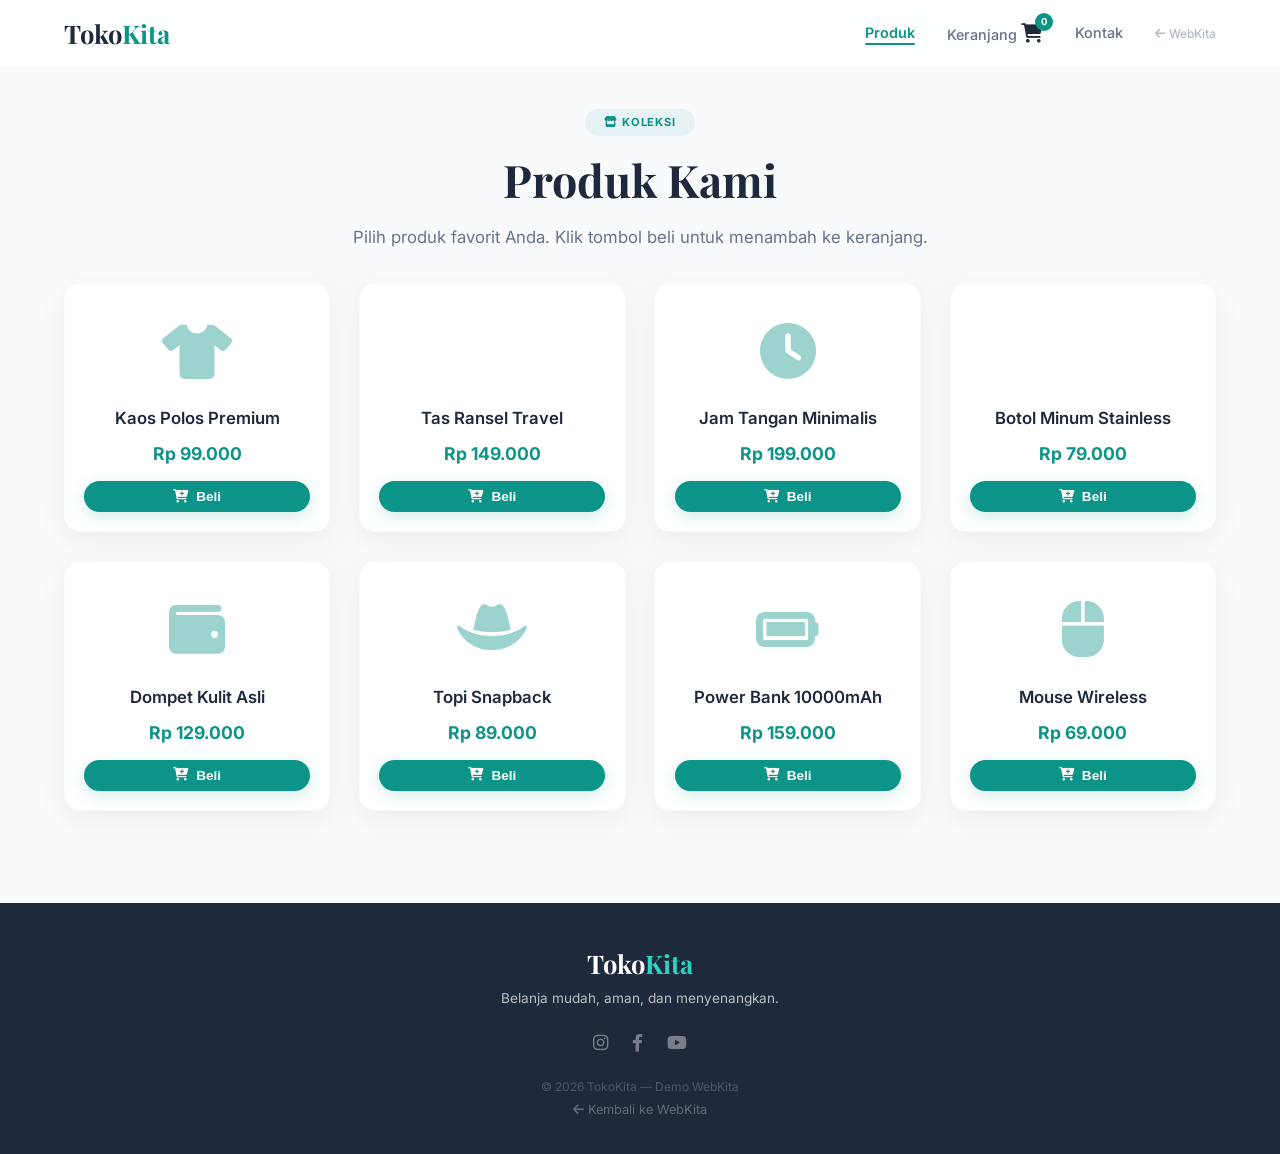
<file: demo-toko.html>
<!DOCTYPE html>
<html lang="id">
<head>
    <meta charset="UTF-8" />
    <meta name="viewport" content="width=device-width, initial-scale=1.0" />
    <title>Demo Toko · WebKita</title>

    <!-- Google Fonts -->
    <link rel="preconnect" href="https://fonts.googleapis.com" />
    <link rel="preconnect" href="https://fonts.gstatic.com" crossorigin />
    <link href="https://fonts.googleapis.com/css2?family=Inter:opsz,wght@14..32,300;14..32,400;14..32,500;14..32,600;14..32,700;14..32,800&family=Playfair+Display:ital,wght@0,700;1,700&display=swap" rel="stylesheet" />

    <!-- Font Awesome -->
    <link rel="stylesheet" href="https://cdnjs.cloudflare.com/ajax/libs/font-awesome/6.0.0-beta3/css/all.min.css" />

    <style>
        /* ============================================
                   VARIABLES (Ganti di sini untuk tema baru)
                ============================================ */
        :root {
            --primary: #0d9488;
            --primary-dark: #0f766e;
            --primary-light: #2dd4bf;
            --bg-body: #f8fafc;
            --bg-card: #ffffff;
            --text-dark: #1e293b;
            --text-muted: #64748b;
            --shadow: 0 8px 30px rgba(0, 0, 0, 0.06);
            --shadow-hover: 0 16px 48px rgba(13, 148, 136, 0.12);
            --radius: 16px;
            --transition: 0.3s cubic-bezier(0.25, 0.46, 0.45, 0.94);
        }

        /* ===== RESET & BASE ===== */
        * {
            margin: 0;
            padding: 0;
            box-sizing: border-box;
        }
        html {
            scroll-behavior: smooth;
        }
        body {
            font-family: 'Inter', sans-serif;
            background: var(--bg-body);
            color: var(--text-dark);
            line-height: 1.6;
        }
        .container {
            max-width: 1200px;
            margin: 0 auto;
            padding: 0 24px;
        }
        section {
            padding: 40px 0 60px;
        }
        a {
            text-decoration: none;
            color: inherit;
        }
        img {
            max-width: 100%;
            display: block;
        }

        /* ===== UTILITY ===== */
        .text-center {
            text-align: center;
        }
        .section-title {
            font-family: 'Playfair Display', serif;
            font-size: clamp(1.8rem, 4vw, 2.8rem);
            font-weight: 700;
            margin-bottom: 0.5rem;
        }
        .section-sub {
            color: var(--text-muted);
            font-size: 1.05rem;
            max-width: 600px;
            margin: 0 auto 2rem auto;
        }
        .badge {
            display: inline-block;
            background: rgba(13, 148, 136, 0.08);
            color: var(--primary);
            font-size: 0.7rem;
            font-weight: 700;
            letter-spacing: 0.08em;
            text-transform: uppercase;
            padding: 0.3rem 1.2rem;
            border-radius: 40px;
            margin-bottom: 0.5rem;
        }

        /* ===== BUTTONS ===== */
        .btn-primary {
            display: inline-flex;
            align-items: center;
            gap: 8px;
            background: var(--primary);
            color: white;
            font-weight: 600;
            padding: 0.75rem 2rem;
            border-radius: 60px;
            border: none;
            cursor: pointer;
            transition: var(--transition);
            box-shadow: 0 4px 16px rgba(13, 148, 136, 0.2);
        }
        .btn-primary:hover {
            background: var(--primary-dark);
            transform: translateY(-2px);
            box-shadow: 0 8px 24px rgba(13, 148, 136, 0.3);
        }
        .btn-outline {
            display: inline-flex;
            align-items: center;
            gap: 8px;
            background: transparent;
            color: var(--text-dark);
            font-weight: 600;
            padding: 0.75rem 2rem;
            border-radius: 60px;
            border: 1.5px solid #e2e8f0;
            cursor: pointer;
            transition: var(--transition);
        }
        .btn-outline:hover {
            border-color: var(--primary);
            color: var(--primary);
            transform: translateY(-2px);
        }
        .btn-small {
            padding: 0.4rem 1.2rem;
            font-size: 0.8rem;
        }
        .btn-danger {
            background: #ef4444;
            color: white;
            border: none;
            padding: 0.3rem 0.8rem;
            border-radius: 40px;
            font-size: 0.75rem;
            cursor: pointer;
            transition: var(--transition);
        }
        .btn-danger:hover {
            background: #dc2626;
        }

        /* ===== NAVBAR ===== */
        .navbar-toko {
            position: sticky;
            top: 0;
            z-index: 100;
            background: rgba(255, 255, 255, 0.85);
            backdrop-filter: blur(16px);
            border-bottom: 1px solid rgba(0, 0, 0, 0.04);
            padding: 0.8rem 0;
        }
        .navbar-toko .container {
            display: flex;
            align-items: center;
            justify-content: space-between;
        }
        .logo-toko {
            font-family: 'Playfair Display', serif;
            font-size: 1.6rem;
            font-weight: 700;
        }
        .logo-toko span {
            color: var(--primary);
        }
        .nav-links-toko {
            display: flex;
            gap: 2rem;
            list-style: none;
            align-items: center;
        }
        .nav-links-toko a {
            font-weight: 500;
            color: var(--text-muted);
            transition: var(--transition);
            font-size: 0.9rem;
            position: relative;
        }
        .nav-links-toko a:hover {
            color: var(--text-dark);
        }
        .nav-links-toko a.active {
            color: var(--primary);
            font-weight: 600;
        }
        .nav-links-toko a.active::after {
            content: '';
            position: absolute;
            bottom: -4px;
            left: 0;
            width: 100%;
            height: 2px;
            background: var(--primary);
            border-radius: 4px;
        }

        /* Cart icon with badge */
        .cart-icon {
            position: relative;
            font-size: 1.2rem;
            color: var(--text-dark);
        }
        .cart-icon .count {
            position: absolute;
            top: -8px;
            right: -10px;
            background: var(--primary);
            color: white;
            font-size: 0.6rem;
            font-weight: 700;
            width: 18px;
            height: 18px;
            border-radius: 50%;
            display: flex;
            align-items: center;
            justify-content: center;
        }

        .nav-toggle-toko {
            display: none;
            flex-direction: column;
            gap: 5px;
            background: transparent;
            border: none;
            cursor: pointer;
        }
        .nav-toggle-toko span {
            width: 28px;
            height: 2.5px;
            background: var(--text-dark);
            border-radius: 4px;
            transition: var(--transition);
        }

        /* ===== PRODUCT GRID (Halaman 1) ===== */
        .product-grid {
            display: grid;
            grid-template-columns: repeat(auto-fill, minmax(220px, 1fr));
            gap: 1.8rem;
            margin-top: 1rem;
        }
        .product-card {
            background: var(--bg-card);
            border-radius: var(--radius);
            padding: 1.5rem 1.2rem 1.2rem;
            box-shadow: var(--shadow);
            border: 1px solid rgba(0, 0, 0, 0.02);
            transition: var(--transition);
            display: flex;
            flex-direction: column;
            text-align: center;
        }
        .product-card:hover {
            transform: translateY(-6px);
            box-shadow: var(--shadow-hover);
            border-color: rgba(13, 148, 136, 0.08);
        }
        .product-card .product-img {
            font-size: 3.5rem;
            color: var(--primary);
            opacity: 0.4;
            margin-bottom: 0.5rem;
        }
        .product-card h4 {
            font-size: 1.05rem;
            font-weight: 600;
            margin-bottom: 0.2rem;
        }
        .product-card .price {
            font-weight: 700;
            font-size: 1.1rem;
            color: var(--primary);
            margin: 0.3rem 0 0.8rem;
        }
        .product-card .btn-primary {
            width: 100%;
            justify-content: center;
            font-size: 0.85rem;
            padding: 0.5rem;
        }

        /* ===== CART PAGE (Halaman 2) ===== */
        .cart-page {
            display: none;
            /* akan ditampilkan via JS */;
        }
        .cart-page.active {
            display: block;
        }
        .cart-table-wrap {
            overflow-x: auto;
            background: white;
            border-radius: var(--radius);
            box-shadow: var(--shadow);
            padding: 1rem;
        }
        .cart-table {
            width: 100%;
            border-collapse: collapse;
            font-size: 0.95rem;
        }
        .cart-table th {
            text-align: left;
            padding: 0.8rem 0.5rem;
            border-bottom: 2px solid #f1f5f9;
            font-weight: 600;
            color: var(--text-muted);
            font-size: 0.8rem;
            text-transform: uppercase;
            letter-spacing: 0.04em;
        }
        .cart-table td {
            padding: 0.8rem 0.5rem;
            border-bottom: 1px solid #f1f5f9;
            vertical-align: middle;
        }
        .cart-table .item-name {
            font-weight: 500;
        }
        .cart-table .item-price {
            font-weight: 600;
        }
        .cart-table .item-qty {
            display: flex;
            align-items: center;
            gap: 0.5rem;
        }
        .cart-table .item-qty button {
            width: 28px;
            height: 28px;
            border-radius: 50%;
            border: 1px solid #e2e8f0;
            background: white;
            cursor: pointer;
            font-weight: 700;
            transition: var(--transition);
        }
        .cart-table .item-qty button:hover {
            background: var(--primary);
            color: white;
            border-color: var(--primary);
        }
        .cart-table .item-qty span {
            min-width: 24px;
            text-align: center;
            font-weight: 600;
        }
        .cart-total {
            display: flex;
            justify-content: flex-end;
            padding: 1.5rem 0.5rem 0;
            font-size: 1.2rem;
            font-weight: 700;
            gap: 2rem;
            border-top: 2px solid #f1f5f9;
            margin-top: 0.5rem;
        }
        .cart-actions {
            display: flex;
            gap: 1rem;
            justify-content: flex-end;
            margin-top: 1rem;
            flex-wrap: wrap;
        }
        .cart-empty {
            text-align: center;
            padding: 3rem 1rem;
            color: var(--text-muted);
        }
        .cart-empty i {
            font-size: 4rem;
            opacity: 0.2;
            margin-bottom: 1rem;
            display: block;
        }

        /* ===== CONTACT PAGE (Halaman 3) ===== */
        .contact-page {
            display: none;
        }
        .contact-page.active {
            display: block;
        }
        .contact-grid {
            display: grid;
            grid-template-columns: 1fr 1fr;
            gap: 3rem;
            align-items: start;
        }
        .contact-info h3 {
            font-family: 'Playfair Display', serif;
            font-size: 1.8rem;
            margin-bottom: 0.5rem;
        }
        .contact-info p {
            color: var(--text-muted);
            margin-bottom: 1.5rem;
        }
        .contact-info .detail {
            display: flex;
            align-items: center;
            gap: 1rem;
            margin-bottom: 0.6rem;
        }
        .contact-info .detail i {
            width: 24px;
            color: var(--primary);
        }
        .contact-form-toko {
            background: white;
            padding: 2rem;
            border-radius: var(--radius);
            box-shadow: var(--shadow);
        }
        .contact-form-toko .form-group {
            margin-bottom: 1.2rem;
        }
        .contact-form-toko label {
            display: block;
            font-size: 0.8rem;
            font-weight: 600;
            color: var(--text-muted);
            margin-bottom: 0.2rem;
        }
        .contact-form-toko input,
        .contact-form-toko textarea {
            width: 100%;
            padding: 0.8rem 1.2rem;
            border: 1px solid #e2e8f0;
            border-radius: 12px;
            font-family: 'Inter', sans-serif;
            font-size: 0.95rem;
            transition: var(--transition);
            background: var(--bg-body);
        }
        .contact-form-toko input:focus,
        .contact-form-toko textarea:focus {
            outline: none;
            border-color: var(--primary);
            box-shadow: 0 0 0 3px rgba(13, 148, 136, 0.08);
        }
        .contact-form-toko textarea {
            min-height: 120px;
            resize: vertical;
        }
        .contact-form-toko .form-success {
            display: none;
            margin-top: 1rem;
            color: var(--primary);
            text-align: center;
            font-weight: 500;
        }
        .contact-form-toko .form-success.show {
            display: block;
        }

        /* ===== FOOTER ===== */
        .footer-toko {
            background: var(--text-dark);
            color: rgba(255, 255, 255, 0.7);
            padding: 2.5rem 0 2rem;
            margin-top: 2rem;
            text-align: center;
        }
        .footer-toko .logo-foot {
            font-family: 'Playfair Display', serif;
            font-size: 1.6rem;
            font-weight: 700;
            color: white;
        }
        .footer-toko .logo-foot span {
            color: var(--primary-light);
        }
        .footer-toko p {
            font-size: 0.85rem;
            margin-top: 0.3rem;
        }
        .footer-toko .socials {
            display: flex;
            justify-content: center;
            gap: 1.5rem;
            margin: 1.2rem 0;
        }
        .footer-toko .socials a {
            color: rgba(255, 255, 255, 0.4);
            font-size: 1.1rem;
            transition: var(--transition);
        }
        .footer-toko .socials a:hover {
            color: white;
            transform: translateY(-2px);
        }
        .footer-toko .back-link {
            color: rgba(255, 255, 255, 0.3);
            font-size: 0.8rem;
            transition: var(--transition);
        }
        .footer-toko .back-link:hover {
            color: white;
        }

        /* ===== PAGE NAVIGATION (tampilkan/sembunyikan) ===== */
        .page {
            display: none;
        }
        .page.active {
            display: block;
        }

        /* ===== RESPONSIVE ===== */
        @media (max-width: 900px) {
            .nav-links-toko {
                display: none;
                flex-direction: column;
                position: absolute;
                top: 100%;
                left: 0;
                right: 0;
                background: white;
                padding: 2rem 1.5rem;
                gap: 1.5rem;
                box-shadow: 0 20px 40px rgba(0, 0, 0, 0.05);
                border-radius: 0 0 var(--radius) var(--radius);
            }
            .nav-links-toko.open {
                display: flex;
            }
            .nav-toggle-toko {
                display: flex;
            }
            .contact-grid {
                grid-template-columns: 1fr;
            }
            .product-grid {
                grid-template-columns: repeat(auto-fill, minmax(160px, 1fr));
                gap: 1rem;
            }
            .cart-table-wrap {
                padding: 0.5rem;
            }
            .cart-table th,
            .cart-table td {
                padding: 0.5rem 0.3rem;
                font-size: 0.85rem;
            }
            .cart-table .item-qty button {
                width: 24px;
                height: 24px;
                font-size: 0.8rem;
            }
            .cart-total {
                flex-direction: column;
                gap: 0.5rem;
                align-items: flex-end;
            }
        }
        @media (max-width: 480px) {
            .product-grid {
                grid-template-columns: 1fr 1fr;
                gap: 0.8rem;
            }
            .product-card {
                padding: 1rem 0.8rem;
            }
            .product-card .product-img {
                font-size: 2.5rem;
            }
            .product-card h4 {
                font-size: 0.9rem;
            }
            .product-card .price {
                font-size: 0.95rem;
            }
            .product-card .btn-primary {
                font-size: 0.75rem;
                padding: 0.4rem;
            }
            .contact-form-toko {
                padding: 1.2rem;
            }
        }
    </style>
</head>

<body>

    <!-- ==========================================
    NAVBAR
    ========================================== -->
    <nav class="navbar-toko" id="navbarToko">
        <div class="container">
            <a href="#" class="logo-toko">Toko<span>Kita</span></a>

            <ul class="nav-links-toko" id="navLinksToko">
                <li><a href="#" class="active" data-page="products">Produk</a></li>
                <li><a href="#" data-page="cart">Keranjang <span class="cart-icon"><i class="fas fa-shopping-cart"></i><span class="count" id="cartCount">0</span></span></a></li>
                <li><a href="#" data-page="contact">Kontak</a></li>
                <li><a href="index.html" style="font-size:0.75rem; opacity:0.5;"><i class="fas fa-arrow-left"></i> WebKita</a></li>
            </ul>

            <button class="nav-toggle-toko" id="navToggleToko">
                <span></span><span></span><span></span>
            </button>
        </div>
    </nav>

    <!-- ==========================================
    HALAMAN 1: PRODUK
    ========================================== -->
    <section class="page active" id="page-products">
        <div class="container">
            <div class="text-center">
                <span class="badge"><i class="fas fa-store"></i> Koleksi</span>
                <h2 class="section-title">Produk Kami</h2>
                <p class="section-sub">Pilih produk favorit Anda. Klik tombol beli untuk menambah ke keranjang.</p>
            </div>

            <div class="product-grid" id="productGrid">
                <!-- Produk akan diisi JavaScript -->
            </div>
        </div>
    </section>

    <!-- ==========================================
    HALAMAN 2: KERANJANG
    ========================================== -->
    <section class="page" id="page-cart">
        <div class="container">
            <div class="text-center">
                <span class="badge"><i class="fas fa-shopping-cart"></i> Keranjang</span>
                <h2 class="section-title">Keranjang Belanja</h2>
                <p class="section-sub">Tinjau produk yang sudah Anda pilih.</p>
            </div>

            <div class="cart-table-wrap">
                <div id="cartContent">
                    <!-- Akan diisi JavaScript -->
                </div>
            </div>

            <div class="cart-actions">
                <button class="btn-outline" id="clearCartBtn"><i class="fas fa-trash"></i> Kosongkan</button>
                <a href="#page-products" class="btn-outline" id="continueShopping"><i class="fas fa-arrow-left"></i> Lanjut Belanja</a>
                <button class="btn-primary" id="checkoutBtn"><i class="fas fa-whatsapp"></i> Checkout via WhatsApp</button>
            </div>
        </div>
    </section>

    <!-- ==========================================
    HALAMAN 3: KONTAK
    ========================================== -->
    <section class="page" id="page-contact">
        <div class="container">
            <div class="text-center">
                <span class="badge"><i class="fas fa-phone"></i> Hubungi</span>
                <h2 class="section-title">Kontak Kami</h2>
                <p class="section-sub">Ada pertanyaan? Silakan hubungi kami.</p>
            </div>

            <div class="contact-grid">
                <div class="contact-info">
                    <h3>Kami siap membantu</h3>
                    <p>Senin–Jumat, 09.00–17.00 WIB</p>
                    <div class="detail"><i class="fas fa-store"></i> <span>TokoKita, Jl. Raya No. 123, Jakarta</span></div>
                    <div class="detail"><i class="fas fa-phone"></i> <span>+62 812 3456 7890</span></div>
                    <div class="detail"><i class="fas fa-envelope"></i> <span>info@tokokita.com</span></div>
                    <div class="detail"><i class="fab fa-whatsapp"></i> <span>+62 812 3456 7890</span></div>
                </div>

                <div class="contact-form-toko">
                    <form id="contactFormToko">
                        <div class="form-group">
                            <label for="contactName">Nama</label>
                            <input type="text" id="contactName" placeholder="Nama Anda" required />
                        </div>
                        <div class="form-group">
                            <label for="contactEmail">Email</label>
                            <input type="email" id="contactEmail" placeholder="email@contoh.com" required />
                        </div>
                        <div class="form-group">
                            <label for="contactMessage">Pesan</label>
                            <textarea id="contactMessage" placeholder="Tulis pesan Anda..." required></textarea>
                        </div>
                        <button type="submit" class="btn-primary" style="width:100%; justify-content:center;">
                            <i class="fas fa-paper-plane"></i> Kirim Pesan
                        </button>
                        <div class="form-success" id="contactSuccess">✓ Pesan terkirim! Kami akan merespon segera.</div>
                    </form>
                </div>
            </div>
        </div>
    </section>

    <!-- ==========================================
    FOOTER
    ========================================== -->
    <footer class="footer-toko">
        <div class="container">
            <div class="logo-foot">Toko<span>Kita</span></div>
            <p>Belanja mudah, aman, dan menyenangkan.</p>
            <div class="socials">
                <a href="#"><i class="fab fa-instagram"></i></a>
                <a href="#"><i class="fab fa-facebook-f"></i></a>
                <a href="#"><i class="fab fa-youtube"></i></a>
            </div>
            <p style="font-size:0.75rem; opacity:0.3;">&copy; 2026 TokoKita — Demo WebKita</p>
            <a href="index.html" class="back-link"><i class="fas fa-arrow-left"></i> Kembali ke WebKita</a>
        </div>
    </footer>

    <!-- ==========================================
    JAVASCRIPT
    ========================================== -->
    <script>
        // ============================================
        // 1. DATA PRODUK
        // ============================================
        const products = [{
            id: 1,
            name: 'Kaos Polos Premium',
            price: 99000,
            icon: 'fa-tshirt',
            category: 'Fashion'
        }, {
            id: 2,
            name: 'Tas Ransel Travel',
            price: 149000,
            icon: 'fa-bag-backpack',
            category: 'Aksesoris'
        }, {
            id: 3,
            name: 'Jam Tangan Minimalis',
            price: 199000,
            icon: 'fa-clock',
            category: 'Aksesoris'
        }, {
            id: 4,
            name: 'Botol Minum Stainless',
            price: 79000,
            icon: 'fa-bottle-water',
            category: 'Perlengkapan'
        }, {
            id: 5,
            name: 'Dompet Kulit Asli',
            price: 129000,
            icon: 'fa-wallet',
            category: 'Aksesoris'
        }, {
            id: 6,
            name: 'Topi Snapback',
            price: 89000,
            icon: 'fa-hat-cowboy',
            category: 'Fashion'
        }, {
            id: 7,
            name: 'Power Bank 10000mAh',
            price: 159000,
            icon: 'fa-battery-full',
            category: 'Elektronik'
        }, {
            id: 8,
            name: 'Mouse Wireless',
            price: 69000,
            icon: 'fa-computer-mouse',
            category: 'Elektronik'
        }];

        // ============================================
        // 2. STATE KERANJANG
        // ============================================
        let cart = []; // Array { id, name, price, qty }

        // ============================================
        // 3. RENDER PRODUK
        // ============================================
        function renderProducts() {
            const grid = document.getElementById('productGrid');
            grid.innerHTML = products.map(p => `
                        <div class="product-card" data-id="${p.id}">
                            <div class="product-img"><i class="fas ${p.icon}"></i></div>
                            <h4>${p.name}</h4>
                            <div class="price">Rp ${p.price.toLocaleString('id-ID')}</div>
                            <button class="btn-primary add-to-cart" data-id="${p.id}">
                                <i class="fas fa-cart-plus"></i> Beli
                            </button>
                        </div>
                    `).join('');

            // Event listener untuk tombol beli
            document.querySelectorAll('.add-to-cart').forEach(btn => {
                btn.addEventListener('click', function() {
                    const id = parseInt(this.dataset.id);
                    addToCart(id);
                });
            });
        }

        // ============================================
        // 4. FUNGSI KERANJANG
        // ============================================
        function addToCart(productId) {
            const product = products.find(p => p.id === productId);
            if (!product) return;

            const existing = cart.find(item => item.id === productId);
            if (existing) {
                existing.qty += 1;
            } else {
                cart.push({ ...product, qty: 1 });
            }
            updateCartUI();
            showToast(`${product.name} ditambahkan ke keranjang!`);
        }

        function removeFromCart(productId) {
            cart = cart.filter(item => item.id !== productId);
            updateCartUI();
        }

        function changeQty(productId, delta) {
            const item = cart.find(i => i.id === productId);
            if (!item) return;
            item.qty += delta;
            if (item.qty <= 0) {
                removeFromCart(productId);
            } else {
                updateCartUI();
            }
        }

        function clearCart() {
            if (cart.length === 0) return;
            if (confirm('Kosongkan semua produk di keranjang?')) {
                cart = [];
                updateCartUI();
                showToast('Keranjang telah dikosongkan.');
            }
        }

        function getTotal() {
            return cart.reduce((sum, item) => sum + item.price * item.qty, 0);
        }

        function getTotalItems() {
            return cart.reduce((sum, item) => sum + item.qty, 0);
        }

        // ============================================
        // 5. UPDATE UI KERANJANG
        // ============================================
        function updateCartUI() {
            // Update badge di navbar
            const countEl = document.getElementById('cartCount');
            const totalItems = getTotalItems();
            countEl.textContent = totalItems;

            // Render tabel keranjang
            const container = document.getElementById('cartContent');

            if (cart.length === 0) {
                container.innerHTML = `
                            <div class="cart-empty">
                                <i class="fas fa-shopping-cart"></i>
                                <h3>Keranjang kosong</h3>
                                <p style="color: var(--text-muted);">Yuk, tambahkan produk favorit Anda.</p>
                                <a href="#page-products" class="btn-primary" style="margin-top:1rem; display:inline-flex;">
                                    <i class="fas fa-arrow-left"></i> Mulai Belanja
                                </a>
                            </div>
                        `;
                return;
            }

            let html = `
                        <table class="cart-table">
                            <thead>
                                <tr>
                                    <th>Produk</th>
                                    <th>Harga</th>
                                    <th>Jumlah</th>
                                    <th>Subtotal</th>
                                    <th></th>
                                </tr>
                            </thead>
                            <tbody>
                        `;

            cart.forEach(item => {
                const subtotal = item.price * item.qty;
                html += `
                            <tr>
                                <td class="item-name">${item.name}</td>
                                <td class="item-price">Rp ${item.price.toLocaleString('id-ID')}</td>
                                <td>
                                    <div class="item-qty">
                                        <button class="qty-minus" data-id="${item.id}">−</button>
                                        <span>${item.qty}</span>
                                        <button class="qty-plus" data-id="${item.id}">+</button>
                                    </div>
                                </td>
                                <td>Rp ${subtotal.toLocaleString('id-ID')}</td>
                                <td><button class="btn-danger remove-item" data-id="${item.id}">Hapus</button></td>
                            </tr>
                        `;
            });

            html += `
                            </tbody>
                        </table>
                        <div class="cart-total">
                            <span>Total</span>
                            <span style="color: var(--primary);">Rp ${getTotal().toLocaleString('id-ID')}</span>
                        </div>
                    `;

            container.innerHTML = html;

            // Event listener untuk tombol qty
            document.querySelectorAll('.qty-plus').forEach(btn => {
                btn.addEventListener('click', function() {
                    changeQty(parseInt(this.dataset.id), 1);
                });
            });
            document.querySelectorAll('.qty-minus').forEach(btn => {
                btn.addEventListener('click', function() {
                    changeQty(parseInt(this.dataset.id), -1);
                });
            });
            document.querySelectorAll('.remove-item').forEach(btn => {
                btn.addEventListener('click', function() {
                    if (confirm('Hapus produk ini?')) {
                        removeFromCart(parseInt(this.dataset.id));
                    }
                });
            });
        }

        // ============================================
        // 6. TOAST NOTIFIKASI
        // ============================================
        function showToast(message) {
            // Buat elemen toast sederhana
            const toast = document.createElement('div');
            toast.style.cssText = `
                        position: fixed; bottom: 100px; left: 50%; transform: translateX(-50%);
                        background: var(--text-dark); color: white; padding: 0.8rem 2rem;
                        border-radius: 60px; font-weight: 500; z-index: 999;
                        box-shadow: 0 8px 30px rgba(0,0,0,0.2);
                        animation: fadeInUp 0.3s ease;
                        font-family: 'Inter', sans-serif;
                        font-size: 0.9rem;
                        max-width: 90%;
                        text-align: center;
                    `;
            toast.textContent = message;
            document.body.appendChild(toast);

            setTimeout(() => {
                toast.style.opacity = '0';
                toast.style.transition = 'opacity 0.3s';
                setTimeout(() => toast.remove(), 300);
            }, 2500);
        }

        // Tambahkan keyframe animasi
        const styleToast = document.createElement('style');
        styleToast.textContent = `
                    @keyframes fadeInUp {
                        from { opacity: 0; transform: translateX(-50%) translateY(20px); }
                        to { opacity: 1; transform: translateX(-50%) translateY(0); }
                    }
                `;
        document.head.appendChild(styleToast);

        // ============================================
        // 7. CHECKOUT VIA WHATSAPP
        // ============================================
        function checkoutWhatsApp() {
            if (cart.length === 0) {
                showToast('Keranjang kosong. Tambahkan produk dulu!');
                return;
            }

            // Ganti dengan nomor WhatsApp Anda
            const WA_NUMBER = '6281234567890';

            let message = 'Halo TokoKita! Saya ingin memesan produk berikut:%0A%0A';
            cart.forEach(item => {
                message += `- ${item.name} x${item.qty} = Rp ${(item.price * item.qty).toLocaleString('id-ID')}%0A`;
            });
            message += `%0ATotal: Rp ${getTotal().toLocaleString('id-ID')}%0A%0ATolong infokan cara pembayaran dan pengiriman. Terima kasih.`;

            const url = `https://wa.me/${WA_NUMBER}?text=${encodeURIComponent(message)}`;
            window.open(url, '_blank');
        }

        // ============================================
        // 8. NAVIGASI HALAMAN
        // ============================================
        function navigateTo(pageId) {
            // Sembunyikan semua halaman
            document.querySelectorAll('.page').forEach(p => p.classList.remove('active'));
            // Tampilkan halaman tujuan
            const target = document.getElementById(pageId);
            if (target) target.classList.add('active');

            // Update class active pada nav link
            document.querySelectorAll('.nav-links-toko a[data-page]').forEach(link => {
                link.classList.toggle('active', link.dataset.page === pageId.replace('page-', ''));
            });

            // Tutup mobile nav
            document.getElementById('navLinksToko').classList.remove('open');
        }

        // Event listener untuk link nav
        document.querySelectorAll('.nav-links-toko a[data-page]').forEach(link => {
            link.addEventListener('click', function(e) {
                e.preventDefault();
                const page = this.dataset.page;
                navigateTo('page-' + page);
                // Jika ke halaman cart, update UI
                if (page === 'cart') updateCartUI();
            });
        });

        // Tombol "Lanjut Belanja" di cart
        document.getElementById('continueShopping').addEventListener('click', function(e) {
            e.preventDefault();
            navigateTo('page-products');
        });

        // Tombol kosongkan keranjang
        document.getElementById('clearCartBtn').addEventListener('click', clearCart);

        // Tombol checkout
        document.getElementById('checkoutBtn').addEventListener('click', checkoutWhatsApp);

        // ============================================
        // 9. FORM KONTAK (simulasi)
        // ============================================
        document.getElementById('contactFormToko').addEventListener('submit', function(e) {
            e.preventDefault();
            const success = document.getElementById('contactSuccess');
            success.classList.add('show');
            this.reset();
            setTimeout(() => success.classList.remove('show'), 4000);
        });

        // ============================================
        // 10. MOBILE TOGGLE
        // ============================================
        const toggleBtn = document.getElementById('navToggleToko');
        const navLinks = document.getElementById('navLinksToko');
        toggleBtn.addEventListener('click', () => {
            navLinks.classList.toggle('open');
        });

        // Tutup nav saat link diklik
        document.querySelectorAll('.nav-links-toko a').forEach(link => {
            link.addEventListener('click', () => {
                navLinks.classList.remove('open');
            });
        });

        // ============================================
        // 11. INISIALISASI
        // ============================================
        renderProducts();
        updateCartUI();

        // Jika ada hash di URL, buka halaman sesuai (misal #cart)
        if (window.location.hash) {
            const hash = window.location.hash.replace('#', '');
            if (['products', 'cart', 'contact'].includes(hash)) {
                navigateTo('page-' + hash);
                if (hash === 'cart') updateCartUI();
            }
        }

        console.log('🛒 Demo Toko siap digunakan!');
        console.log('📦 Produk:', products.length, 'item');
        console.log('💬 WhatsApp terintegrasi untuk checkout.');
    </script>

</body>
</html>
</file>
